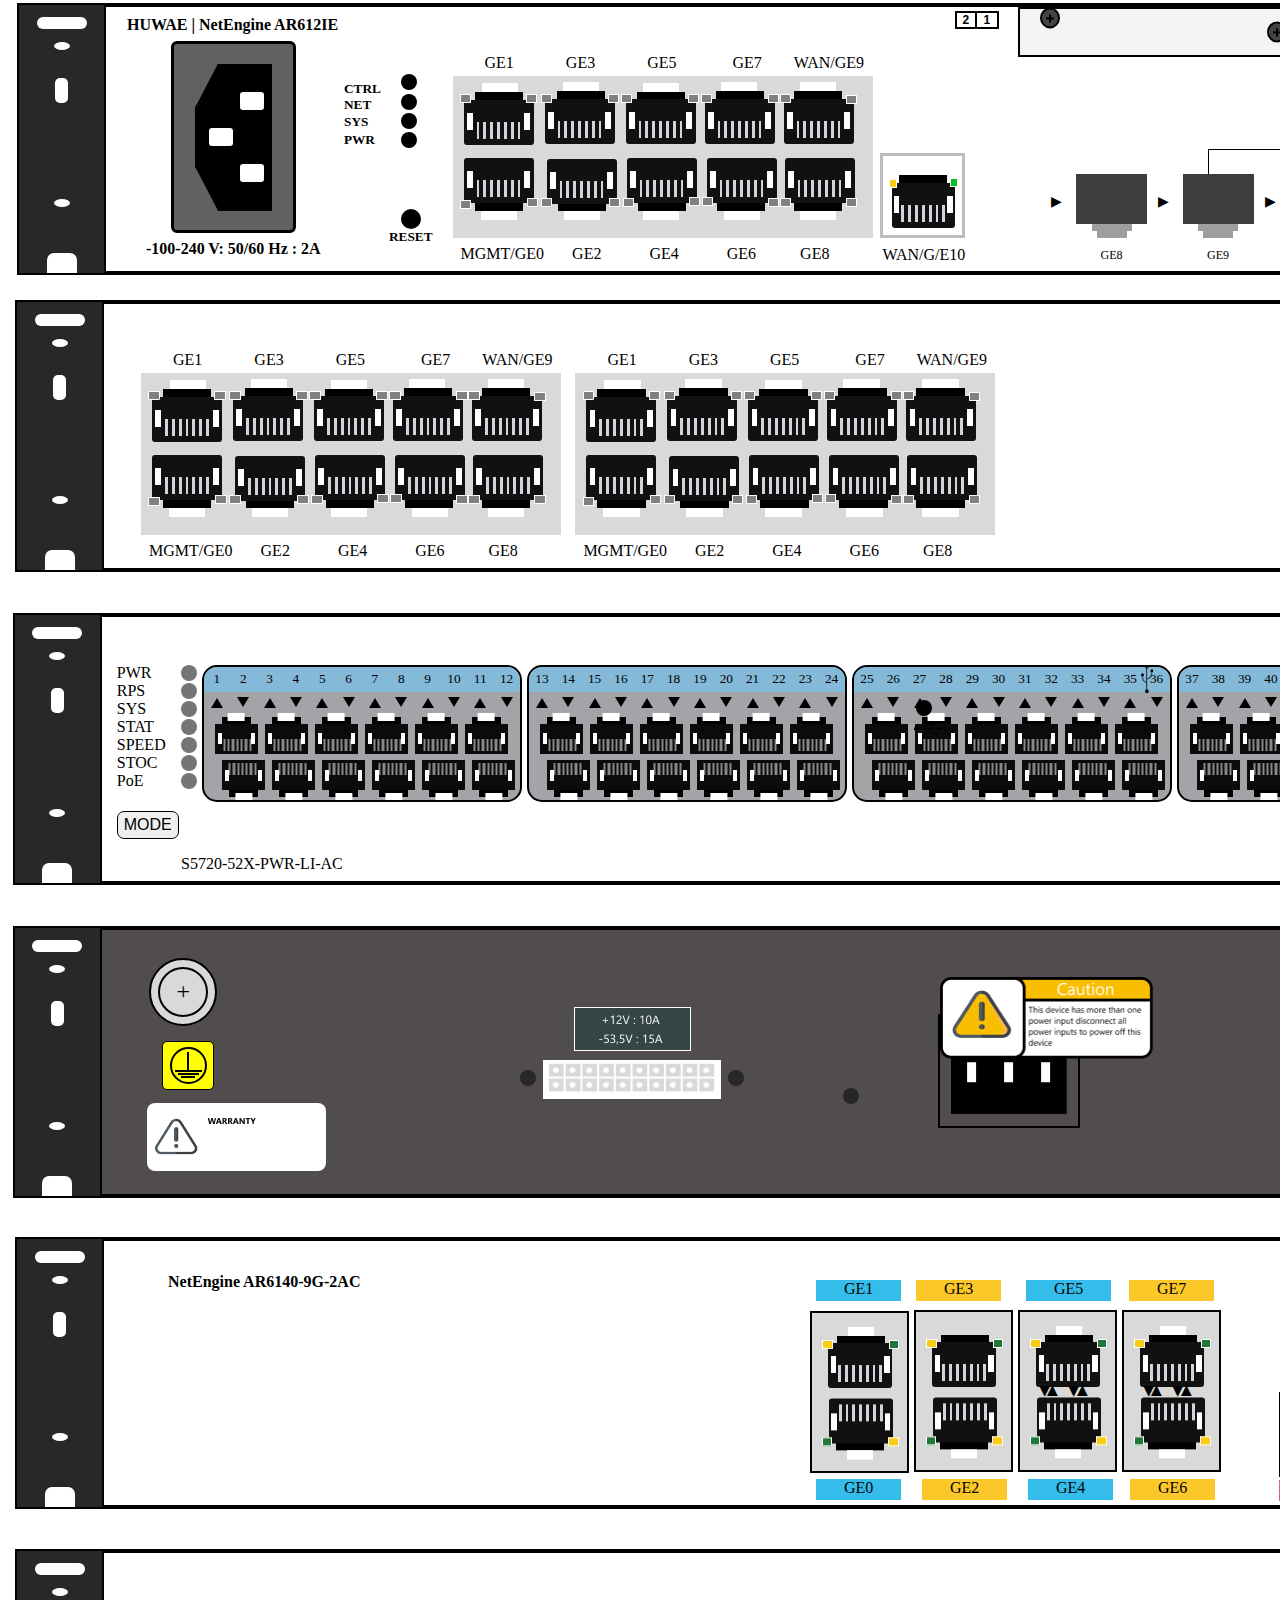
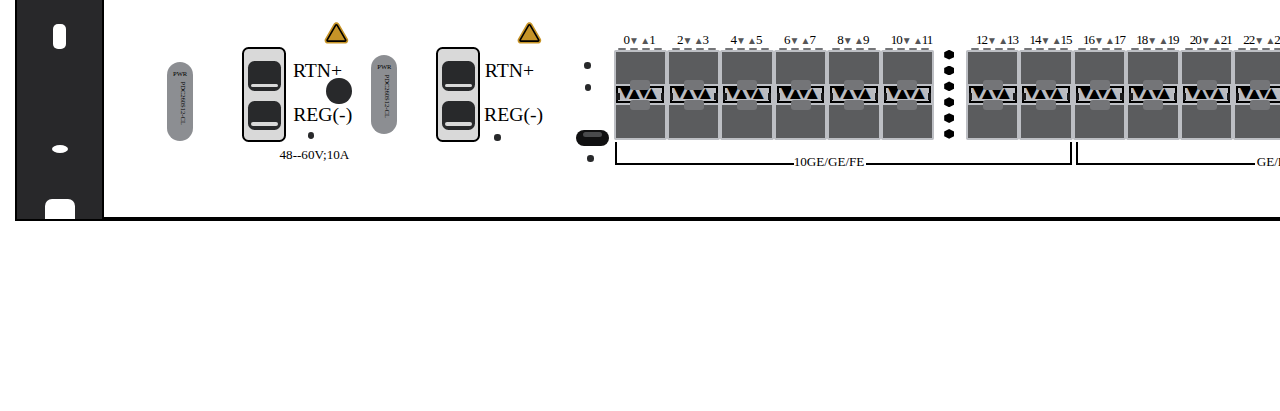
<file: AR6121E/index.html>
<!DOCTYPE html>
<html lang="en">

<head>
    <meta charset="UTF-8">
    <meta name="viewport" content="width=device-width, initial-scale=1.0">
    <title>Document</title>
    <link rel="stylesheet" href="index.css">
</head>

<body>

    <!-- -------------------------------assi1--------------------------------------------------- -->
    <div class="AE121-pro1">
        <div class="AE121-left-pro1">
            <div class="left-box-pro1">
                <div class="left-top-pro1">
                    <div class="left-inr-top-pro1"></div>
                    <span class="small-div-pro1"></span>
                    <div class="left-inr-bottom-pro1"></div>
                </div>
                <div class="left-bottom-pro1">
                    <span class="small-div-pro1"></span>
                    <div class="left-last-bottom-pro1"></div>
                </div>
            </div>
        </div>
        <div class="AR121-header-pro1">

            <div class="AR121-section1-pro1">
                <h5 class="AR121-heading121-pro1">HUWAE | NetEngine AR612IE</h5>
                <div class="AR121-section11-pro1">
                    <div class="AR121-innersec111-pro1">
                        <span class="AR121-subsec1-pro1"></span>
                        <span class="AR121-subsec2-pro1"></span>
                        <span class="AR121-subsec3-pro1"></span>
                    </div>
                </div>
                <h5 class="AR121-heading1211-pro1">-100-240 V: 50/60 Hz : 2A</h5>
            </div>

            <div class="AR121-section2-pro1">
                <h5 class="section2-text1">PWR</h5> <span class="AR121-section21"></span>
                <h5 class="section2-text2">SYS</h5> <span class="AR121-section22"></span>
                <h5 class="section2-text3">NET</h5> <span class="AR121-section23"></span>
                <h5 class="section2-text4">CTRL</h5> <span class="AR121-section24"></span>
                <h5 class="section2-text5">RESET</h5> <span class="AR121-section25"></span>
            </div>

            <div class="AE121-Main3-pro1">
                <div class="AR121-section3-pro1">
                    <div class="AE121-name1-pro1">&nbsp;&nbsp;&nbsp;&nbsp;&nbsp;&nbsp;&nbsp;&nbsp;GE1
                        &nbsp;&nbsp;&nbsp;&nbsp;&nbsp;&nbsp;&nbsp;&nbsp;&nbsp;&nbsp;&nbsp;&nbsp;GE3
                        &nbsp;&nbsp;&nbsp;&nbsp;&nbsp;&nbsp;&nbsp;&nbsp;&nbsp;&nbsp;&nbsp;&nbsp;GE5
                        &nbsp;&nbsp;&nbsp;&nbsp;&nbsp;&nbsp;&nbsp;&nbsp;&nbsp;&nbsp;&nbsp;&nbsp;
                        GE7&nbsp;&nbsp;&nbsp;&nbsp;&nbsp;&nbsp;&nbsp;&nbsp;WAN/GE9
                    </div>
                    <div class="AR121-sec3head-pro1">
                        <span class="ae-whitekbox11-pro1"></span>
                        <span class="ae-blackbox11-pro1"></span>
                        <span class="led-gray11-pro1"></span>
                        <span class="led-green11-pro1"></span>
                        <div class="ae-port11-pro1">
                            <div class="ae-pins11-pro1">
                                <span class="ae-side-pin11-pro1"></span>
                                <span></span><span></span><span></span>
                                <span></span><span></span><span></span><span></span>
                                <span class="ae-side-pin11-pro1"></span>
                            </div>
                        </div>


                        <span class="ae-whitekbox12-pro1"></span>
                        <span class="ae-blackbox12-pro1"></span>
                        <span class="led-gray12-pro1"></span>
                        <span class="led-green12-pro1"></span>
                        <div class="ae-port12-pro1">
                            <div class="ae-pins12-pro1">
                                <span class="ae-side-pin12-pro1"></span>
                                <span></span><span></span><span></span>
                                <span></span><span></span><span></span><span></span>
                                <span class="ae-side-pin12-pro1"></span>
                            </div>
                        </div>



                        <span class="ae-whitekbox13-pro1"></span>
                        <span class="ae-blackbox13-pro1"></span>
                        <span class="led-gray13-pro1"></span>
                        <span class="led-green13-pro1"></span>
                        <div class="ae-port13-pro1">
                            <div class="ae-pins13-pro1">
                                <span class="ae-side-pin13-pro1"></span>
                                <span></span><span></span><span></span>
                                <span></span><span></span><span></span><span></span>
                                <span class="ae-side-pin13-pro1"></span>
                            </div>
                        </div>



                        <span class="ae-whitekbox14-pro1"></span>
                        <span class="ae-blackbox14-pro1"></span>
                        <span class="led-gray14-pro1"></span>
                        <span class="led-green14-pro1"></span>
                        <div class="ae-port14-pro1">
                            <div class="ae-pins14-pro1">
                                <span class="ae-side-pin14-pro1"></span>
                                <span></span><span></span><span></span>
                                <span></span><span></span><span></span><span></span>
                                <span class="ae-side-pin14-pro1"></span>
                            </div>
                        </div>

                        <span class="ae-whitekbox15-pro1"></span>
                        <span class="ae-blackbox15-pro1"></span>
                        <span class="led-gray15-pro1"></span>
                        <span class="led-green15-pro1"></span>
                        <div class="ae-port15-pro1">
                            <div class="ae-pins15-pro1">
                                <span class="ae-side-pin15-pro1"></span>
                                <span></span><span></span><span></span>
                                <span></span><span></span><span></span><span></span>
                                <span class="ae-side-pin15-pro1"></span>
                            </div>
                        </div>


                        <span class="ae-whitekbox16-pro1"></span>
                        <span class="ae-blackbox16-pro1"></span>
                        <span class="led-gray16-pro1"></span>
                        <span class="led-green16-pro1"></span>
                        <div class="ae-port16-pro1">
                            <div class="ae-pins16-pro1">
                                <span class="ae-side-pin16-pro1"></span>
                                <span></span><span></span><span></span>
                                <span></span><span></span><span></span><span></span>
                                <span class="ae-side-pin16-pro1"></span>
                            </div>
                        </div>



                        <span class="ae-whitekbox17-pro1"></span>
                        <span class="ae-blackbox17-pro1"></span>
                        <span class="led-gray17-pro1"></span>
                        <span class="led-green17-pro1"></span>
                        <div class="ae-port17-pro1">
                            <div class="ae-pins17-pro1">
                                <span class="ae-side-pin17-pro1"></span>
                                <span></span><span></span><span></span>
                                <span></span><span></span><span></span><span></span>
                                <span class="ae-side-pin17-pro1"></span>
                            </div>
                        </div>



                        <span class="ae-whitekbox18-pro1"></span>
                        <span class="ae-blackbox18-pro1"></span>
                        <span class="led-gray18-pro1"></span>
                        <span class="led-green18-pro1"></span>
                        <div class="ae-port18-pro1">
                            <div class="ae-pins18-pro1">
                                <span class="ae-side-pin18-pro1"></span>
                                <span></span><span></span><span></span>
                                <span></span><span></span><span></span><span></span>
                                <span class="ae-side-pin18-pro1"></span>
                            </div>
                        </div>


                        <span class="ae-whitekbox19-pro1"></span>
                        <span class="ae-blackbox19-pro1"></span>
                        <span class="led-gray19-pro1"></span>
                        <span class="led-green19-pro1"></span>
                        <div class="ae-port19-pro1">
                            <div class="ae-pins19-pro1">
                                <span class="ae-side-pin19-pro1"></span>
                                <span></span><span></span><span></span>
                                <span></span><span></span><span></span><span></span>
                                <span class="ae-side-pin19-pro1"></span>
                            </div>
                        </div>


                        <span class="ae-whitekbox20-pro1"></span>
                        <span class="ae-blackbox20-pro1"></span>
                        <span class="led-gray20-pro1"></span>
                        <span class="led-green20-pro1"></span>
                        <div class="ae-port20-pro1">
                            <div class="ae-pins20-pro1">
                                <span class="ae-side-pin20-pro1"></span>
                                <span></span><span></span><span></span>
                                <span></span><span></span><span></span><span></span>
                                <span class="ae-side-pin20-pro1"></span>
                            </div>
                        </div>


                    </div>
                    <div class="AE121-name2-pro1">&nbsp;&nbsp;MGMT/GE0 &nbsp;&nbsp;&nbsp;&nbsp;&nbsp;
                        GE2&nbsp;&nbsp; &nbsp;&nbsp;&nbsp;&nbsp;&nbsp;&nbsp;&nbsp;&nbsp;
                        GE4 &nbsp;&nbsp;&nbsp;&nbsp;&nbsp;&nbsp;&nbsp;&nbsp;&nbsp;&nbsp;&nbsp;GE6&nbsp;&nbsp;
                        &nbsp;&nbsp;&nbsp;&nbsp;&nbsp;&nbsp;&nbsp;&nbsp;GE8</div>
                </div>
            </div>

            <div class="AR121-sec3foot-pro1">
                <div class="ethernet-box-pro1">
                    <span class="ae-blackbox-pro1"></span>
                    <span class="led-yellow-pro1"></span>
                    <span class="led-green-pro1"></span>
                    <div class="ae-port-pro1">
                        <div class="ae-pins-pro1">
                            <span class="ae-side-pin21-pro1"></span>
                            <span></span><span></span><span></span>
                            <span></span><span></span><span></span><span></span>
                            <span class="ae-side-pin22-pro1"></span>
                        </div>
                    </div>
                </div>
                <div class="AE121-name3-pro1">WAN/G/E10</div>
            </div>

            <div class="AE212-box121-pro1">
                <span class="Ae121-innerbox122-pro1">2</span>
                <span class="Ae121-innerbox123-pro1">1</span>
            </div>

            <div class="AE121-section4-pro1">
                <div class="side-box-pro1">
                    <div class="AE121-innerdiv1-pro1"> <span class="bolt1-pro1"></span></div>
                </div>
                <div class="mid-box-pro1">
                    <span class="divider-pro1"></span>
                    <span class="bolt2-pro1"></span>
                    <span class="bolt3-pro1"></span>
                </div>
                <div class="side-box-pro1">
                    <div class="AE121-innerdiv2-pro1"> <span class="bolt4-pro1"></span></div>
                </div>
            </div>

            <div class="AE121-section5-pro1">
                <div class="wan-line1-pro1">
                </div>
                <div class="wan-line-pro1">
                    <span>WAN</span>
                </div>
                <div class="wan-line2-pro1">
                </div>
                <div class="ports-pro1">
                    <div class="port-pro1">
                        <div class="screen-pro1"></div>
                        <div class="base1-pro1"></div>
                        <div class="base2-pro1"></div>
                        <p class="AE121-text11-pro1">GE8</p>
                    </div>
                    <span class="arrow-pro1">▶</span>
                    <div class="port-pro1">
                        <div class="screen-pro1"></div>
                        <div class="base1-pro1"></div>
                        <div class="base2-pro1"></div>
                        <p class="AE121-text11-pro1">GE9</p>
                    </div>
                    <span class="arrow-pro1">▶</span>
                    <div class="port-pro1">
                        <div class="screen-pro1"></div>
                        <div class="base1-pro1"></div>
                        <div class="base2-pro1"></div>
                        <p class="AE121-text11-pro1">GE10</p>
                    </div>
                    <span class="arrow-pro1">▶</span>
                    <div class="port-pro1">
                        <div class="screen-pro1"></div>
                        <div class="base1-pro1"></div>
                        <div class="base2-pro1"></div>
                        <p class="AE121-text11-pro1">10GE0</p>
                    </div>
                    <span class="arrow-pro1">▶</span>
                </div>
            </div>

            <div class="AE121-section6-pro1">
                <div class="AE121-icons-pro1">
                    <span class="icon-pro1 minus"></span>
                    <span class="icon-pro1 plus"></span>
                </div>
                <div class="AE121-section6heading-pro1">
                    <span class="title-pro1">NetEngine</span>
                    <span class="subtitle-pro1">AR6000 Series</span>
                </div>
            </div>

            <div class="AE121-section7-pro1">
                <div class="AE121-subsection71-pro1">
                    <div class="AE121-child71-pro1">
                        <span class="usb-block-pro1 top"></span>
                        <span class="usb-block-pro1 bottom"></span>
                        <span class="usb-strip-pro1"></span>
                    </div>


                    <div class="AE121-child72-pro1">
                        <span class="usb-block-pro1 top"></span>
                        <span class="usb-block-pro1 bottom"></span>
                        <span class="usb-strip-pro1"></span>
                    </div>

                </div>

                <img class="AE121-imagecon1-pro1" src="./images/img1.png">
                <img class="AE121-imagecon2-pro1" src="./images/img1.png">
                <div class="AE121-subsection72-pro1">

                    <div class="ethernet-box2-pro1">
                        <span class="ae-blackbox2-pro1"></span>
                        <span class="led-yellow2-pro1"></span>
                        <span class="led-green2-pro1"></span>

                        <div class="ae-port2-pro1">
                            <div class="ae-pins2-pro1">
                                <span class="ae-side-pin212-pro1"></span>
                                <span></span><span></span><span></span>
                                <span></span><span></span><span></span><span></span>
                                <span class="ae-side-pin222-pro1"></span>
                            </div>
                        </div>
                    </div>
                    <div class="AE121-ethertext-pro1">CONSOLE</div>
                </div>
            </div>
        </div>

        <div class="AE121-right-pro1">
            <div class="right-box-pro1">
                <div class="right-top-pro1">
                    <div class="right-inr-top-pro1"></div>
                    <div class="right-circle-pro1">
                        <div class="inr-circle-pro1"></div>
                    </div>
                </div>
                <div class="right-bottom-pro1">
                    <div class="right-last-bottom-pro1"></div>
                </div>
            </div>
        </div>
    </div>
    <!-- -------------------------------assi2--------------------------------------------------- -->
    <div class="AE121-pro2">
        <!-- ..............left-section..................... -->
        <div class="AE121-left-pro2">
            <div class="left-box-pro2">
                <div class="left-top-pro2">
                    <div class="left-inr-top-pro2"></div>
                    <span class="small-div-pro2"></span>
                    <div class="left-inr-bottom-pro2"></div>
                </div>
                <div class="left-bottom-pro2">
                    <span class="small-div-pro2"></span>
                    <div class="left-last-bottom-pro2"></div>
                </div>
            </div>
        </div>
        <!-- ..................mid-section.................................... -->
        <div class="AR121-header-pro2">


            <div class="AE121-Main3-pro2">
                <div class="AR121-section3-pro2">
                    <div class="AE121-name1-pro2">&nbsp;&nbsp;&nbsp;&nbsp;&nbsp;&nbsp;&nbsp;&nbsp;GE1
                        &nbsp;&nbsp;&nbsp;&nbsp;&nbsp;&nbsp;&nbsp;&nbsp;&nbsp;&nbsp;&nbsp;&nbsp;GE3
                        &nbsp;&nbsp;&nbsp;&nbsp;&nbsp;&nbsp;&nbsp;&nbsp;&nbsp;&nbsp;&nbsp;&nbsp;GE5
                        &nbsp;&nbsp;&nbsp;&nbsp;&nbsp;&nbsp;&nbsp;&nbsp;&nbsp;&nbsp;&nbsp;&nbsp;
                        GE7&nbsp;&nbsp;&nbsp;&nbsp;&nbsp;&nbsp;&nbsp;&nbsp;WAN/GE9
                    </div>
                    <div class="AR121-sec3head-pro2">
                        <span class="ae-whitekbox11-pro2"></span>
                        <span class="ae-blackbox11-pro2"></span>
                        <span class="led-gray11-pro2"></span>
                        <span class="led-green11-pro2"></span>
                        <div class="ae-port11-pro2">
                            <div class="ae-pins11-pro2">
                                <span class="ae-side-pin11-pro2"></span>
                                <span></span><span></span><span></span>
                                <span></span><span></span><span></span><span></span>
                                <span class="ae-side-pin11-pro2"></span>
                            </div>
                        </div>


                        <span class="ae-whitekbox12-pro2"></span>
                        <span class="ae-blackbox12-pro2"></span>
                        <span class="led-gray12-pro2"></span>
                        <span class="led-green12-pro2"></span>
                        <div class="ae-port12-pro2">
                            <div class="ae-pins12-pro2">
                                <span class="ae-side-pin12-pro2"></span>
                                <span></span><span></span><span></span>
                                <span></span><span></span><span></span><span></span>
                                <span class="ae-side-pin12-pro2"></span>
                            </div>
                        </div>



                        <span class="ae-whitekbox13-pro2"></span>
                        <span class="ae-blackbox13-pro2"></span>
                        <span class="led-gray13-pro2"></span>
                        <span class="led-green13-pro2"></span>
                        <div class="ae-port13-pro2">
                            <div class="ae-pins13-pro2">
                                <span class="ae-side-pin13-pro2"></span>
                                <span></span><span></span><span></span>
                                <span></span><span></span><span></span><span></span>
                                <span class="ae-side-pin13-pro2"></span>
                            </div>
                        </div>



                        <span class="ae-whitekbox14-pro2"></span>
                        <span class="ae-blackbox14-pro2"></span>
                        <span class="led-gray14-pro2"></span>
                        <span class="led-green14-pro2"></span>
                        <div class="ae-port14-pro2">
                            <div class="ae-pins14-pro2">
                                <span class="ae-side-pin14-pro2"></span>
                                <span></span><span></span><span></span>
                                <span></span><span></span><span></span><span></span>
                                <span class="ae-side-pin14-pro2"></span>
                            </div>
                        </div>

                        <span class="ae-whitekbox15-pro2"></span>
                        <span class="ae-blackbox15-pro2"></span>
                        <span class="led-gray15-pro2"></span>
                        <span class="led-green15-pro2"></span>
                        <div class="ae-port15-pro2">
                            <div class="ae-pins15-pro2">
                                <span class="ae-side-pin15-pro2"></span>
                                <span></span><span></span><span></span>
                                <span></span><span></span><span></span><span></span>
                                <span class="ae-side-pin15-pro2"></span>
                            </div>
                        </div>


                        <span class="ae-whitekbox16-pro2"></span>
                        <span class="ae-blackbox16-pro2"></span>
                        <span class="led-gray16-pro2"></span>
                        <span class="led-green16-pro2"></span>
                        <div class="ae-port16-pro2">
                            <div class="ae-pins16-pro2">
                                <span class="ae-side-pin16-pro2"></span>
                                <span></span><span></span><span></span>
                                <span></span><span></span><span></span><span></span>
                                <span class="ae-side-pin16-pro2"></span>
                            </div>
                        </div>



                        <span class="ae-whitekbox17-pro2"></span>
                        <span class="ae-blackbox17-pro2"></span>
                        <span class="led-gray17-pro2"></span>
                        <span class="led-green17-pro2"></span>
                        <div class="ae-port17-pro2">
                            <div class="ae-pins17-pro2">
                                <span class="ae-side-pin17-pro2"></span>
                                <span></span><span></span><span></span>
                                <span></span><span></span><span></span><span></span>
                                <span class="ae-side-pin17-pro2"></span>
                            </div>
                        </div>



                        <span class="ae-whitekbox18-pro2"></span>
                        <span class="ae-blackbox18-pro2"></span>
                        <span class="led-gray18-pro2"></span>
                        <span class="led-green18-pro2"></span>
                        <div class="ae-port18-pro2">
                            <div class="ae-pins18-pro2">
                                <span class="ae-side-pin18-pro2"></span>
                                <span></span><span></span><span></span>
                                <span></span><span></span><span></span><span></span>
                                <span class="ae-side-pin18-pro2"></span>
                            </div>
                        </div>


                        <span class="ae-whitekbox19-pro2"></span>
                        <span class="ae-blackbox19-pro2"></span>
                        <span class="led-gray19-pro2"></span>
                        <span class="led-green19-pro2"></span>
                        <div class="ae-port19-pro2">
                            <div class="ae-pins19-pro2">
                                <span class="ae-side-pin19-pro2"></span>
                                <span></span><span></span><span></span>
                                <span></span><span></span><span></span><span></span>
                                <span class="ae-side-pin19-pro2"></span>
                            </div>
                        </div>


                        <span class="ae-whitekbox20-pro2"></span>
                        <span class="ae-blackbox20-pro2"></span>
                        <span class="led-gray20-pro2"></span>
                        <span class="led-green20-pro2"></span>
                        <div class="ae-port20-pro2">
                            <div class="ae-pins20-pro2">
                                <span class="ae-side-pin20-pro2"></span>
                                <span></span><span></span><span></span>
                                <span></span><span></span><span></span><span></span>
                                <span class="ae-side-pin20-pro2"></span>
                            </div>
                        </div>


                    </div>
                    <div class="AE121-name2-pro2">&nbsp;&nbsp;MGMT/GE0 &nbsp;&nbsp;&nbsp;&nbsp;&nbsp;
                        GE2&nbsp;&nbsp; &nbsp;&nbsp;&nbsp;&nbsp;&nbsp;&nbsp;&nbsp;&nbsp;
                        GE4 &nbsp;&nbsp;&nbsp;&nbsp;&nbsp;&nbsp;&nbsp;&nbsp;&nbsp;&nbsp;&nbsp;GE6&nbsp;&nbsp;
                        &nbsp;&nbsp;&nbsp;&nbsp;&nbsp;&nbsp;&nbsp;&nbsp;GE8</div>
                </div>
            </div>


            <div class="AE121-Main3-pro2">
                <div class="AR121-section3-pro2">
                    <div class="AE121-name1-pro2">&nbsp;&nbsp;&nbsp;&nbsp;&nbsp;&nbsp;&nbsp;&nbsp;GE1
                        &nbsp;&nbsp;&nbsp;&nbsp;&nbsp;&nbsp;&nbsp;&nbsp;&nbsp;&nbsp;&nbsp;&nbsp;GE3
                        &nbsp;&nbsp;&nbsp;&nbsp;&nbsp;&nbsp;&nbsp;&nbsp;&nbsp;&nbsp;&nbsp;&nbsp;GE5
                        &nbsp;&nbsp;&nbsp;&nbsp;&nbsp;&nbsp;&nbsp;&nbsp;&nbsp;&nbsp;&nbsp;&nbsp;
                        GE7&nbsp;&nbsp;&nbsp;&nbsp;&nbsp;&nbsp;&nbsp;&nbsp;WAN/GE9
                    </div>
                    <div class="AR121-sec3head-pro2">
                        <span class="ae-whitekbox11-pro2"></span>
                        <span class="ae-blackbox11-pro2"></span>
                        <span class="led-gray11-pro2"></span>
                        <span class="led-green11-pro2"></span>
                        <div class="ae-port11-pro2">
                            <div class="ae-pins11-pro2">
                                <span class="ae-side-pin11-pro2"></span>
                                <span></span><span></span><span></span>
                                <span></span><span></span><span></span><span></span>
                                <span class="ae-side-pin11-pro2"></span>
                            </div>
                        </div>


                        <span class="ae-whitekbox12-pro2"></span>
                        <span class="ae-blackbox12-pro2"></span>
                        <span class="led-gray12-pro2"></span>
                        <span class="led-green12-pro2"></span>
                        <div class="ae-port12-pro2">
                            <div class="ae-pins12-pro2">
                                <span class="ae-side-pin12-pro2"></span>
                                <span></span><span></span><span></span>
                                <span></span><span></span><span></span><span></span>
                                <span class="ae-side-pin12-pro2"></span>
                            </div>
                        </div>



                        <span class="ae-whitekbox13-pro2"></span>
                        <span class="ae-blackbox13-pro2"></span>
                        <span class="led-gray13-pro2"></span>
                        <span class="led-green13-pro2"></span>
                        <div class="ae-port13-pro2">
                            <div class="ae-pins13-pro2">
                                <span class="ae-side-pin13-pro2"></span>
                                <span></span><span></span><span></span>
                                <span></span><span></span><span></span><span></span>
                                <span class="ae-side-pin13-pro2"></span>
                            </div>
                        </div>



                        <span class="ae-whitekbox14-pro2"></span>
                        <span class="ae-blackbox14-pro2"></span>
                        <span class="led-gray14-pro2"></span>
                        <span class="led-green14-pro2"></span>
                        <div class="ae-port14-pro2">
                            <div class="ae-pins14-pro2">
                                <span class="ae-side-pin14-pro2"></span>
                                <span></span><span></span><span></span>
                                <span></span><span></span><span></span><span></span>
                                <span class="ae-side-pin14-pro2"></span>
                            </div>
                        </div>

                        <span class="ae-whitekbox15-pro2"></span>
                        <span class="ae-blackbox15-pro2"></span>
                        <span class="led-gray15-pro2"></span>
                        <span class="led-green15-pro2"></span>
                        <div class="ae-port15-pro2">
                            <div class="ae-pins15-pro2">
                                <span class="ae-side-pin15-pro2"></span>
                                <span></span><span></span><span></span>
                                <span></span><span></span><span></span><span></span>
                                <span class="ae-side-pin15-pro2"></span>
                            </div>
                        </div>


                        <span class="ae-whitekbox16-pro2"></span>
                        <span class="ae-blackbox16-pro2"></span>
                        <span class="led-gray16-pro2"></span>
                        <span class="led-green16-pro2"></span>
                        <div class="ae-port16-pro2">
                            <div class="ae-pins16-pro2">
                                <span class="ae-side-pin16-pro2"></span>
                                <span></span><span></span><span></span>
                                <span></span><span></span><span></span><span></span>
                                <span class="ae-side-pin16-pro2"></span>
                            </div>
                        </div>



                        <span class="ae-whitekbox17-pro2"></span>
                        <span class="ae-blackbox17-pro2"></span>
                        <span class="led-gray17-pro2"></span>
                        <span class="led-green17-pro2"></span>
                        <div class="ae-port17-pro2">
                            <div class="ae-pins17-pro2">
                                <span class="ae-side-pin17-pro2"></span>
                                <span></span><span></span><span></span>
                                <span></span><span></span><span></span><span></span>
                                <span class="ae-side-pin17-pro2"></span>
                            </div>
                        </div>



                        <span class="ae-whitekbox18-pro2"></span>
                        <span class="ae-blackbox18-pro2"></span>
                        <span class="led-gray18-pro2"></span>
                        <span class="led-green18-pro2"></span>
                        <div class="ae-port18-pro2">
                            <div class="ae-pins18-pro2">
                                <span class="ae-side-pin18-pro2"></span>
                                <span></span><span></span><span></span>
                                <span></span><span></span><span></span><span></span>
                                <span class="ae-side-pin18-pro2"></span>
                            </div>
                        </div>


                        <span class="ae-whitekbox19-pro2"></span>
                        <span class="ae-blackbox19-pro2"></span>
                        <span class="led-gray19-pro2"></span>
                        <span class="led-green19-pro2"></span>
                        <div class="ae-port19-pro2">
                            <div class="ae-pins19-pro2">
                                <span class="ae-side-pin19-pro2"></span>
                                <span></span><span></span><span></span>
                                <span></span><span></span><span></span><span></span>
                                <span class="ae-side-pin19-pro2"></span>
                            </div>
                        </div>


                        <span class="ae-whitekbox20-pro2"></span>
                        <span class="ae-blackbox20-pro2"></span>
                        <span class="led-gray20-pro2"></span>
                        <span class="led-green20-pro2"></span>
                        <div class="ae-port20-pro2">
                            <div class="ae-pins20-pro2">
                                <span class="ae-side-pin20-pro2"></span>
                                <span></span><span></span><span></span>
                                <span></span><span></span><span></span><span></span>
                                <span class="ae-side-pin20-pro2"></span>
                            </div>
                        </div>


                    </div>
                    <div class="AE121-name2-pro2">&nbsp;&nbsp;MGMT/GE0 &nbsp;&nbsp;&nbsp;&nbsp;&nbsp;
                        GE2&nbsp;&nbsp; &nbsp;&nbsp;&nbsp;&nbsp;&nbsp;&nbsp;&nbsp;&nbsp;
                        GE4 &nbsp;&nbsp;&nbsp;&nbsp;&nbsp;&nbsp;&nbsp;&nbsp;&nbsp;&nbsp;&nbsp;GE6&nbsp;&nbsp;
                        &nbsp;&nbsp;&nbsp;&nbsp;&nbsp;&nbsp;&nbsp;&nbsp;GE8</div>
                </div>
            </div>

            <div class="S5328C-name1-pro2">Lorem</div>
            <div class="ethernet-boxs5-pro2">
                <span class="ae-blackboxs5-pro2"></span>
                <span class="led-yellows5-pro2"></span>
                <span class="led-greens5-pro2"></span>
                <div class="ae-ports5-pro2">
                    <div class="ae-pinss5-pro2">
                        <span class="ae-side-pins5-pro2"></span>
                        <span></span><span></span><span></span>
                        <span></span><span></span><span></span><span></span>
                        <span class="ae-side-pins5-pro2"></span>
                    </div>
                </div>
            </div>
            <div class="ethernet-box-pro2">
                <span class="ae-blackbox-pro2"></span>
                <span class="led-yellow-pro2"></span>
                <span class="led-green-pro2"></span>
                <div class="ae-port-pro2">
                    <div class="ae-pins-pro2">
                        <span class="ae-side-pin21-pro2"></span>
                        <span></span><span></span><span></span>
                        <span></span><span></span><span></span><span></span>
                        <span class="ae-side-pin22-pro2"></span>
                    </div>
                </div>
            </div>
            <div class="S5328C-name2-pro2">CONSOLE</div>


            <div class="S5328C-Main-pro2">
                <div class="S5328C-submenu-pro2">
                    <div class="C532-pro2">
                        <span class="S5328C-pro2"></span><span class="S5328C-pro2"></span><span
                            class="S5328C-pro2"></span><span class="S5328C-pro2"></span><span
                            class="S5328C"></span><span class="S5328C-pro2"></span><span
                            class="S5328C-pro2"></span><span class="S5328C-pro2"></span><span
                            class="S5328C-pro2"></span><span class="S5328C-pro2"></span><span
                            class="S5328C-pro2"></span><span class="S5328C-pro2"></span><span
                            class="S5328C"></span><span class="S5328C-pro2"></span><span
                            class="S5328C-pro2"></span><span class="S5328C-pro2"></span><span
                            class="S5328C-pro2"></span><span class="S5328C-pro2"></span><span
                            class="S5328C-pro2"></span><span class="S5328C-pro2"></span><span
                            class="S5328C-pro2"></span><span class="S5328C-pro2"></span><span
                            class="S5328C-pro2"></span><span class="S5328C-pro2"></span>
                    </div>
                    <div class="C5321-pro2"></div>
                    <div class="C5322-pro2"></div>
                </div>

                <div class="S5328C-submenu-pro2">
                    <div class="C532-pro2">
                        <span class="S5328C-pro2"></span><span class="S5328C-pro2"></span><span
                            class="S5328C-pro2"></span><span class="S5328C-pro2"></span><span
                            class="S5328C-pro2"></span><span class="S5328C-pro2"></span><span
                            class="S5328C-pro2"></span><span class="S5328C-pro2"></span><span
                            class="S5328C-pro2"></span><span class="S5328C-pro2"></span><span
                            class="S5328C-pro2"></span><span class="S5328C-pro2"></span><span
                            class="S5328C-pro2"></span><span class="S5328C-pro2"></span><span
                            class="S5328C-pro2"></span><span class="S5328C-pro2"></span><span
                            class="S5328C-pro2"></span><span class="S5328C-pro2"></span><span
                            class="S5328C-pro2"></span><span class="S5328C-pro2"></span><span
                            class="S5328C-pro2"></span><span class="S5328C-pro2"></span><span
                            class="S5328C-pro2"></span><span class="S5328C-pro2"></span>
                    </div>
                    <div class="C5321-pro2"></div>
                    <div class="C5322-pro2"></div>
                </div>

                <div class="S5328C-submenu-pro2">
                    <div class="C532-pro2">
                        <span class="S5328C-pro2"></span><span class="S5328C-pro2"></span><span
                            class="S5328C-pro2"></span><span class="S5328C-pro2"></span><span
                            class="S5328C-pro2"></span><span class="S5328C-pro2"></span><span
                            class="S5328C-pro2"></span><span class="S5328C-pro2"></span><span
                            class="S5328C-pro2"></span><span class="S5328C-pro2"></span><span
                            class="S5328C-pro2"></span><span class="S5328C-pro2"></span><span
                            class="S5328C-pro2"></span><span class="S5328C-pro2"></span><span
                            class="S5328C-pro2"></span><span class="S5328C-pro2"></span><span
                            class="S5328C-pro2"></span><span class="S5328C-pro2"></span><span
                            class="S5328C-pro2"></span><span class="S5328C-pro2"></span><span
                            class="S5328C-pro2"></span><span class="S5328C-pro2"></span><span
                            class="S5328C-pro2"></span><span class="S5328C-pro2"></span>
                    </div>
                    <div class="C5321-pro2"></div>
                    <div class="C5322-pro2"></div>
                </div>

                <div class="S5328C-submenu-pro2">
                    <div class="C532-pro2">
                        <span class="S5328C-pro2"></span><span class="S5328C-pro2"></span><span
                            class="S5328C-pro2"></span><span class="S5328C-pro2"></span><span
                            class="S5328C-pro2"></span><span class="S5328C-pro2"></span><span
                            class="S5328C-pro2"></span><span class="S5328C-pro2"></span><span
                            class="S5328C-pro2"></span><span class="S5328C-pro2"></span><span
                            class="S5328C-pro2"></span><span class="S5328C-pro2"></span><span
                            class="S5328C-pro2"></span><span class="S5328C-pro2"></span><span
                            class="S5328C-pro2"></span><span class="S5328C-pro2"></span><span
                            class="S5328C-pro2"></span><span class="S5328C-pro2"></span><span
                            class="S5328C-pro2"></span><span class="S5328C-pro2"></span><span
                            class="S5328C-pro2"></span><span class="S5328C-pro2"></span><span
                            class="S5328C-pro2"></span><span class="S5328C-pro2"></span>
                    </div>
                    <div class="C5321-pro2"></div>
                    <div class="C5322-pro2"></div>
                </div>
            </div>

        </div>
        <!-- ....................................right-section......................................................... -->
        <div class="AE121-right-pro2">
            <div class="right-box-pro2">
                <div class="right-top-pro2">
                    <div class="right-inr-top-pro2"></div>
                    <div class="right-circle-pro2">
                        <div class="inr-circle-pro2"></div>
                    </div>
                </div>
                <div class="right-bottom-pro2">
                    <div class="right-last-bottom-pro2"></div>
                </div>
            </div>
        </div>
    </div>
    <!-- -------------------------------assi4--------------------------------------------------- -->
    <div class="box-pro4">
        <div class="left-box-pro4">
            <div class="left-top-pro4">
                <div class="left-inr-top-pro4"></div>
                <span class="small-div-pro4"></span>
                <div class="left-inr-bottom-pro4"></div>
            </div>
            <div class="left-bottom-pro4">
                <span class="small-div-pro4"></span>
                <div class="left-last-bottom-pro4"></div>
            </div>
        </div>

        <div class="main-box-pro4">
            <div class="main-left-pro4">
                <div class="main-left-lists-pro4">
                    <ul>
                        <li>
                            <h5>PWR</h5>
                            <span class="span-circle-pro4"></span>
                        </li>
                        <li>
                            <h5>RPS</h5>
                            <span class="span-circle-pro4"></span>
                        </li>
                        <li>
                            <h5>SYS</h5>
                            <span class="span-circle-pro4"></span>
                        </li>
                        <li>
                            <h5>STAT</h5>
                            <span class="span-circle-pro4"></span>
                        </li>
                        <li>
                            <h5>SPEED</h5>
                            <span class="span-circle-pro4"></span>
                        </li>
                        <li>
                            <h5>STOC</h5>
                            <span class="span-circle-pro4"></span>
                        </li>
                        <li>
                            <h5>PoE</h5>
                            <span class="span-circle-pro4"></span>
                        </li>
                    </ul>
                </div>
                <div class="btn-pro4">
                    <button>MODE</button>
                </div>
            </div>
            <span class="divpro-text2-pro4">S5720-52X-PWR-LI-AC</span>


            <div class="main-right-pro4">

                <div class="chip-pro4-container-pro4">
                    <!-- HEADER -->
                    <div class="header-pro4-pro4">
                        <div class="blue-header-pro4">
                            <div class="port-pro4-grid-pro4">
                                <div class="port-pro4">1</div>
                                <div class="port-pro4">2</div>
                                <div class="port-pro4">3</div>
                                <div class="port-pro4">4</div>
                                <div class="port-pro4">5</div>
                                <div class="port-pro4">6</div>
                                <div class="port-pro4">7</div>
                                <div class="port-pro4">8</div>
                                <div class="port-pro4">9</div>
                                <div class="port-pro4">10</div>
                                <div class="port-pro4">11</div>
                                <div class="port-pro4">12</div>
                            </div>
                        </div>

                        <div class="grey-header-pro4">
                            <div class="arrow-grid-pro4">
                                <span class="arrow-box-pro4"></span>
                                <span class="arrow-box-pro4"></span>
                                <span class="arrow-box-pro4"></span>
                                <span class="arrow-box-pro4"></span>
                                <span class="arrow-box-pro4"></span>
                                <span class="arrow-box-pro4"></span>
                                <span class="arrow-box-pro4"></span>
                                <span class="arrow-box-pro4"></span>
                                <span class="arrow-box-pro4"></span>
                                <span class="arrow-box-pro4"></span>
                                <span class="arrow-box-pro4"></span>
                                <span class="arrow-box-pro4"></span>
                            </div>
                        </div>
                    </div>

                    <!-- BODY -->
                    <div class="body-pro4">
                        <div class="chip-pro4-parent-pro4">
                            <!-- 12 chip-pro4s -->
                            <div class="chip-pro4-wrapper-pro4">
                                <div class="chip-pro4">
                                    <div class="blackdiv-pro4"></div>
                                    <div class="inr-chip-pro4-left inr-chip-pro4"></div>
                                    <div class="inr-chip-pro4-mid">
                                        <span class="line-pro4"></span><span class="line-pro4"></span><span
                                            class="line-pro4"></span>
                                        <span class="line-pro4"></span><span class="line-pro4"></span><span
                                            class="line-pro4"></span>
                                        <span class="line-pro4"></span>
                                    </div>
                                    <div class="inr-chip-pro4-right inr-chip-pro4"></div>
                                </div>
                            </div>
                            <div class="chip-pro4-wrapper-pro4">
                                <div class="chip-pro4">
                                    <div class="blackdiv-pro4"></div>
                                    <div class="inr-chip-pro4-left inr-chip-pro4"></div>
                                    <div class="inr-chip-pro4-mid">
                                        <span class="line-pro4"></span><span class="line-pro4"></span><span
                                            class="line-pro4"></span>
                                        <span class="line-pro4"></span><span class="line-pro4"></span><span
                                            class="line-pro4"></span>
                                        <span class="line-pro4"></span>
                                    </div>
                                    <div class="inr-chip-pro4-right inr-chip-pro4"></div>
                                </div>
                            </div>
                            <div class="chip-pro4-wrapper-pro4">
                                <div class="chip-pro4">
                                    <div class="blackdiv-pro4"></div>
                                    <div class="inr-chip-pro4-left inr-chip-pro4"></div>
                                    <div class="inr-chip-pro4-mid">
                                        <span class="line-pro4"></span><span class="line-pro4"></span><span
                                            class="line-pro4"></span>
                                        <span class="line-pro4"></span><span class="line-pro4"></span><span
                                            class="line-pro4"></span>
                                        <span class="line-pro4"></span>
                                    </div>
                                    <div class="inr-chip-pro4-right inr-chip-pro4"></div>
                                </div>
                            </div>
                            <div class="chip-pro4-wrapper-pro4">
                                <div class="chip-pro4">
                                    <div class="blackdiv-pro4"></div>
                                    <div class="inr-chip-pro4-left inr-chip-pro4"></div>
                                    <div class="inr-chip-pro4-mid">
                                        <span class="line-pro4"></span><span class="line-pro4"></span><span
                                            class="line-pro4"></span>
                                        <span class="line-pro4"></span><span class="line-pro4"></span><span
                                            class="line-pro4"></span>
                                        <span class="line-pro4"></span>
                                    </div>
                                    <div class="inr-chip-pro4-right inr-chip-pro4"></div>
                                </div>
                            </div>
                            <div class="chip-pro4-wrapper-pro4">
                                <div class="chip-pro4">
                                    <div class="blackdiv-pro4"></div>
                                    <div class="inr-chip-pro4-left inr-chip-pro4"></div>
                                    <div class="inr-chip-pro4-mid">
                                        <span class="line-pro4"></span><span class="line-pro4"></span><span
                                            class="line-pro4"></span>
                                        <span class="line-pro4"></span><span class="line-pro4"></span><span
                                            class="line-pro4"></span>
                                        <span class="line-pro4"></span>
                                    </div>
                                    <div class="inr-chip-pro4-right inr-chip-pro4"></div>
                                </div>
                            </div>
                            <div class="chip-pro4-wrapper-pro4">
                                <div class="chip-pro4">
                                    <div class="blackdiv-pro4"></div>
                                    <div class="inr-chip-pro4-left inr-chip-pro4"></div>
                                    <div class="inr-chip-pro4-mid">
                                        <span class="line-pro4"></span><span class="line-pro4"></span><span
                                            class="line-pro4"></span>
                                        <span class="line-pro4"></span><span class="line-pro4"></span><span
                                            class="line-pro4"></span>
                                        <span class="line-pro4"></span>
                                    </div>
                                    <div class="inr-chip-pro4-right inr-chip-pro4"></div>
                                </div>
                            </div>

                            <div class="chip-pro4-wrapper-pro4">
                                <div class="chip-pro4">
                                    <div class="blackdiv-pro4"></div>
                                    <div class="inr-chip-pro4-left inr-chip-pro4"></div>
                                    <div class="inr-chip-pro4-mid">
                                        <span class="line-pro4"></span><span class="line-pro4"></span><span
                                            class="line-pro4"></span>
                                        <span class="line-pro4"></span><span class="line-pro4"></span><span
                                            class="line-pro4"></span>
                                        <span class="line-pro4"></span>
                                    </div>
                                    <div class="inr-chip-pro4-right inr-chip-pro4"></div>
                                </div>
                            </div>
                            <div class="chip-pro4-wrapper-pro4">
                                <div class="chip-pro4">
                                    <div class="blackdiv-pro4"></div>
                                    <div class="inr-chip-pro4-left inr-chip-pro4"></div>
                                    <div class="inr-chip-pro4-mid">
                                        <span class="line-pro4"></span><span class="line-pro4"></span><span
                                            class="line-pro4"></span>
                                        <span class="line-pro4"></span><span class="line-pro4"></span><span
                                            class="line-pro4"></span>
                                        <span class="line-pro4"></span>
                                    </div>
                                    <div class="inr-chip-pro4-right inr-chip-pro4"></div>
                                </div>
                            </div>
                            <div class="chip-pro4-wrapper-pro4">
                                <div class="chip-pro4">
                                    <div class="blackdiv-pro4"></div>
                                    <div class="inr-chip-pro4-left inr-chip-pro4"></div>
                                    <div class="inr-chip-pro4-mid">
                                        <span class="line-pro4"></span><span class="line-pro4"></span><span
                                            class="line-pro4"></span>
                                        <span class="line-pro4"></span><span class="line-pro4"></span><span
                                            class="line-pro4"></span>
                                        <span class="line-pro4"></span>
                                    </div>
                                    <div class="inr-chip-pro4-right inr-chip-pro4"></div>
                                </div>
                            </div>
                            <div class="chip-pro4-wrapper-pro4">
                                <div class="chip-pro4">
                                    <div class="blackdiv-pro4"></div>
                                    <div class="inr-chip-pro4-left inr-chip-pro4"></div>
                                    <div class="inr-chip-pro4-mid">
                                        <span class="line-pro4"></span><span class="line-pro4"></span><span
                                            class="line-pro4"></span>
                                        <span class="line-pro4"></span><span class="line-pro4"></span><span
                                            class="line-pro4"></span>
                                        <span class="line-pro4"></span>
                                    </div>
                                    <div class="inr-chip-pro4-right inr-chip-pro4"></div>
                                </div>
                            </div>
                            <div class="chip-pro4-wrapper-pro4">
                                <div class="chip-pro4">
                                    <div class="blackdiv-pro4"></div>
                                    <div class="inr-chip-pro4-left inr-chip-pro4"></div>
                                    <div class="inr-chip-pro4-mid">
                                        <span class="line-pro4"></span><span class="line-pro4"></span><span
                                            class="line-pro4"></span>
                                        <span class="line-pro4"></span><span class="line-pro4"></span><span
                                            class="line-pro4"></span>
                                        <span class="line-pro4"></span>
                                    </div>
                                    <div class="inr-chip-pro4-right inr-chip-pro4"></div>
                                </div>
                            </div>
                            <div class="chip-pro4-wrapper-pro4">
                                <div class="chip-pro4">
                                    <div class="blackdiv-pro4"></div>
                                    <div class="inr-chip-pro4-left inr-chip-pro4"></div>
                                    <div class="inr-chip-pro4-mid">
                                        <span class="line-pro4"></span><span class="line-pro4"></span><span
                                            class="line-pro4"></span>
                                        <span class="line-pro4"></span><span class="line-pro4"></span><span
                                            class="line-pro4"></span>
                                        <span class="line-pro4"></span>
                                    </div>
                                    <div class="inr-chip-pro4-right inr-chip-pro4"></div>
                                </div>
                            </div>
                        </div>
                    </div>
                </div>
                <div class="chip-pro4-container-pro4">
                    <!-- HEADER -->
                    <div class="header-pro4">
                        <div class="blue-header-pro4">
                            <div class="port-pro4-grid-pro4">
                                <div class="port-pro4">13</div>
                                <div class="port-pro4">14</div>
                                <div class="port-pro4">15</div>
                                <div class="port-pro4">16</div>
                                <div class="port-pro4">17</div>
                                <div class="port-pro4">18</div>
                                <div class="port-pro4">19</div>
                                <div class="port-pro4">20</div>
                                <div class="port-pro4">21</div>
                                <div class="port-pro4">22</div>
                                <div class="port-pro4">23</div>
                                <div class="port-pro4">24</div>
                            </div>
                        </div>

                        <div class="grey-header-pro4">
                            <div class="arrow-grid-pro4">
                                <span class="arrow-box-pro4"></span>
                                <span class="arrow-box-pro4"></span>
                                <span class="arrow-box-pro4"></span>
                                <span class="arrow-box-pro4"></span>
                                <span class="arrow-box-pro4"></span>
                                <span class="arrow-box-pro4"></span>
                                <span class="arrow-box-pro4"></span>
                                <span class="arrow-box-pro4"></span>
                                <span class="arrow-box-pro4"></span>
                                <span class="arrow-box-pro4"></span>
                                <span class="arrow-box-pro4"></span>
                                <span class="arrow-box-pro4"></span>
                            </div>
                        </div>
                    </div>

                    <!-- BODY -->
                    <div class="body-pro4">
                        <div class="chip-pro4-parent-pro4">
                            <!-- 12 chip-pro4s -->
                            <div class="chip-pro4-wrapper-pro4">
                                <div class="chip-pro4">
                                    <div class="blackdiv-pro4"></div>
                                    <div class="inr-chip-pro4-left inr-chip-pro4"></div>
                                    <div class="inr-chip-pro4-mid">
                                        <span class="line-pro4"></span><span class="line-pro4"></span><span
                                            class="line-pro4"></span>
                                        <span class="line-pro4"></span><span class="line-pro4"></span><span
                                            class="line-pro4"></span>
                                        <span class="line-pro4"></span>
                                    </div>
                                    <div class="inr-chip-pro4-right inr-chip-pro4"></div>
                                </div>
                            </div>
                            <div class="chip-pro4-wrapper-pro4">
                                <div class="chip-pro4">
                                    <div class="blackdiv-pro4"></div>
                                    <div class="inr-chip-pro4-left inr-chip-pro4"></div>
                                    <div class="inr-chip-pro4-mid">
                                        <span class="line-pro4"></span><span class="line-pro4"></span><span
                                            class="line-pro4"></span>
                                        <span class="line-pro4"></span><span class="line-pro4"></span><span
                                            class="line-pro4"></span>
                                        <span class="line-pro4"></span>
                                    </div>
                                    <div class="inr-chip-pro4-right inr-chip-pro4"></div>
                                </div>
                            </div>
                            <div class="chip-pro4-wrapper-pro4">
                                <div class="chip-pro4">
                                    <div class="blackdiv-pro4"></div>
                                    <div class="inr-chip-pro4-left inr-chip-pro4"></div>
                                    <div class="inr-chip-pro4-mid">
                                        <span class="line-pro4"></span><span class="line-pro4"></span><span
                                            class="line-pro4"></span>
                                        <span class="line-pro4"></span><span class="line-pro4"></span><span
                                            class="line-pro4"></span>
                                        <span class="line-pro4"></span>
                                    </div>
                                    <div class="inr-chip-pro4-right inr-chip-pro4"></div>
                                </div>
                            </div>
                            <div class="chip-pro4-wrapper-pro4">
                                <div class="chip-pro4">
                                    <div class="blackdiv-pro4"></div>
                                    <div class="inr-chip-pro4-left inr-chip-pro4"></div>
                                    <div class="inr-chip-pro4-mid">
                                        <span class="line-pro4"></span><span class="line-pro4"></span><span
                                            class="line-pro4"></span>
                                        <span class="line-pro4"></span><span class="line-pro4"></span><span
                                            class="line-pro4"></span>
                                        <span class="line-pro4"></span>
                                    </div>
                                    <div class="inr-chip-pro4-right inr-chip-pro4"></div>
                                </div>
                            </div>
                            <div class="chip-pro4-wrapper-pro4">
                                <div class="chip-pro4">
                                    <div class="blackdiv-pro4"></div>
                                    <div class="inr-chip-pro4-left inr-chip-pro4"></div>
                                    <div class="inr-chip-pro4-mid">
                                        <span class="line-pro4"></span><span class="line-pro4"></span><span
                                            class="line-pro4"></span>
                                        <span class="line-pro4"></span><span class="line-pro4"></span><span
                                            class="line-pro4"></span>
                                        <span class="line-pro4"></span>
                                    </div>
                                    <div class="inr-chip-pro4-right inr-chip-pro4"></div>
                                </div>
                            </div>
                            <div class="chip-pro4-wrapper-pro4">
                                <div class="chip-pro4">
                                    <div class="blackdiv-pro4"></div>
                                    <div class="inr-chip-pro4-left inr-chip-pro4"></div>
                                    <div class="inr-chip-pro4-mid">
                                        <span class="line-pro4"></span><span class="line-pro4"></span><span
                                            class="line-pro4"></span>
                                        <span class="line-pro4"></span><span class="line-pro4"></span><span
                                            class="line-pro4"></span>
                                        <span class="line-pro4"></span>
                                    </div>
                                    <div class="inr-chip-pro4-right inr-chip-pro4"></div>
                                </div>
                            </div>

                            <div class="chip-pro4-wrapper-pro4">
                                <div class="chip-pro4">
                                    <div class="blackdiv-pro4"></div>
                                    <div class="inr-chip-pro4-left inr-chip-pro4"></div>
                                    <div class="inr-chip-pro4-mid">
                                        <span class="line-pro4"></span><span class="line-pro4"></span><span
                                            class="line-pro4"></span>
                                        <span class="line-pro4"></span><span class="line-pro4"></span><span
                                            class="line-pro4"></span>
                                        <span class="line-pro4"></span>
                                    </div>
                                    <div class="inr-chip-pro4-right inr-chip-pro4"></div>
                                </div>
                            </div>
                            <div class="chip-pro4-wrapper-pro4">
                                <div class="chip-pro4">
                                    <div class="blackdiv-pro4"></div>
                                    <div class="inr-chip-pro4-left inr-chip-pro4"></div>
                                    <div class="inr-chip-pro4-mid">
                                        <span class="line-pro4"></span><span class="line-pro4"></span><span
                                            class="line-pro4"></span>
                                        <span class="line-pro4"></span><span class="line-pro4"></span><span
                                            class="line-pro4"></span>
                                        <span class="line-pro4"></span>
                                    </div>
                                    <div class="inr-chip-pro4-right inr-chip-pro4"></div>
                                </div>
                            </div>
                            <div class="chip-pro4-wrapper-pro4">
                                <div class="chip-pro4">
                                    <div class="blackdiv-pro4"></div>
                                    <div class="inr-chip-pro4-left inr-chip-pro4"></div>
                                    <div class="inr-chip-pro4-mid">
                                        <span class="line-pro4"></span><span class="line-pro4"></span><span
                                            class="line-pro4"></span>
                                        <span class="line-pro4"></span><span class="line-pro4"></span><span
                                            class="line-pro4"></span>
                                        <span class="line-pro4"></span>
                                    </div>
                                    <div class="inr-chip-pro4-right inr-chip-pro4"></div>
                                </div>
                            </div>
                            <div class="chip-pro4-wrapper-pro4">
                                <div class="chip-pro4">
                                    <div class="blackdiv-pro4"></div>
                                    <div class="inr-chip-pro4-left inr-chip-pro4"></div>
                                    <div class="inr-chip-pro4-mid">
                                        <span class="line-pro4"></span><span class="line-pro4"></span><span
                                            class="line-pro4"></span>
                                        <span class="line-pro4"></span><span class="line-pro4"></span><span
                                            class="line-pro4"></span>
                                        <span class="line-pro4"></span>
                                    </div>
                                    <div class="inr-chip-pro4-right inr-chip-pro4"></div>
                                </div>
                            </div>
                            <div class="chip-pro4-wrapper-pro4">
                                <div class="chip-pro4">
                                    <div class="blackdiv-pro4"></div>
                                    <div class="inr-chip-pro4-left inr-chip-pro4"></div>
                                    <div class="inr-chip-pro4-mid">
                                        <span class="line-pro4"></span><span class="line-pro4"></span><span
                                            class="line-pro4"></span>
                                        <span class="line-pro4"></span><span class="line-pro4"></span><span
                                            class="line-pro4"></span>
                                        <span class="line-pro4"></span>
                                    </div>
                                    <div class="inr-chip-pro4-right inr-chip-pro4"></div>
                                </div>
                            </div>
                            <div class="chip-pro4-wrapper-pro4">
                                <div class="chip-pro4">
                                    <div class="blackdiv-pro4"></div>
                                    <div class="inr-chip-pro4-left inr-chip-pro4"></div>
                                    <div class="inr-chip-pro4-mid">
                                        <span class="line-pro4"></span><span class="line-pro4"></span><span
                                            class="line-pro4"></span>
                                        <span class="line-pro4"></span><span class="line-pro4"></span><span
                                            class="line-pro4"></span>
                                        <span class="line-pro4"></span>
                                    </div>
                                    <div class="inr-chip-pro4-right inr-chip-pro4"></div>
                                </div>
                            </div>
                        </div>
                    </div>
                </div>
                <div class="chip-pro4-container-pro4">
                    <!-- HEADER -->
                    <div class="header-pro4">
                        <div class="blue-header-pro4">
                            <div class="port-pro4-grid-pro4">
                                <div class="port-pro4">25</div>
                                <div class="port-pro4">26</div>
                                <div class="port-pro4">27</div>
                                <div class="port-pro4">28</div>
                                <div class="port-pro4">29</div>
                                <div class="port-pro4">30</div>
                                <div class="port-pro4">31</div>
                                <div class="port-pro4">32</div>
                                <div class="port-pro4">33</div>
                                <div class="port-pro4">34</div>
                                <div class="port-pro4">35</div>
                                <div class="port-pro4">36</div>
                            </div>
                        </div>

                        <div class="grey-header-pro4">
                            <div class="arrow-grid-pro4">
                                <span class="arrow-box-pro4"></span>
                                <span class="arrow-box-pro4"></span>
                                <span class="arrow-box-pro4"></span>
                                <span class="arrow-box-pro4"></span>
                                <span class="arrow-box-pro4"></span>
                                <span class="arrow-box-pro4"></span>
                                <span class="arrow-box-pro4"></span>
                                <span class="arrow-box-pro4"></span>
                                <span class="arrow-box-pro4"></span>
                                <span class="arrow-box-pro4"></span>
                                <span class="arrow-box-pro4"></span>
                                <span class="arrow-box-pro4"></span>
                            </div>
                        </div>
                    </div>

                    <!-- BODY -->
                    <div class="body-pro4">
                        <div class="chip-pro4-parent-pro4">
                            <!-- 12 chip-pro4s -->
                            <div class="chip-pro4-wrapper-pro4">
                                <div class="chip-pro4">
                                    <div class="blackdiv-pro4"></div>
                                    <div class="inr-chip-pro4-left inr-chip-pro4"></div>
                                    <div class="inr-chip-pro4-mid">
                                        <span class="line-pro4"></span><span class="line-pro4"></span><span
                                            class="line-pro4"></span>
                                        <span class="line-pro4"></span><span class="line-pro4"></span><span
                                            class="line-pro4"></span>
                                        <span class="line-pro4"></span>
                                    </div>
                                    <div class="inr-chip-pro4-right inr-chip-pro4"></div>
                                </div>
                            </div>
                            <div class="chip-pro4-wrapper-pro4">
                                <div class="chip-pro4">
                                    <div class="blackdiv-pro4"></div>
                                    <div class="inr-chip-pro4-left inr-chip-pro4"></div>
                                    <div class="inr-chip-pro4-mid">
                                        <span class="line-pro4"></span><span class="line-pro4"></span><span
                                            class="line-pro4"></span>
                                        <span class="line-pro4"></span><span class="line-pro4"></span><span
                                            class="line-pro4"></span>
                                        <span class="line-pro4"></span>
                                    </div>
                                    <div class="inr-chip-pro4-right inr-chip-pro4"></div>
                                </div>
                            </div>
                            <div class="chip-pro4-wrapper-pro4">
                                <div class="chip-pro4">
                                    <div class="blackdiv-pro4"></div>
                                    <div class="inr-chip-pro4-left inr-chip-pro4"></div>
                                    <div class="inr-chip-pro4-mid">
                                        <span class="line-pro4"></span><span class="line-pro4"></span><span
                                            class="line-pro4"></span>
                                        <span class="line-pro4"></span><span class="line-pro4"></span><span
                                            class="line-pro4"></span>
                                        <span class="line-pro4"></span>
                                    </div>
                                    <div class="inr-chip-pro4-right inr-chip-pro4"></div>
                                </div>
                            </div>
                            <div class="chip-pro4-wrapper-pro4">
                                <div class="chip-pro4">
                                    <div class="blackdiv-pro4"></div>
                                    <div class="inr-chip-pro4-left inr-chip-pro4"></div>
                                    <div class="inr-chip-pro4-mid">
                                        <span class="line-pro4"></span><span class="line-pro4"></span><span
                                            class="line-pro4"></span>
                                        <span class="line-pro4"></span><span class="line-pro4"></span><span
                                            class="line-pro4"></span>
                                        <span class="line-pro4"></span>
                                    </div>
                                    <div class="inr-chip-pro4-right inr-chip-pro4"></div>
                                </div>
                            </div>
                            <div class="chip-pro4-wrapper-pro4">
                                <div class="chip-pro4">
                                    <div class="blackdiv-pro4"></div>
                                    <div class="inr-chip-pro4-left inr-chip-pro4"></div>
                                    <div class="inr-chip-pro4-mid">
                                        <span class="line-pro4"></span><span class="line-pro4"></span><span
                                            class="line-pro4"></span>
                                        <span class="line-pro4"></span><span class="line-pro4"></span><span
                                            class="line-pro4"></span>
                                        <span class="line-pro4"></span>
                                    </div>
                                    <div class="inr-chip-pro4-right inr-chip-pro4"></div>
                                </div>
                            </div>
                            <div class="chip-pro4-wrapper-pro4">
                                <div class="chip-pro4">
                                    <div class="blackdiv-pro4"></div>
                                    <div class="inr-chip-pro4-left inr-chip-pro4"></div>
                                    <div class="inr-chip-pro4-mid">
                                        <span class="line-pro4"></span><span class="line-pro4"></span><span
                                            class="line-pro4"></span>
                                        <span class="line-pro4"></span><span class="line-pro4"></span><span
                                            class="line-pro4"></span>
                                        <span class="line-pro4"></span>
                                    </div>
                                    <div class="inr-chip-pro4-right inr-chip-pro4"></div>
                                </div>
                            </div>

                            <div class="chip-pro4-wrapper-pro4">
                                <div class="chip-pro4">
                                    <div class="blackdiv-pro4"></div>
                                    <div class="inr-chip-pro4-left inr-chip-pro4"></div>
                                    <div class="inr-chip-pro4-mid">
                                        <span class="line-pro4"></span><span class="line-pro4"></span><span
                                            class="line-pro4"></span>
                                        <span class="line-pro4"></span><span class="line-pro4"></span><span
                                            class="line-pro4"></span>
                                        <span class="line-pro4"></span>
                                    </div>
                                    <div class="inr-chip-pro4-right inr-chip-pro4"></div>
                                </div>
                            </div>
                            <div class="chip-pro4-wrapper-pro4">
                                <div class="chip-pro4">
                                    <div class="blackdiv-pro4"></div>
                                    <div class="inr-chip-pro4-left inr-chip-pro4"></div>
                                    <div class="inr-chip-pro4-mid">
                                        <span class="line-pro4"></span><span class="line-pro4"></span><span
                                            class="line-pro4"></span>
                                        <span class="line-pro4"></span><span class="line-pro4"></span><span
                                            class="line-pro4"></span>
                                        <span class="line-pro4"></span>
                                    </div>
                                    <div class="inr-chip-pro4-right inr-chip-pro4"></div>
                                </div>
                            </div>
                            <div class="chip-pro4-wrapper-pro4">
                                <div class="chip-pro4">
                                    <div class="blackdiv-pro4"></div>
                                    <div class="inr-chip-pro4-left inr-chip-pro4"></div>
                                    <div class="inr-chip-pro4-mid">
                                        <span class="line-pro4"></span><span class="line-pro4"></span><span
                                            class="line-pro4"></span>
                                        <span class="line-pro4"></span><span class="line-pro4"></span><span
                                            class="line-pro4"></span>
                                        <span class="line-pro4"></span>
                                    </div>
                                    <div class="inr-chip-pro4-right inr-chip-pro4"></div>
                                </div>
                            </div>
                            <div class="chip-pro4-wrapper-pro4">
                                <div class="chip-pro4">
                                    <div class="blackdiv-pro4"></div>
                                    <div class="inr-chip-pro4-left inr-chip-pro4"></div>
                                    <div class="inr-chip-pro4-mid">
                                        <span class="line-pro4"></span><span class="line-pro4"></span><span
                                            class="line-pro4"></span>
                                        <span class="line-pro4"></span><span class="line-pro4"></span><span
                                            class="line-pro4"></span>
                                        <span class="line-pro4"></span>
                                    </div>
                                    <div class="inr-chip-pro4-right inr-chip-pro4"></div>
                                </div>
                            </div>
                            <div class="chip-pro4-wrapper-pro4">
                                <div class="chip-pro4">
                                    <div class="blackdiv-pro4"></div>
                                    <div class="inr-chip-pro4-left inr-chip-pro4"></div>
                                    <div class="inr-chip-pro4-mid">
                                        <span class="line-pro4"></span><span class="line-pro4"></span><span
                                            class="line-pro4"></span>
                                        <span class="line-pro4"></span><span class="line-pro4"></span><span
                                            class="line-pro4"></span>
                                        <span class="line-pro4"></span>
                                    </div>
                                    <div class="inr-chip-pro4-right inr-chip-pro4"></div>
                                </div>
                            </div>
                            <div class="chip-pro4-wrapper-pro4">
                                <div class="chip-pro4">
                                    <div class="blackdiv-pro4"></div>
                                    <div class="inr-chip-pro4-left inr-chip-pro4"></div>
                                    <div class="inr-chip-pro4-mid">
                                        <span class="line-pro4"></span><span class="line-pro4"></span><span
                                            class="line-pro4"></span>
                                        <span class="line-pro4"></span><span class="line-pro4"></span><span
                                            class="line-pro4"></span>
                                        <span class="line-pro4"></span>
                                    </div>
                                    <div class="inr-chip-pro4-right inr-chip-pro4"></div>
                                </div>
                            </div>
                        </div>
                    </div>
                </div>
                <div class="chip-pro4-container-pro4">
                    <!-- HEADER -->
                    <div class="header-pro4">
                        <div class="blue-header-pro4">
                            <div class="port-pro4-grid-pro4">
                                <div class="port-pro4">37</div>
                                <div class="port-pro4">38</div>
                                <div class="port-pro4">39</div>
                                <div class="port-pro4">40</div>
                                <div class="port-pro4">41</div>
                                <div class="port-pro4">42</div>
                                <div class="port-pro4">43</div>
                                <div class="port-pro4">44</div>
                                <div class="port-pro4">45</div>
                                <div class="port-pro4">46</div>
                                <div class="port-pro4">47</div>
                                <div class="port-pro4">48</div>
                            </div>
                        </div>

                        <div class="grey-header-pro4">
                            <div class="arrow-grid-pro4">
                                <span class="arrow-box-pro4"></span>
                                <span class="arrow-box-pro4"></span>
                                <span class="arrow-box-pro4"></span>
                                <span class="arrow-box-pro4"></span>
                                <span class="arrow-box-pro4"></span>
                                <span class="arrow-box-pro4"></span>
                                <span class="arrow-box-pro4"></span>
                                <span class="arrow-box-pro4"></span>
                                <span class="arrow-box-pro4"></span>
                                <span class="arrow-box-pro4"></span>
                                <span class="arrow-box-pro4"></span>
                                <span class="arrow-box-pro4"></span>
                            </div>
                        </div>
                    </div>

                    <!-- BODY -->
                    <div class="body-pro4">
                        <div class="chip-pro4-parent-pro4">
                            <!-- 12 chip-pro4s -->
                            <div class="chip-pro4-wrapper-pro4">
                                <div class="chip-pro4">
                                    <div class="blackdiv-pro4"></div>
                                    <div class="inr-chip-pro4-left inr-chip-pro4"></div>
                                    <div class="inr-chip-pro4-mid">
                                        <span class="line-pro4"></span><span class="line-pro4"></span><span
                                            class="line-pro4"></span>
                                        <span class="line-pro4"></span><span class="line-pro4"></span><span
                                            class="line-pro4"></span>
                                        <span class="line-pro4"></span>
                                    </div>
                                    <div class="inr-chip-pro4-right inr-chip-pro4"></div>
                                </div>
                            </div>
                            <div class="chip-pro4-wrapper-pro4">
                                <div class="chip-pro4">
                                    <div class="blackdiv-pro4"></div>
                                    <div class="inr-chip-pro4-left inr-chip-pro4"></div>
                                    <div class="inr-chip-pro4-mid">
                                        <span class="line-pro4"></span><span class="line-pro4"></span><span
                                            class="line-pro4"></span>
                                        <span class="line-pro4"></span><span class="line-pro4"></span><span
                                            class="line-pro4"></span>
                                        <span class="line-pro4"></span>
                                    </div>
                                    <div class="inr-chip-pro4-right inr-chip-pro4"></div>
                                </div>
                            </div>
                            <div class="chip-pro4-wrapper-pro4">
                                <div class="chip-pro4">
                                    <div class="blackdiv-pro4"></div>
                                    <div class="inr-chip-pro4-left inr-chip-pro4"></div>
                                    <div class="inr-chip-pro4-mid">
                                        <span class="line-pro4"></span><span class="line-pro4"></span><span
                                            class="line-pro4"></span>
                                        <span class="line-pro4"></span><span class="line-pro4"></span><span
                                            class="line-pro4"></span>
                                        <span class="line-pro4"></span>
                                    </div>
                                    <div class="inr-chip-pro4-right inr-chip-pro4"></div>
                                </div>
                            </div>
                            <div class="chip-pro4-wrapper-pro4">
                                <div class="chip-pro4">
                                    <div class="blackdiv-pro4"></div>
                                    <div class="inr-chip-pro4-left inr-chip-pro4"></div>
                                    <div class="inr-chip-pro4-mid">
                                        <span class="line-pro4"></span><span class="line-pro4"></span><span
                                            class="line-pro4"></span>
                                        <span class="line-pro4"></span><span class="line-pro4"></span><span
                                            class="line-pro4"></span>
                                        <span class="line-pro4"></span>
                                    </div>
                                    <div class="inr-chip-pro4-right inr-chip-pro4"></div>
                                </div>
                            </div>
                            <div class="chip-pro4-wrapper-pro4">
                                <div class="chip-pro4">
                                    <div class="blackdiv-pro4"></div>
                                    <div class="inr-chip-pro4-left inr-chip-pro4"></div>
                                    <div class="inr-chip-pro4-mid">
                                        <span class="line-pro4"></span><span class="line-pro4"></span><span
                                            class="line-pro4"></span>
                                        <span class="line-pro4"></span><span class="line-pro4"></span><span
                                            class="line-pro4"></span>
                                        <span class="line-pro4"></span>
                                    </div>
                                    <div class="inr-chip-pro4-right inr-chip-pro4"></div>
                                </div>
                            </div>
                            <div class="chip-pro4-wrapper-pro4">
                                <div class="chip-pro4">
                                    <div class="blackdiv-pro4"></div>
                                    <div class="inr-chip-pro4-left inr-chip-pro4"></div>
                                    <div class="inr-chip-pro4-mid">
                                        <span class="line-pro4"></span><span class="line-pro4"></span><span
                                            class="line-pro4"></span>
                                        <span class="line-pro4"></span><span class="line-pro4"></span><span
                                            class="line-pro4"></span>
                                        <span class="line-pro4"></span>
                                    </div>
                                    <div class="inr-chip-pro4-right inr-chip-pro4"></div>
                                </div>
                            </div>

                            <div class="chip-pro4-wrapper-pro4">
                                <div class="chip-pro4">
                                    <div class="blackdiv-pro4"></div>
                                    <div class="inr-chip-pro4-left inr-chip-pro4"></div>
                                    <div class="inr-chip-pro4-mid">
                                        <span class="line-pro4"></span><span class="line-pro4"></span><span
                                            class="line-pro4"></span>
                                        <span class="line-pro4"></span><span class="line-pro4"></span><span
                                            class="line-pro4"></span>
                                        <span class="line-pro4"></span>
                                    </div>
                                    <div class="inr-chip-pro4-right inr-chip-pro4"></div>
                                </div>
                            </div>
                            <div class="chip-pro4-wrapper-pro4">
                                <div class="chip-pro4">
                                    <div class="blackdiv-pro4"></div>
                                    <div class="inr-chip-pro4-left inr-chip-pro4"></div>
                                    <div class="inr-chip-pro4-mid">
                                        <span class="line-pro4"></span><span class="line-pro4"></span><span
                                            class="line-pro4"></span>
                                        <span class="line-pro4"></span><span class="line-pro4"></span><span
                                            class="line-pro4"></span>
                                        <span class="line-pro4"></span>
                                    </div>
                                    <div class="inr-chip-pro4-right inr-chip-pro4"></div>
                                </div>
                            </div>
                            <div class="chip-pro4-wrapper-pro4">
                                <div class="chip-pro4">
                                    <div class="blackdiv-pro4"></div>
                                    <div class="inr-chip-pro4-left inr-chip-pro4"></div>
                                    <div class="inr-chip-pro4-mid">
                                        <span class="line-pro4"></span><span class="line-pro4"></span><span
                                            class="line-pro4"></span>
                                        <span class="line-pro4"></span><span class="line-pro4"></span><span
                                            class="line-pro4"></span>
                                        <span class="line-pro4"></span>
                                    </div>
                                    <div class="inr-chip-pro4-right inr-chip-pro4"></div>
                                </div>
                            </div>
                            <div class="chip-pro4-wrapper-pro4">
                                <div class="chip-pro4">
                                    <div class="blackdiv-pro4"></div>
                                    <div class="inr-chip-pro4-left inr-chip-pro4"></div>
                                    <div class="inr-chip-pro4-mid">
                                        <span class="line-pro4"></span><span class="line-pro4"></span><span
                                            class="line-pro4"></span>
                                        <span class="line-pro4"></span><span class="line-pro4"></span><span
                                            class="line-pro4"></span>
                                        <span class="line-pro4"></span>
                                    </div>
                                    <div class="inr-chip-pro4-right inr-chip-pro4"></div>
                                </div>
                            </div>
                            <div class="chip-pro4-wrapper-pro4">
                                <div class="chip-pro4">
                                    <div class="blackdiv-pro4"></div>
                                    <div class="inr-chip-pro4-left inr-chip-pro4"></div>
                                    <div class="inr-chip-pro4-mid">
                                        <span class="line-pro4"></span><span class="line-pro4"></span><span
                                            class="line-pro4"></span>
                                        <span class="line-pro4"></span><span class="line-pro4"></span><span
                                            class="line-pro4"></span>
                                        <span class="line-pro4"></span>
                                    </div>
                                    <div class="inr-chip-pro4-right inr-chip-pro4"></div>
                                </div>
                            </div>
                            <div class="chip-pro4-wrapper-pro4">
                                <div class="chip-pro4">
                                    <div class="blackdiv-pro4"></div>
                                    <div class="inr-chip-pro4-left inr-chip-pro4"></div>
                                    <div class="inr-chip-pro4-mid">
                                        <span class="line-pro4"></span><span class="line-pro4"></span><span
                                            class="line-pro4"></span>
                                        <span class="line-pro4"></span><span class="line-pro4"></span><span
                                            class="line-pro4"></span>
                                        <span class="line-pro4"></span>
                                    </div>
                                    <div class="inr-chip-pro4-right inr-chip-pro4"></div>
                                </div>
                            </div>
                        </div>
                    </div>
                </div>

            </div>

            <div class="pro4-outerdiv">
                <div class="AE121-child71-pro4">
                    <span class="usb-block-pro4 top"></span>
                    <span class="usb-block-pro4 bottom"></span>
                    <span class="usb-strip-pro4"></span>
                </div>
            </div>



            <div class="circle121-pro4">
            </div>
            <img class="imagecon1-pro4" src="./images/img1.png" alt="">

            <div class="ethernet-box-pro4">
                <span class="ether-text-pro4">CONSOLE</span>
                <span class="ae-whitekbox16-pro4"></span>
                <span class="ae-graybox16-pro4"></span>
                <span class="ae-blackbox16-pro4"></span>
                <div class="ae-port-pro416-pro4">
                    <div class="ae-pins16-pro4">
                        <span class="ae-side-pin16-pro4"></span>
                        <span></span><span></span><span></span>
                        <span></span><span></span><span></span><span></span>
                        <span class="ae-side-pin16-pro4"></span>
                    </div>
                </div>
            </div>

            <div class="S5328C-pro4-Main-pro4">
                <div class="S5328C-pro4-submenu-pro4">
                    <div class="C532-pro4">
                        <span class="S5328C-pro4"></span><span class="S5328C-pro4"></span>
                        <span class="S5328C-pro4"></span><span class="S5328C-pro4"></span>
                        <span class="S5328C-pro4"></span><span class="S5328C-pro4"></span>
                        <span class="S5328C-pro4"></span><span class="S5328C-pro4"></span>
                        <span class="S5328C-pro4"></span><span class="S5328C-pro4"></span>
                        <span class="S5328C-pro4"></span><span class="S5328C-pro4"></span>
                        <span class="S5328C-pro4"></span><span class="S5328C-pro4"></span>
                        <span class="S5328C-pro4"></span><span class="S5328C-pro4"></span>
                        <span class="S5328C-pro4"></span><span class="S5328C-pro4"></span>
                        <span class="S5328C-pro4"></span><span class="S5328C-pro4"></span>
                        <span class="S5328C-pro4"></span><span class="S5328C-pro4"></span>
                        <span class="S5328C-pro4"></span><span class="S5328C-pro4"></span>
                    </div>
                    <div class="C532-pro41"></div>
                    <div class="C532-pro42"></div>
                </div>

                <div class="S5328C-pro4-submenu-pro4">
                    <div class="C532-pro4">
                        <span class="S5328C-pro4"></span><span class="S5328C-pro4">
                        </span><span class="S5328C-pro4"></span><span class="S5328C-pro4"></span>
                        <span class="S5328C-pro4"></span><span class="S5328C-pro4"></span>
                        <span class="S5328C-pro4"></span><span class="S5328C-pro4"></span>
                        <span class="S5328C-pro4"></span><span class="S5328C-pro4"></span>
                        <span class="S5328C-pro4"></span><span class="S5328C-pro4"></span>
                        <span class="S5328C-pro4"></span><span class="S5328C-pro4"></span>
                        <span class="S5328C-pro4"></span><span class="S5328C-pro4"></span>
                        <span class="S5328C-pro4"></span><span class="S5328C-pro4"></span>
                        <span class="S5328C-pro4"></span><span class="S5328C-pro4"></span>
                        <span class="S5328C-pro4"></span><span class="S5328C-pro4"></span>
                        <span class="S5328C-pro4"></span><span class="S5328C-pro4"></span>
                    </div>
                    <div class="C532-pro41"></div>
                    <div class="C532-pro42"></div>
                </div>

                <div class="S5328C-pro4-submenu-pro4">
                    <div class="C532-pro4">
                        <span class="S5328C-pro4"></span><span class="S5328C-pro4"></span>
                        <span class="S5328C-pro4"></span><span class="S5328C-pro4"></span>
                        <span class="S5328C-pro4"></span><span class="S5328C-pro4"></span>
                        <span class="S5328C-pro4"></span><span class="S5328C-pro4"></span>
                        <span class="S5328C-pro4"></span><span class="S5328C-pro4"></span>
                        <span class="S5328C-pro4"></span><span class="S5328C-pro4"></span>
                        <span class="S5328C-pro4"></span><span class="S5328C-pro4"></span>
                        <span class="S5328C-pro4"></span><span class="S5328C-pro4"></span>
                        <span class="S5328C-pro4"></span><span class="S5328C-pro4"></span>
                        <span class="S5328C-pro4"></span><span class="S5328C-pro4"></span>
                        <span class="S5328C-pro4"></span><span class="S5328C-pro4"></span>
                        <span class="S5328C-pro4"></span><span class="S5328C-pro4"></span>
                    </div>
                    <div class="C532-pro41"></div>
                    <div class="C532-pro42"></div>
                </div>

                <div class="S5328C-pro4-submenu-pro4">
                    <div class="C532-pro4">
                        <span class="S5328C-pro4"></span><span class="S5328C-pro4"></span>
                        <span class="S5328C-pro4"></span><span class="S5328C-pro4"></span>
                        <span class="S5328C-pro4"></span><span class="S5328C-pro4"></span>
                        <span class="S5328C-pro4"></span><span class="S5328C-pro4"></span>
                        <span class="S5328C-pro4"></span><span class="S5328C-pro4"></span>
                        <span class="S5328C-pro4"></span><span class="S5328C-pro4"></span>
                        <span class="S5328C-pro4"></span><span class="S5328C-pro4"></span>
                        <span class="S5328C-pro4"></span><span class="S5328C-pro4"></span>
                        <span class="S5328C-pro4"></span><span class="S5328C-pro4"></span>
                        <span class="S5328C-pro4"></span><span class="S5328C-pro4"></span>
                        <span class="S5328C-pro4"></span><span class="S5328C-pro4"></span>
                        <span class="S5328C-pro4"></span><span class="S5328C-pro4"></span>
                    </div>
                    <div class="C532-pro41"></div>
                    <div class="C532-pro42"></div>
                </div>
                <span class="pro4-divyellow">
                    <span>1</span>
                    <span>2</span>
                    <span class="speed-pro4">10GE/1G</span>
                    <span>3</span>
                    <span>4</span>
                </span>

            </div>



        </div>

        <div class="right-box-pro4">
            <div class="right-top-pro4">
                <div class="right-inr-top-pro4"></div>
                <div class="right-circle-pro4">
                    <div class="inr-circle-pro4"></div>
                </div>
            </div>
            <div class="right-bottom-pro4">
                <div class="right-last-bottom-pro4"></div>
            </div>
        </div>
    </div>
    <img class="imagecon2-pro4" src="./images/img1.png" alt="">
    <div class="box-pro4 box2-pro4">
        <div class="left-box-pro4">
            <div class="left-top-pro4">
                <div class="left-inr-top-pro4"></div>
                <span class="small-div-pro4"></span>
                <div class="left-inr-bottom-pro4"></div>
            </div>
            <div class="left-bottom-pro4">
                <span class="small-div-pro4"></span>
                <div class="left-last-bottom-pro4"></div>
            </div>
        </div>

        <div class="main-box-pro4 main-box2-pro4">
            <div class="main-box2-pro4-in1">
                <div class="in1-top-pro4">
                    <div class="circl1-pro4">
                        <div class="inr-circl1-pro4">
                            <h3>+</h3>
                        </div>
                    </div>
                    <div class="circl2-pro4">
                        <div class="table-rec2-icon-pro4">
                            <span class="rec-first-line-pro4-pro4"></span>
                            <span class="rec-second-line-pro4-pro4"></span>
                            <span class="rec-third-line-pro4-pro4"></span>
                        </div>
                    </div>
                </div>
                <div class="image-pro4"><img class="image-war-pro4" src="./images/Frame 18715.jpg" alt=""></div>
            </div>
            <div class="cir1-pro4"></div>
            <div class="image-pro41"><img class="image-war-pro41" src="./images/Group 18909.jpg" alt=""></div>
            <div class="cir2-pro4"></div>
            <div class="image-pro42"><img class="image-war-pro42" src="./images/Group 18638.png" alt=""></div>
            <div class="image-pro43"><img class="image-war-pro43" src="./images/Group 18922.jpg" alt=""></div>
            <div class="main-box2-pro4-in2"></div>
            <div class="main-box2-pro4-in3"></div>
            <img class="leftcir-pro4" src="./images/img2.png" alt="">
            <div class="rightbox-pro4">

                <div class="cir3-pro4"></div>

                <div class="AR121-innersec111-pro4">
                    <span class="AR121-subsec1-pro4"></span>
                    <span class="AR121-subsec2-pro4"></span>
                    <span class="AR121-subsec3-pro4"></span>
                </div>

            </div>
            <div class="text-pro4">-100-240V/5060Hz:7A</div>

        </div>

        <div class="right-box-pro4">
            <div class="right-top-pro4">
                <div class="right-inr-top-pro4"></div>
                <div class="right-circle-pro4">
                    <div class="inr-circle-pro4"></div>
                </div>
            </div>
            <div class="right-bottom-pro4">
                <div class="right-last-bottom-pro4"></div>
            </div>
        </div>
    </div>
    <!-- -------------------------------assi3--------------------------------------------------- -->
    <div class="AE121-pro3">
        <div class="AE121-left-pro3">
            <div class="left-box-pro3">
                <div class="left-top-pro3">
                    <div class="left-inr-top-pro3"></div>
                    <span class="small-div-pro3"></span>
                    <div class="left-inr-bottom-pro3"></div>
                </div>
                <div class="left-bottom-pro3">
                    <span class="small-div-pro3"></span>
                    <div class="left-last-bottom-pro3"></div>
                </div>
            </div>
        </div>
        <div class="AR121-header-pro3">

            <div class="AR6140-section1-pro3">
                <div class="AR6140-text-pro3">NetEngine AR6140-9G-2AC</div>
            </div>

            <div class="AR6140-section2-pro3">
                <div class="Ar6140-subsection1-pro3">
                    <span class="ar6140-chile1-pro3">GE1</span>
                    <div class="ar6140-child2-pro3">
                        <div class="AR6140-child11-pro3">
                            <div class="ethernet-box-pro3">
                                <span class="ae-whitekbox19-pro3"></span>
                                <span class="ae-blackbox-pro3"></span>
                                <span class="led-yellow-pro3"></span>
                                <span class="led-green-pro3"></span>
                                <div class="ae-port-pro3">
                                    <div class="ae-pins-pro3">
                                        <span class="ae-side-pin21-pro3"></span>
                                        <span></span><span></span><span></span>
                                        <span></span><span></span><span></span><span></span>
                                        <span class="ae-side-pin22-pro3"></span>
                                    </div>
                                </div>
                            </div>
                        </div>
                        <div class="AR6140-child12-pro3">
                            <div class="ethernet-box-pro3">
                                <span class="ae-whitekbox19-pro3"></span>
                                <span class="ae-whitekbox19-pro3"></span>
                                <span class="ae-blackbox-pro3"></span>
                                <span class="led-yellow-pro3"></span>
                                <span class="led-green-pro3"></span>
                                <div class="ae-port-pro3">
                                    <div class="ae-pins-pro3">
                                        <span class="ae-side-pin21-pro3"></span>
                                        <span></span><span></span><span></span>
                                        <span></span><span></span><span></span><span></span>
                                        <span class="ae-side-pin22-pro3"></span>
                                    </div>
                                </div>
                            </div>
                        </div>
                    </div>
                    <span class="ar6140-chile3-pro3">GE0</span>
                </div>
                <div class="Ar6140-subsection2-pro3">
                    <span class="ar6140-chile11-pro3">GE3</span>
                    <div class="ar6140-child12-pro3">
                        <div class="ar6140-child2-pro3">
                            <div class="AR6140-child11-pro3">
                                <div class="ethernet-box-pro3">
                                    <span class="ae-whitekbox19"></span>
                                    <span class="ae-blackbox-pro3"></span>
                                    <span class="led-yellow-pro3"></span>
                                    <span class="led-green-pro3"></span>
                                    <div class="ae-port-pro3">
                                        <div class="ae-pins-pro3">
                                            <span class="ae-side-pin21-pro3"></span>
                                            <span></span><span></span><span></span>
                                            <span></span><span></span><span></span><span></span>
                                            <span class="ae-side-pin22-pro3"></span>
                                        </div>
                                    </div>
                                </div>
                            </div>
                            <div class="AR6140-child12-pro3">
                                <div class="ethernet-box-pro3">
                                    <span class="ae-whitekbox19-pro3"></span>
                                    <span class="ae-blackbox-pro3"></span>
                                    <span class="led-yellow-pro3"></span>
                                    <span class="led-green-pro3"></span>
                                    <div class="ae-port-pro3">
                                        <div class="ae-pins-pro3">
                                            <span class="ae-side-pin21-pro3"></span>
                                            <span></span><span></span><span></span>
                                            <span></span><span></span><span></span><span></span>
                                            <span class="ae-side-pin22-pro3"></span>
                                        </div>
                                    </div>
                                </div>
                            </div>
                        </div>
                    </div>
                    <span class="ar6140-chile13-pro3">GE2</span>
                </div>
                <div class="Ar6140-subsection3-pro3">
                    <span class="ar6140-chile21-pro3">GE5</span>
                    <div class="ar6140-child22-pro3">
                        <div class="ar6140-child2-pro3">
                            <div class="AR6140-child11-pro3">
                                <div class="ethernet-box-pro3">
                                    <span class="ae-whitekbox19-pro3"></span>
                                    <span class="ae-blackbox-pro3"></span>
                                    <span class="led-yellow-pro3"></span>
                                    <span class="led-green-pro3"></span>
                                    <div class="ae-port-pro3">
                                        <div class="ae-pins-pro3">
                                            <span class="ae-side-pin21-pro3"></span>
                                            <span></span><span></span><span></span>
                                            <span></span><span></span><span></span><span></span>
                                            <span class="ae-side-pin22-pro3"></span>
                                        </div>
                                    </div>
                                </div>
                                <div class="AR6140-arrow3A-pro3"> <span class="arrow3A-pro3">▶</span></div>
                                <div class="AR6140-arrow3B-pro3"> <span class="arrow3B-pro3">▶</span></div>
                                <div class="AR6140-arrow3C-pro3"> <span class="arrow3C-pro3">▶</span></div>
                                <div class="AR6140-arrow3D-pro3"> <span class="arrow3D-pro3">▶</span></div>
                            </div>
                            <div class="AR6140-child12-pro3">
                                <div class="ethernet-box-pro3">
                                    <span class="ae-whitekbox19-pro3"></span>
                                    <span class="ae-blackbox-pro3"></span>
                                    <span class="led-yellow-pro3"></span>
                                    <span class="led-green-pro3"></span>
                                    <div class="ae-port-pro3">
                                        <div class="ae-pins-pro3">
                                            <span class="ae-side-pin21-pro3"></span>
                                            <span></span><span></span><span></span>
                                            <span></span><span></span><span></span><span></span>
                                            <span class="ae-side-pin22-pro3"></span>
                                        </div>
                                    </div>
                                </div>
                            </div>
                        </div>
                    </div>
                    <span class="ar6140-chile23-pro3">GE4</span>
                </div>
                <div class="Ar6140-subsection4-pro3">
                    <span class="ar6140-chile31-pro3">GE7</span>
                    <div class="ar6140-child32-pro3">
                        <div class="ar6140-child2-pro3">
                            <div class="AR6140-child11-pro3">
                                <div class="ethernet-box-pro3">
                                    <span class="ae-whitekbox19-pro3"></span>
                                    <span class="ae-blackbox-pro3"></span>
                                    <span class="led-yellow-pro3"></span>
                                    <span class="led-green-pro3"></span>
                                    <div class="ae-port-pro3">
                                        <div class="ae-pins-pro3">
                                            <span class="ae-side-pin21-pro3"></span>
                                            <span></span><span></span><span></span>
                                            <span></span><span></span><span></span><span></span>
                                            <span class="ae-side-pin22-pro3"></span>
                                        </div>
                                    </div>
                                </div>
                                <div class="AR6140-arrow3A-pro3"> <span class="arrow3A-pro3">▶</span></div>
                                <div class="AR6140-arrow3B-pro3"> <span class="arrow3B-pro3">▶</span></div>
                                <div class="AR6140-arrow3C-pro3"> <span class="arrow3C-pro3">▶</span></div>
                                <div class="AR6140-arrow3D-pro3"> <span class="arrow3D-pro3">▶</span></div>
                            </div>
                            <div class="AR6140-child12-pro3">
                                <div class="ethernet-box-pro3">
                                    <span class="ae-whitekbox19-pro3"></span>
                                    <span class="ae-blackbox-pro3"></span>
                                    <span class="led-yellow-pro3"></span>
                                    <span class="led-green-pro3"></span>
                                    <div class="ae-port-pro3">
                                        <div class="ae-pins-pro3">
                                            <span class="ae-side-pin21-pro3"></span>
                                            <span></span><span></span><span></span>
                                            <span></span><span></span><span></span><span></span>
                                            <span class="ae-side-pin22-pro3"></span>
                                        </div>
                                    </div>
                                </div>
                            </div>
                        </div>
                    </div>
                    <span class="ar6140-chile33-pro3">GE6</span>
                </div>
            </div>

            <div class="AR6140-section3-pro3">
                <div class="AR6140-subsection31-pro3">
                    <div class="AR6140-section3child11-pro3">
                        <div class="ethernet-box00-pro3">
                            <span class="ae-whitekbox00-pro3"></span>
                            <span class="ae-blackbox00-pro3"></span>
                            <span class="led-yellow00-pro3"></span>
                            <span class="led-green00-pro3"></span>
                            <div class="ae-port00-pro3">
                                <div class="ae-pins00-pro3">
                                    <span class="ae-side-pin00-pro3"></span>
                                    <span></span><span></span><span></span>
                                    <span></span><span></span><span></span><span></span>
                                    <span class="ae-side-pin00-pro3"></span>
                                </div>
                            </div>
                        </div>

                        <div class="AR6140-section3child12-pro3">
                            <span class="AR6140-span11-pro3">MGMT</span>
                            <span class="AR6140-span12-pro3">GE8</span>
                        </div>
                    </div>
                </div>
                <div class="AR6140-subsection32-pro3">
                    <div class="AR6140-subsection32child1-pro3">
                        <div class="ethernet-box33-pro3">
                            <span class="ae-whitekbox33-pro3"></span>
                            <span class="ae-blackbox33-pro3"></span>
                            <span class="led-yellow33-pro3"></span>
                            <span class="led-green33-pro3"></span>
                            <div class="ae-port33-pro3">
                                <div class="ae-pins33-pro3">
                                    <span class="ae-side-pin33-pro3"></span>
                                    <span></span><span></span><span></span>
                                    <span></span><span></span><span></span><span></span>
                                    <span class="ae-side-pin33-pro3"></span>
                                </div>
                            </div>
                        </div>

                        <div class="AR6140-subsection32child2-pro3">CONSOLE</div>
                    </div>
                </div>
            </div>

            <div class="AR6140-section4-pro3">
                <div class="AR6140-subsection4-pro3">
                    <div class="Ar6140-child41-pro3"></div>
                    <div class="Ar6140-child42-pro3"></div>
                    <div class="Ar6140-child43-pro3"></div>
                    <div class="Ar6140-child44-pro3"></div>
                    <div class="Ar6140-child45-pro3"></div>
                    <div class="Ar6140-child46-pro3"></div>
                    <div class="Ar6140-child47-pro3"></div>
                    <div class="Ar6140-child48-pro3"></div>
                </div>
            </div>
            <div class="AR6140-arrow-pro3"> <span class="arrow-pro3">▶</span></div>
            <div class="AR6140-text56-pro3">ACT</div>
        </div>
        <div class="AE121-right-pro3">
            <div class="right-box-pro3">
                <div class="right-top-pro3">
                    <div class="right-inr-top-pro3"></div>
                    <div class="right-circle-pro3">
                        <div class="inr-circle-pro3"></div>
                    </div>
                </div>
                <div class="right-bottom-pro3">
                    <div class="right-last-bottom-pro3"></div>
                </div>
            </div>
        </div>
    </div>
    <!-- -------------------------------assi5--------------------------------------------------- -->
    <div class="AE121-pro5">
        <!-- ..............left-section..................... -->
        <div class="AE121-left-pro5">
            <div class="left-box-pro5">
                <div class="left-top-pro5">
                    <div class="left-inr-top-pro5"></div>
                    <span class="small-div-pro5"></span>
                    <div class="left-inr-bottom-pro5"></div>
                </div>
                <div class="left-bottom-pro5">
                    <span class="small-div-pro5"></span>
                    <div class="left-last-bottom-pro5"></div>
                </div>
            </div>
        </div>
        <!-- ..................mid-section-pro5.................................... -->
        <div class="AR121-header-pro5">
            <div class="assi5-pro5">
                <span class="text1-pro5">PWR</span>
                <span class="text2-pro5">PDC260S12-CL</span>
            </div>
            <div class="section1-pro5">
                <div class="section11-pro5">
                    <span class="innersection1-pro5"></span>
                </div>
                <div class="section12-pro5">
                    <span class="innersection2-pro5"></span>
                </div>
            </div>
            <div class="sec1-cir1-pro5"></div>
            <div class="sec1-cir2-pro5"></div>
            <span class="content1-pro5">48--60V;10A</span>
            <span class="content2-pro5">RTN+</span>
            <span class="content3-pro5">REG(-)</span>

            <div class="assi5-1-pro5">
                <span class="text1-pro5">PWR</span>
                <span class="text2-pro5">PDC260S12-CL</span>
            </div>
            <div class="section2-pro5">
                <div class="section21-pro5">
                    <span class="innersection21-pro5"></span>
                </div>
                <div class="section22-pro5">
                    <span class="innersection22-pro5"></span>
                </div>
            </div>
            <div class="img1-pro5"><img src="./images/img1.svg" alt=""></div>
            <div class="img2-pro5"><img src="./images/img1.svg" alt=""></div>
            <div class="sec1-cir21-pro5"></div>
            <span class="content22-pro5">RTN+</span>
            <span class="content23-pro5">REG(-)</span>
            <div class="subsection2-pro5">
                <div class="sec1-cir3-pro5"></div>
                <div class="sec1-cir4-pro5"></div>
                <div class="sec1-cir5-pro5"></div>
                <div class="section3-pro5">
                    <span class="innsec3-pro5"></span>
                </div>
            </div>
            <div class="section4-pro5">
                <div class="grey_chip-pro5_section-pro5">
                    <div class="grey_chip-pro5">
                        <div class="numbers-pro5">
                            <span>0<label>▼</label></span>
                            <span><label>▲</label>1</span>
                        </div>
                        <div class="dots-pro5">
                            <span></span><span></span><span></span><span></span>
                        </div>
                        <div class="first-box-pro5">
                            <div class="arrow-box-pro5">
                                <div class="arrow-box-pro5-inner-pro5">
                                    <div class="poly_four-pro5">
                                        <div class="AR6140-arrow3A-pro5"> <span class="arrow3A-pro5">▶</span></div>
                                        <div class="AR6140-arrow3B-pro5"> <span class="arrow3B-pro5">▶</span></div>
                                        <div class="AR6140-arrow3C-pro5"> <span class="arrow3C-pro5">▶</span></div>
                                        <div class="AR6140-arrow3D-pro5"> <span class="arrow3D-pro5">▶</span></div>
                                    </div>

                                </div>
                            </div>
                            <div class="mid-section-pro5">
                                <div class="mid-pill top-pill"></div>
                                <div class="mid-pill bottom-pill"></div>
                            </div>
                        </div>
                    </div>
                    <div class="grey_chip-pro5">
                        <div class="numbers-pro5">
                            <span>2<label>▼</label></span>
                            <span><label>▲</label>3</span>
                        </div>
                        <div class="dots-pro5">
                            <span></span><span></span><span></span><span></span>
                        </div>
                        <div class="first-box-pro5">
                            <div class="arrow-box-pro5">
                                <div class="arrow-box-pro5-inner-pro5">
                                    <div class="poly_four-pro5">
                                        <div class="AR6140-arrow3A-pro5"> <span class="arrow3A-pro5">▶</span></div>
                                        <div class="AR6140-arrow3B-pro5"> <span class="arrow3B-pro5">▶</span></div>
                                        <div class="AR6140-arrow3C-pro5"> <span class="arrow3C-pro5">▶</span></div>
                                        <div class="AR6140-arrow3D-pro5"> <span class="arrow3D-pro5">▶</span></div>
                                    </div>

                                </div>
                            </div>
                            <div class="mid-section-pro5">
                                <div class="mid-pill top-pill"></div>



                                <div class="mid-pill bottom-pill"></div>
                            </div>
                        </div>

                    </div>

                    <div class="grey_chip-pro5">
                        <div class="numbers-pro5">
                            <span>4<label>▼</label></span>
                            <span><label>▲</label>5</span>
                        </div>
                        <div class="dots-pro5">
                            <span></span><span></span><span></span><span></span>
                        </div>

                        <div class="first-box-pro5">
                            <div class="arrow-box-pro5">
                                <div class="arrow-box-pro5-inner-pro5">
                                    <div class="poly_four-pro5">
                                        <div class="AR6140-arrow3A-pro5"> <span class="arrow3A-pro5">▶</span></div>
                                        <div class="AR6140-arrow3B-pro5"> <span class="arrow3B-pro5">▶</span></div>
                                        <div class="AR6140-arrow3C-pro5"> <span class="arrow3C-pro5">▶</span></div>
                                        <div class="AR6140-arrow3D-pro5"> <span class="arrow3D-pro5">▶</span></div>
                                    </div>

                                </div>
                            </div>
                            <div class="mid-section-pro5">
                                <div class="mid-pill top-pill"></div>



                                <div class="mid-pill bottom-pill"></div>
                            </div>
                        </div>

                    </div>

                    <div class="grey_chip-pro5">
                        <div class="numbers-pro5">
                            <span>6<label>▼</label></span>
                            <span><label>▲</label>7</span>
                        </div>
                        <div class="dots-pro5">
                            <span></span><span></span><span></span><span></span>
                        </div>

                        <div class="first-box-pro5">
                            <div class="arrow-box-pro5">
                                <div class="arrow-box-pro5-inner-pro5">
                                    <div class="poly_four-pro5">
                                        <div class="AR6140-arrow3A-pro5"> <span class="arrow3A-pro5">▶</span></div>
                                        <div class="AR6140-arrow3B-pro5"> <span class="arrow3B-pro5">▶</span></div>
                                        <div class="AR6140-arrow3C-pro5"> <span class="arrow3C-pro5">▶</span></div>
                                        <div class="AR6140-arrow3D-pro5"> <span class="arrow3D-pro5">▶</span></div>
                                    </div>

                                </div>
                            </div>
                            <div class="mid-section-pro5">
                                <div class="mid-pill top-pill"></div>



                                <div class="mid-pill bottom-pill"></div>
                            </div>
                        </div>

                    </div>

                    <div class="grey_chip-pro5">
                        <div class="numbers-pro5">
                            <span>8<label>▼</label></span>
                            <span><label>▲</label>9</span>
                        </div>
                        <div class="dots-pro5">
                            <span></span><span></span><span></span><span></span>
                        </div>

                        <div class="first-box-pro5">
                            <div class="arrow-box-pro5">
                                <div class="arrow-box-pro5-inner-pro5">
                                    <div class="poly_four-pro5">
                                        <div class="AR6140-arrow3A-pro5"> <span class="arrow3A-pro5">▶</span></div>
                                        <div class="AR6140-arrow3B-pro5"> <span class="arrow3B-pro5">▶</span></div>
                                        <div class="AR6140-arrow3C-pro5"> <span class="arrow3C-pro5">▶</span></div>
                                        <div class="AR6140-arrow3D-pro5"> <span class="arrow3D-pro5">▶</span></div>
                                    </div>

                                </div>
                            </div>
                            <div class="mid-section-pro5">
                                <div class="mid-pill top-pill"></div>



                                <div class="mid-pill bottom-pill"></div>
                            </div>
                        </div>

                    </div>

                    <div class="grey_chip-pro5">
                        <div class="numbers-pro5">
                            <span>10<label>▼</label></span>
                            <span><label>▲</label>11</span>
                        </div>
                        <div class="dots-pro5">
                            <span></span><span></span><span></span><span></span>
                        </div>

                        <div class="first-box-pro5">
                            <div class="arrow-box-pro5">
                                <div class="arrow-box-pro5-inner-pro5">
                                    <div class="poly_four-pro5">
                                        <div class="AR6140-arrow3A-pro5"> <span class="arrow3A-pro5">▶</span></div>
                                        <div class="AR6140-arrow3B-pro5"> <span class="arrow3B-pro5">▶</span></div>
                                        <div class="AR6140-arrow3C-pro5"> <span class="arrow3C-pro5">▶</span></div>
                                        <div class="AR6140-arrow3D-pro5"> <span class="arrow3D-pro5">▶</span></div>
                                    </div>

                                </div>
                            </div>
                            <div class="mid-section-pro5">
                                <div class="mid-pill top-pill"></div>



                                <div class="mid-pill bottom-pill"></div>
                            </div>
                        </div>

                    </div>
                </div>
                <div class="grey_chip-pro5_shape-pro5">
                    <div class="hexagon-pro5"></div>
                    <div class="hexagon-pro5"></div>
                    <div class="hexagon-pro5"></div>
                    <div class="hexagon-pro5"></div>
                    <div class="hexagon-pro5"></div>
                    <div class="hexagon-pro5"></div>
                </div>
                <div class="grey_chip-pro5_section-pro5">
                    <div class="grey_chip-pro5">
                        <div class="numbers-pro5">
                            <span>12<label>▼</label></span>
                            <span><label>▲</label>13</span>
                        </div>
                        <div class="dots-pro5">
                            <span></span><span></span><span></span><span></span>
                        </div>

                        <div class="first-box-pro5">
                            <div class="arrow-box-pro5">
                                <div class="arrow-box-pro5-inner-pro5">
                                    <div class="poly_four-pro5">
                                        <div class="AR6140-arrow3A-pro5"> <span class="arrow3A-pro5">▶</span></div>
                                        <div class="AR6140-arrow3B-pro5"> <span class="arrow3B-pro5">▶</span></div>
                                        <div class="AR6140-arrow3C-pro5"> <span class="arrow3C-pro5">▶</span></div>
                                        <div class="AR6140-arrow3D-pro5"> <span class="arrow3D-pro5">▶</span></div>
                                    </div>

                                </div>
                            </div>
                            <div class="mid-section-pro5">
                                <div class="mid-pill top-pill"></div>



                                <div class="mid-pill bottom-pill"></div>
                            </div>
                        </div>

                    </div>

                    <div class="grey_chip-pro5">
                        <div class="numbers-pro5">
                            <span>14<label>▼</label></span>
                            <span><label>▲</label>15</span>
                        </div>
                        <div class="dots-pro5">
                            <span></span><span></span><span></span><span></span>
                        </div>

                        <div class="first-box-pro5">
                            <div class="arrow-box-pro5">
                                <div class="arrow-box-pro5-inner-pro5">
                                    <div class="poly_four-pro5">
                                        <div class="AR6140-arrow3A-pro5"> <span class="arrow3A-pro5">▶</span></div>
                                        <div class="AR6140-arrow3B-pro5"> <span class="arrow3B-pro5">▶</span></div>
                                        <div class="AR6140-arrow3C-pro5"> <span class="arrow3C-pro5">▶</span></div>
                                        <div class="AR6140-arrow3D-pro5"> <span class="arrow3D-pro5">▶</span></div>
                                    </div>

                                </div>
                            </div>
                            <div class="mid-section-pro5">
                                <div class="mid-pill top-pill"></div>



                                <div class="mid-pill bottom-pill"></div>
                            </div>
                        </div>

                    </div>

                    <div class="grey_chip-pro5">
                        <div class="numbers-pro5">
                            <span>16<label>▼</label></span>
                            <span><label>▲</label>17</span>
                        </div>
                        <div class="dots-pro5">
                            <span></span><span></span><span></span><span></span>
                        </div>

                        <div class="first-box-pro5">
                            <div class="arrow-box-pro5">
                                <div class="arrow-box-pro5-inner-pro5">
                                    <div class="poly_four-pro5">
                                        <div class="AR6140-arrow3A-pro5"> <span class="arrow3A-pro5">▶</span></div>
                                        <div class="AR6140-arrow3B-pro5"> <span class="arrow3B-pro5">▶</span></div>
                                        <div class="AR6140-arrow3C-pro5"> <span class="arrow3C-pro5">▶</span></div>
                                        <div class="AR6140-arrow3D-pro5"> <span class="arrow3D-pro5">▶</span></div>
                                    </div>

                                </div>
                            </div>
                            <div class="mid-section-pro5">
                                <div class="mid-pill top-pill"></div>



                                <div class="mid-pill bottom-pill"></div>
                            </div>
                        </div>

                    </div>

                    <div class="grey_chip-pro5">
                        <div class="numbers-pro5">
                            <span>18<label>▼</label></span>
                            <span><label>▲</label>19</span>
                        </div>
                        <div class="dots-pro5">
                            <span></span><span></span><span></span><span></span>
                        </div>

                        <div class="first-box-pro5">
                            <div class="arrow-box-pro5">
                                <div class="arrow-box-pro5-inner-pro5">
                                    <div class="poly_four-pro5">
                                        <div class="AR6140-arrow3A-pro5"> <span class="arrow3A-pro5">▶</span></div>
                                        <div class="AR6140-arrow3B-pro5"> <span class="arrow3B-pro5">▶</span></div>
                                        <div class="AR6140-arrow3C-pro5"> <span class="arrow3C-pro5">▶</span></div>
                                        <div class="AR6140-arrow3D-pro5"> <span class="arrow3D-pro5">▶</span></div>
                                    </div>

                                </div>
                            </div>
                            <div class="mid-section-pro5">
                                <div class="mid-pill top-pill"></div>



                                <div class="mid-pill bottom-pill"></div>
                            </div>
                        </div>

                    </div>

                    <div class="grey_chip-pro5">
                        <div class="numbers-pro5">
                            <span>20<label>▼</label></span>
                            <span><label>▲</label>21</span>
                        </div>
                        <div class="dots-pro5">
                            <span></span><span></span><span></span><span></span>
                        </div>

                        <div class="first-box-pro5">
                            <div class="arrow-box-pro5">
                                <div class="arrow-box-pro5-inner-pro5">
                                    <div class="poly_four-pro5">
                                        <div class="AR6140-arrow3A-pro5"> <span class="arrow3A-pro5">▶</span></div>
                                        <div class="AR6140-arrow3B-pro5"> <span class="arrow3B-pro5">▶</span></div>
                                        <div class="AR6140-arrow3C-pro5"> <span class="arrow3C-pro5">▶</span></div>
                                        <div class="AR6140-arrow3D-pro5"> <span class="arrow3D-pro5">▶</span></div>
                                    </div>

                                </div>
                            </div>
                            <div class="mid-section-pro5">
                                <div class="mid-pill top-pill"></div>



                                <div class="mid-pill bottom-pill"></div>
                            </div>
                        </div>

                    </div>

                    <div class="grey_chip-pro5">
                        <div class="numbers-pro5">
                            <span>22<label>▼</label></span>
                            <span><label>▲</label>23</span>
                        </div>
                        <div class="dots-pro5">
                            <span></span><span></span><span></span><span></span>
                        </div>

                        <div class="first-box-pro5">
                            <div class="arrow-box-pro5">
                                <div class="arrow-box-pro5-inner-pro5">
                                    <div class="poly_four-pro5">
                                        <div class="AR6140-arrow3A-pro5"> <span class="arrow3A-pro5">▶</span></div>
                                        <div class="AR6140-arrow3B-pro5"> <span class="arrow3B-pro5">▶</span></div>
                                        <div class="AR6140-arrow3C-pro5"> <span class="arrow3C-pro5">▶</span></div>
                                        <div class="AR6140-arrow3D-pro5"> <span class="arrow3D-pro5">▶</span></div>
                                    </div>

                                </div>
                            </div>
                            <div class="mid-section-pro5">
                                <div class="mid-pill top-pill"></div>



                                <div class="mid-pill bottom-pill"></div>
                            </div>
                        </div>

                    </div>
                </div>

            </div>


            <div class="lines-pro5">
                <div class="line1-pro5"></div>
                <div class="line2-pro5"></div>
                <div class="text3-pro5">10GE/GE/FE</div>
            </div>

            <div class="lines2-pro5">
                <div class="line4-pro5"></div>
                <div class="line5-pro5"></div>
                <div class="text6-pro5">GE/FE</div>
            </div>

            <div class="upperdiv-section5-pro5">
                <div class="numbers-pro51-section5-pro5">
                    <span>24<label>▼</label></span>
                    <span><label>▲</label>25</span>
                </div>
                <div class="numbers-pro52-section5-pro5">
                    <span>26<label>▼</label></span>
                    <span><label>▲</label>27</span>
                </div>
            </div>

            <div class="section5-pro5">
                <div class="subsection5-pro5">
                    <div class="innersection11-pro5"></div>
                    <div class="innersection12-pro5"></div>
                    <div class="innersection13-pro5"></div>
                    <div class="innersection14-pro5"></div>
                </div>
                <div class="subsection5-pro5">
                    <div class="innersection11-pro5"></div>
                    <div class="innersection12-pro5"></div>
                    <div class="innersection13-pro5"></div>
                    <div class="innersection14-pro5"></div>
                </div>
                <div class="subsection5-pro5">
                    <div class="innersection11-pro5"></div>
                    <div class="innersection-22-pro5"></div>
                    <div class="innersection23-pro5"></div>
                    <div class="innersection24-pro5"></div>
                </div>
                <div class="subsection5-pro5">
                    <div class="innersection11-pro5"></div>
                    <div class="innersection-22-pro5"></div>
                    <div class="innersection23-pro5"></div>
                    <div class="innersection24-pro5"></div>
                </div>
            </div>


            <div class="section6-pro5">
                <span class="subsection61-pro5">HUAWEI</span>
                <span class="subsection62-pro5">NetEngine 8000 M1C</span>
            </div>



            <div class="section7-pro5">
                <div class="subsection7-pro5">
                    <div class="innersection71-pro5"></div>
                    <div class="innersection72-pro5"></div>
                    <div class="innersection73-pro5"></div>
                    <div class="innersection74-pro5"></div>
                    <div class="innersection75-pro5"></div>
                </div>
                <div class="subsection7-pro5">
                    <div class="innersection71-pro5"></div>
                    <div class="innersection76-pro5"></div>
                    <div class="innersection77-pro5"></div>
                    <div class="innersection78-pro5"></div>
                    <div class="innersection79-pro5"></div>
                </div>
            </div>

            <div class="section8-pro5">
                <div class="subsection8-pro5">
                    <div class="innersection81-pro5"></div>
                    <div class="innersection82-pro5"></div>
                    <div class="innersection83-pro5"></div>
                    <div class="innersection84-pro5"></div>
                    <div class="innersection85-pro5"></div>
                </div>
            </div>



        </div>
        <!-- ....................................right-section......................................................... -->
        <div class="AE121-right-pro5">
            <div class="right-box-pro5">
                <div class="right-top-pro5">
                    <div class="right-inr-top-pro5"></div>
                    <div class="right-circle-pro5">
                        <div class="inr-circle-pro5"></div>
                    </div>
                </div>
                <div class="right-bottom-pro5">
                    <div class="right-last-bottom-pro5"></div>
                </div>
            </div>
        </div>
    </div>

</body>

</html>
</file>
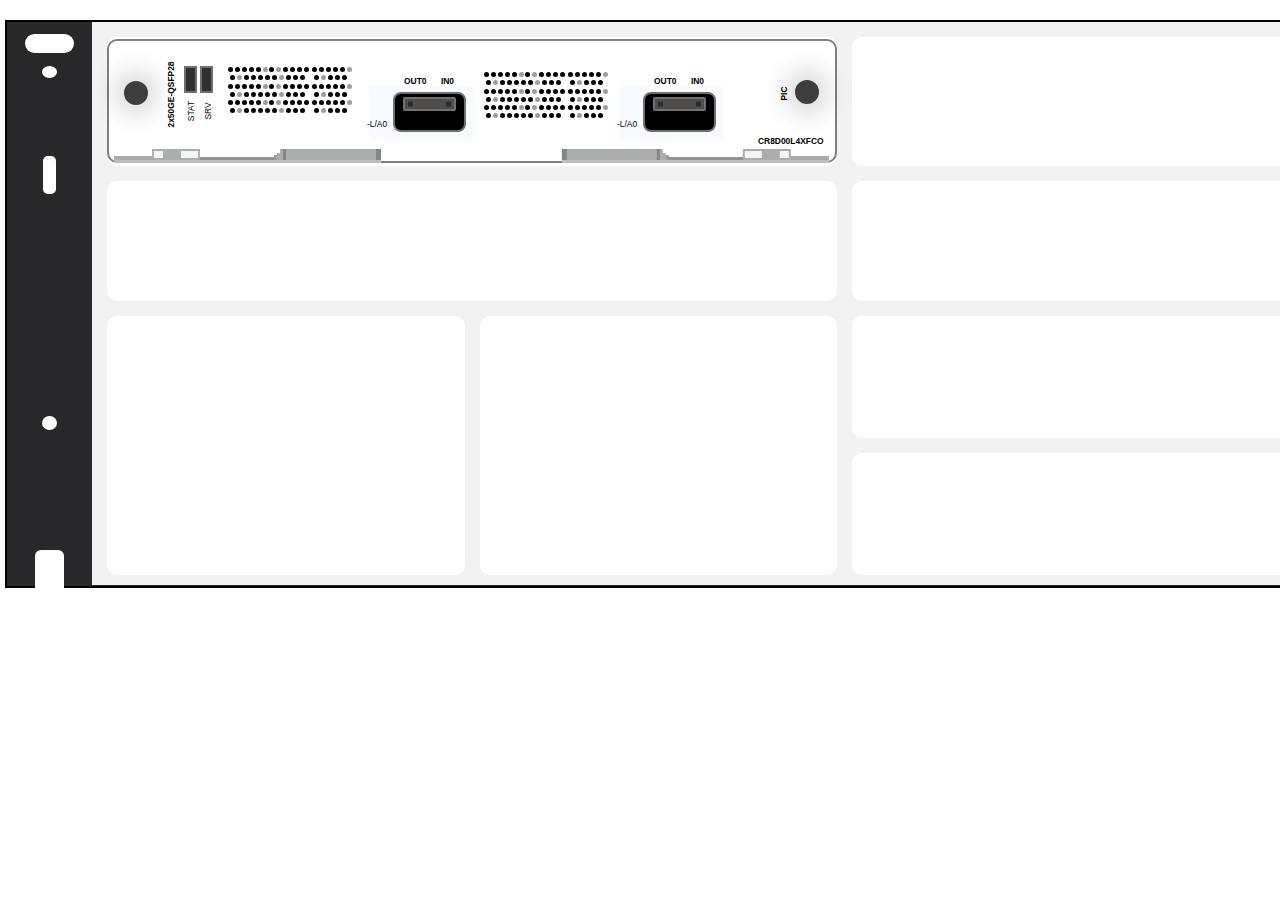
<file: AR6140-9G-2AC/index.html>
<!DOCTYPE html>
<html lang="en">

<head>
    <meta charset="UTF-8">
    <meta name="viewport" content="width=device-width, initial-scale=1.0">
    <title>Document</title>
    <link rel="stylesheet" href="index.css">
</head>

<body>

    <!-- -------------------------------Main-section--------------------------------------------------- -->
    <div class="AE121-pro5">
        <!-- ..............left-section..................... -->
        <div class="AE121-left-pro5">
            <div class="left-box-pro5">
                <div class="left-top-pro5">
                    <div class="left-inr-top-pro5"></div>
                    <span class="small-div-pro5"></span>
                    <div class="left-inr-bottom-pro5"></div>
                </div>
                <div class="left-bottom-pro5">
                    <span class="small1-div-pro5"></span>
                    <div class="left-last-bottom-pro5"></div>
                </div>
            </div>
        </div>
        <!-- ..................mid-section-pro5.................................... -->

             <div class="main-div-pro6">
          <table class="device_NE8000M6_AC_table">
   
      <tr  class="device_NE8000M6_AC_h-large first_td_large"       >
        <td colspan="2" class="device_NE8000M6_AC_h-large first_td_large"> 
<div class="device_NE8000M6_AC_h-large-first_td_large-main-pro6">
            <div class="section1-pro6"></div>
             <div class="section8-pro6"></div>
             <div class="section2-pro6"><span class="subsection2-pro6">2x50GE-QSFP28</span></div>
             <div class="section9-pro6"><span class="subsection2-pro6">PIC</span></div>
             <div class="section10-pro6"><span class="subsection2-pro6">CR8D00L4XFCO</span></div>
<div class="section3-pro6">
  <div class="subsection31-pro6"></div>
  <div class="subsection32-pro6"></div>
  <p class="subsection33-pro6">STAT</p>
    <p class="subsection34-pro6">SRV</p>
</div>

<div class="dot-box-section4-pro6">
<div class="dot-box-section4-pro61">
  <span class="dot"></span>
  <span class="dot"></span>
   <span class="dot"></span>
  <span class="dot"></span>
  <span class="dot"></span>
  <span class="dot gray"></span>
</div>
<div class="dot-box-section4-pro62">
  <span class="dot"></span>
   <span class="dot gray"></span>
  <span class="dot"></span>
   <span class="dot"></span>
  <span class="dot"></span>
    <span class="dot"></span>
</div>
<div class="dot-box-section4-pro63">
  <span class="dot"></span>
  <span class="dot"></span>
   <span class="dot"></span>
  <span class="dot"></span>
    <span class="dot"></span>
      <span class="dot gray"></span>
</div>
<div class="dot-box-section4-pro62">
  <span class="dot"></span>
     <span class="dot gray"></span>
  <span class="dot"></span>
   <span class="dot"></span>
  <span class="dot"></span>
    <span class="dot"></span>
</div>
<div class="dot-box-section4-pro65">
  <span class="dot"></span>
     <span class="dot gray"></span>
  <span class="dot"></span>
   <span class="dot"></span>
  <span class="dot"></span>
</div>
<div class="dot-box-section4-pro66">
  <span class="dot"></span>
     <span class="dot gray"></span>
  <span class="dot"></span>
   <span class="dot"></span>
  <span class="dot"></span>
</div>
<div class="dot-box-section4-pro61">
  <span class="dot"></span>
  <span class="dot"></span>
   <span class="dot"></span>
  <span class="dot"></span>
  <span class="dot"></span>
  <span class="dot gray"></span>
</div>
<div class="dot-box-section4-pro62">
  <span class="dot"></span>
   <span class="dot gray"></span>
  <span class="dot"></span>
   <span class="dot"></span>
  <span class="dot"></span>
    <span class="dot"></span>
</div>
<div class="dot-box-section4-pro63">
  <span class="dot"></span>
  <span class="dot"></span>
   <span class="dot"></span>
  <span class="dot"></span>
    <span class="dot"></span>
      <span class="dot gray"></span>
</div>
<div class="dot-box-section4-pro62">
  <span class="dot"></span>
     <span class="dot gray"></span>
  <span class="dot"></span>
   <span class="dot"></span>
  <span class="dot"></span>
    <span class="dot"></span>
</div>
<div class="dot-box-section4-pro65">
  <span class="dot"></span>
     <span class="dot gray"></span>
  <span class="dot"></span>
   <span class="dot"></span>
  <span class="dot"></span>
</div>
<div class="dot-box-section4-pro66">
  <span class="dot"></span>
     <span class="dot gray"></span>
  <span class="dot"></span>
   <span class="dot"></span>
  <span class="dot"></span>
</div>
<div class="dot-box-section4-pro61">
  <span class="dot"></span>
  <span class="dot"></span>
   <span class="dot"></span>
  <span class="dot"></span>
  <span class="dot"></span>
  <span class="dot gray"></span>
</div>
<div class="dot-box-section4-pro62">
  <span class="dot"></span>
   <span class="dot gray"></span>
  <span class="dot"></span>
   <span class="dot"></span>
  <span class="dot"></span>
    <span class="dot"></span>
</div>
<div class="dot-box-section4-pro63">
  <span class="dot"></span>
  <span class="dot"></span>
   <span class="dot"></span>
  <span class="dot"></span>
    <span class="dot"></span>
      <span class="dot gray"></span>
</div>
<div class="dot-box-section4-pro62">
  <span class="dot"></span>
     <span class="dot gray"></span>
  <span class="dot"></span>
   <span class="dot"></span>
  <span class="dot"></span>
    <span class="dot"></span>
</div>
<div class="dot-box-section4-pro65">
  <span class="dot"></span>
     <span class="dot gray"></span>
  <span class="dot"></span>
   <span class="dot"></span>
  <span class="dot"></span>
</div>
<div class="dot-box-section4-pro66">
  <span class="dot"></span>
     <span class="dot gray"></span>
  <span class="dot"></span>
   <span class="dot"></span>
  <span class="dot"></span>
</div>
</div>

<div class="device-wrapper-section5-pro6">
  <div class="top-label-section5-pro6">
    <span>OUT0</span>
    <span>IN0</span>
  </div>

  <div class="device-body-section5-pro6">
    <div class="slot-section5-pro6">
      <span class="dot-section5-pro6 left-section5-pro6"></span>
      <span class="dot-section5-pro6 right-section5-pro6"></span>
    </div>
  </div>

  <div class="bottom-text-section5-pro6">-L/A0</div>
</div>

<div class="dot-box-section6-pro6">
<div class="dot-box-section6-pro61">
  <span class="dot6"></span>
  <span class="dot6"></span>
   <span class="dot6"></span>
  <span class="dot6"></span>
  <span class="dot6"></span>
  <span class="dot6 gray6"></span>
</div>
<div class="dot-box-section6-pro62">
  <span class="dot6"></span>
   <span class="dot6 gray6"></span>
  <span class="dot6"></span>
   <span class="dot6"></span>
  <span class="dot6"></span>
    <span class="dot6"></span>
</div>
<div class="dot-box-section6-pro63">
  <span class="dot6"></span>
  <span class="dot6"></span>
   <span class="dot6"></span>
  <span class="dot6"></span>
    <span class="dot6"></span>
      <span class="dot6 gray6"></span>
</div>
<div class="dot-box-section6-pro62">
  <span class="dot6"></span>
     <span class="dot6 gray6"></span>
  <span class="dot6"></span>
   <span class="dot6"></span>
  <span class="dot6"></span>
    <span class="dot6"></span>
</div>
<div class="dot-box-section6-pro65">
  <span class="dot6"></span>
     <span class="dot6 gray6"></span>
  <span class="dot6"></span>
   <span class="dot6"></span>
  <span class="dot6"></span>
</div>
<div class="dot-box-section6-pro66">
  <span class="dot6"></span>
     <span class="dot6 gray6"></span>
  <span class="dot6"></span>
   <span class="dot6"></span>
  <span class="dot6"></span>
</div>
<div class="dot-box-section6-pro61">
  <span class="dot6"></span>
  <span class="dot6"></span>
   <span class="dot6"></span>
  <span class="dot6"></span>
  <span class="dot6"></span>
  <span class="dot6 gray6"></span>
</div>
<div class="dot-box-section6-pro62">
  <span class="dot6"></span>
   <span class="dot6 gray6"></span>
  <span class="dot6"></span>
   <span class="dot6"></span>
  <span class="dot6"></span>
    <span class="dot6"></span>
</div>
<div class="dot-box-section6-pro63">
  <span class="dot6"></span>
  <span class="dot6"></span>
   <span class="dot6"></span>
  <span class="dot6"></span>
    <span class="dot6"></span>
      <span class="dot6 gray6"></span>
</div>
<div class="dot-box-section6-pro62">
  <span class="dot6"></span>
     <span class="dot6 gray6"></span>
  <span class="dot6"></span>
   <span class="dot6"></span>
  <span class="dot6"></span>
    <span class="dot6"></span>
</div>
<div class="dot-box-section6-pro65">
  <span class="dot6"></span>
     <span class="dot6 gray6"></span>
  <span class="dot6"></span>
   <span class="dot6"></span>
  <span class="dot6"></span>
</div>
<div class="dot-box-section6-pro66">
  <span class="dot6"></span>
     <span class="dot6 gray6"></span>
  <span class="dot6"></span>
   <span class="dot6"></span>
  <span class="dot6"></span>
</div>
<div class="dot-box-section6-pro61">
  <span class="dot6"></span>
  <span class="dot6"></span>
   <span class="dot6"></span>
  <span class="dot6"></span>
  <span class="dot6"></span>
  <span class="dot6 gray6"></span>
</div>
<div class="dot-box-section6-pro62">
  <span class="dot6"></span>
   <span class="dot6 gray6"></span>
  <span class="dot6"></span>
   <span class="dot6"></span>
  <span class="dot6"></span>
    <span class="dot6"></span>
</div>
<div class="dot-box-section6-pro63">
  <span class="dot6"></span>
  <span class="dot6"></span>
   <span class="dot6"></span>
  <span class="dot6"></span>
    <span class="dot6"></span>
      <span class="dot6 gray6"></span>
</div>
<div class="dot-box-section6-pro62">
  <span class="dot6"></span>
     <span class="dot6 gray6"></span>
  <span class="dot6"></span>
   <span class="dot6"></span>
  <span class="dot6"></span>
    <span class="dot6"></span>
</div>
<div class="dot-box-section6-pro65">
  <span class="dot6"></span>
     <span class="dot6 gray6"></span>
  <span class="dot6"></span>
   <span class="dot6"></span>
  <span class="dot6"></span>
</div>
<div class="dot-box-section6-pro66">
  <span class="dot6"></span>
     <span class="dot6 gray6"></span>
  <span class="dot6"></span>
   <span class="dot6"></span>
  <span class="dot6"></span>
</div>
</div>

<div class="device-wrapper-section7-pro6">
  <div class="top-label-section7-pro6">
    <span>OUT0</span>
    <span>IN0</span>
  </div>

  <div class="device-body-section7-pro6">
    <div class="slot-section7-pro6">
      <span class="dot-section7-pro6 left-section7-pro6"></span>
      <span class="dot-section7-pro6 right-section7-pro6"></span>
    </div>
  </div>

  <div class="bottom-text-section7-pro6">-L/A0</div>


</div>

   <div class="rap_tableAc">
                  <div class="half_rap"></div>
                  <div class="left_road_handel">
                    <div class="left_road_inner">
                      <div class="six_table_rec">
                        <span class="one_gry"></span>
                        <span></span>
                        <span></span>
                        <span class="two_gry"></span>
                        <span></span>
                        <span class="three_gry"></span>
                      </div>
                      <div class="simple_rec"></div>
                    </div>
                  </div>
                  <div class="right_road_handel">
                    <span class="right_road_one"></span>
                    <span class="right_road_two"></span>
                    <span class="right_road_three"></span>
                    <span class="right_road_four"></span>
                    <span class="right_road_five"></span>
                    <span class="right_road_six"></span>
                  </div>
                  <div class="dark_gry"></div>
                  <div class="light_gry"></div>
    </div>
       <div class="rap_tableAc2">
                  <div class="half_rap2"></div>
                  <div class="left_road_handel2">
                    <div class="left_road_inner2">
                      <div class="six_table_rec2">
                        <span class="one_gry2"></span>
                        <span></span>
                        <span></span>
                        <span class="two_gry2"></span>
                        <span></span>
                        <span class="three_gry2"></span>
                      </div>
                      <div class="simple_rec2"></div>
                    </div>
                  </div>
                  <div class="right_road_handel2">
                    <span class="right_road_one2"></span>
                    <span class="right_road_two2"></span>
                    <span class="right_road_three2"></span>
                    <span class="right_road_four2"></span>
                    <span class="right_road_five2"></span>
                    <span class="right_road_six2"></span>
                  </div>
                  <div class="dark_gry2"></div>
                  <div class="light_gry2"></div>
    </div>
</div>

        </td>
        <td colspan="2" class="device_NE8000M6_AC_h-large"></td>
        <td rowspan="4" class="device_NE8000M6_AC_h-full"></td>
        <td rowspan="4" class="device_NE8000M6_AC_h-first-last"></td>
      </tr>
 
     
      <tr>
        <td colspan="2" class="device_NE8000M6_AC_h-large"></td>
        <td colspan="2" class="device_NE8000M6_AC_h-large"></td>
      </tr>
 
   
      <tr>
        <td rowspan="2" class="device_NE8000M6_AC_h-twocol"></td>
        <td rowspan="2" class="device_NE8000M6_AC_h-twocol"></td>
        <td colspan="2" class="device_NE8000M6_AC_h-large"></td>
      </tr>
 
   
      <tr>
        <td colspan="2" class="device_NE8000M6_AC_h-large"></td>
      </tr>
    </table>
      </div>

  
        <!-- ....................................right-section......................................................... -->
        <div class="AE121-right-pro5">
            <div class="right-box-pro5">
                <div class="right-top-pro5">
                    <div class="right-inr-top-pro5"></div>
                    <div class="right-circle-pro5">
                        <div class="inr-circle-pro5"></div>
                    </div>
                </div>
                <div class="right-bottom-pro5">
                    <div class="right-last-bottom-pro5"></div>
                </div>
            </div>
        </div>
    </div>
    <!-- '''''''''''''''''''''''''''''''''''''''''''finish''''''''''''''''''''''''''''''''''''''''''''''''' -->

</body>

</html>
</file>
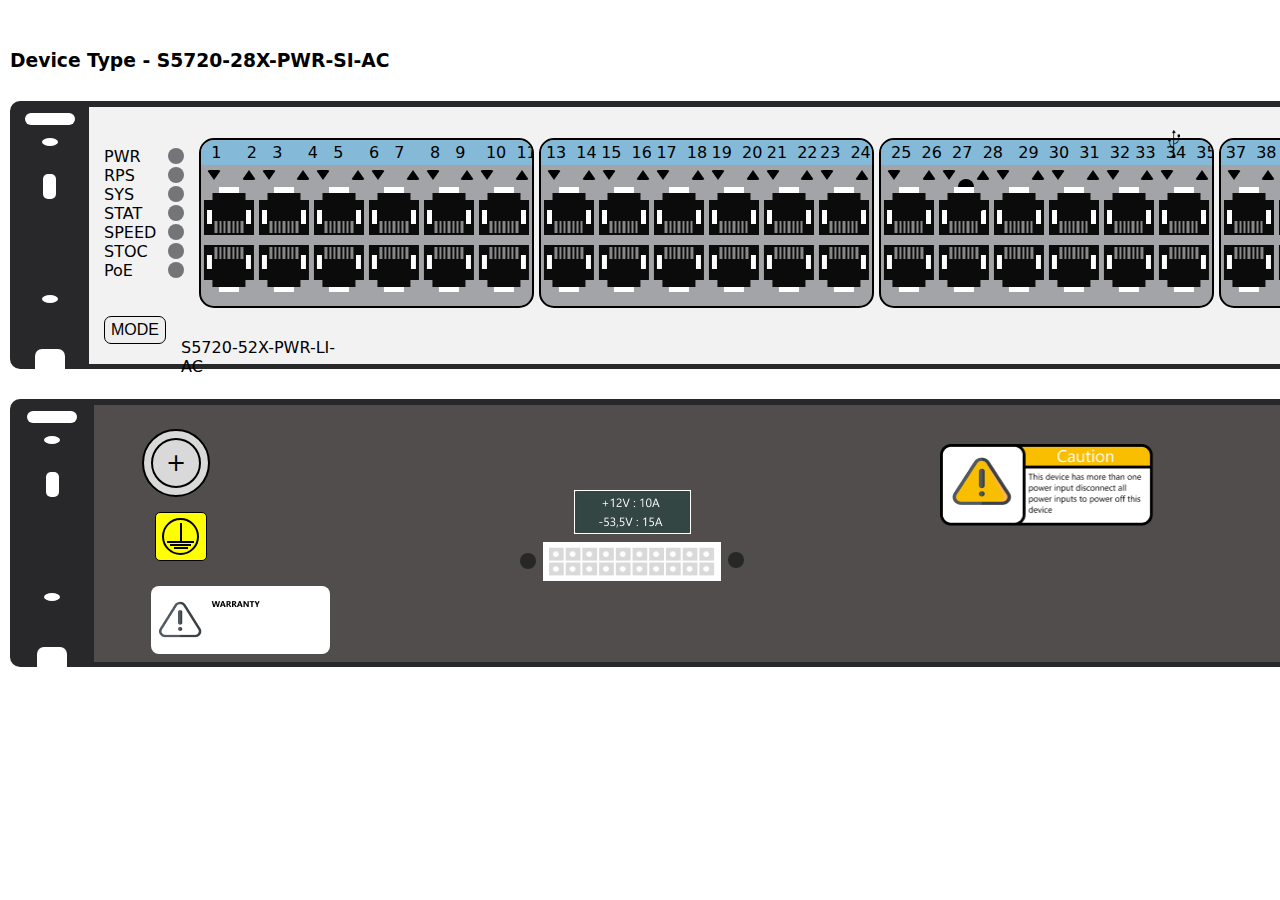
<file: Project4/index.html>
<!DOCTYPE html>
<html lang="en">
  <head>
    <meta charset="UTF-8" />
    <meta name="viewport" content="width=device-width, initial-scale=1.0" />
    <title>Document</title>
    <link rel="stylesheet" href="index.css" />
  </head>
  <body>
    <h3>Device Type - S5720-28X-PWR-SI-AC</h3>
    <div class="box">
      <div class="left-box">
        <div class="left-top">
          <div class="left-inr-top"></div>
          <span class="small-div"></span>
          <div class="left-inr-bottom"></div>
        </div>
        <div class="left-bottom">
          <span class="small-div"></span>
          <div class="left-last-bottom"></div>
        </div>
      </div>
 
      <div class="main-box">
        <div class="main-left">
          <div class="main-left-lists">
            <ul>
              <li>
                <h5>PWR</h5>
                <span class="span-circle"></span>
              </li>
              <li>
                <h5>RPS</h5>
                <span class="span-circle"></span>
              </li>
              <li>
                <h5>SYS</h5>
                <span class="span-circle"></span>
              </li>
              <li>
                <h5>STAT</h5>
                <span class="span-circle"></span>
              </li>
              <li>
                <h5>SPEED</h5>
                <span class="span-circle"></span>
              </li>
              <li>
                <h5>STOC</h5>
                <span class="span-circle"></span>
              </li>
              <li>
                <h5>PoE</h5>
                <span class="span-circle"></span>
              </li>
            </ul>
          </div>
          <div class="btn">
            <button>MODE</button>
          </div>
        </div>
        <span class="divpro-text2">S5720-52X-PWR-LI-AC</span>
        <div class="main-right">
          <div class="chip-container">
            <div class="header">
              <div class="blue-header">
                <span class="count-1">&nbsp;&nbsp;1&nbsp;&nbsp;&nbsp;&nbsp;&nbsp;2&nbsp;&nbsp;&nbsp;3&nbsp;&nbsp;&nbsp;&nbsp;&nbsp;4&nbsp;&nbsp;&nbsp;5&nbsp;&nbsp;&nbsp;&nbsp;&nbsp;6&nbsp;&nbsp;&nbsp;7&nbsp;&nbsp;&nbsp;&nbsp;&nbsp;8&nbsp;&nbsp;&nbsp;9&nbsp;&nbsp;&nbsp;&nbsp;10&nbsp;&nbsp;11&nbsp;&nbsp;12&nbsp;</span>
              </div>
              <div class="grey-header">
                <span class="arrows">
                  <div class="arrow-up arrow"></div>
                  <div class="arrow-down arrow"></div>
                </span>
                <span class="arrows">
                  <div class="arrow-up arrow"></div>
                  <div class="arrow-down arrow"></div>
                </span>
                <span class="arrows">
                  <div class="arrow-up arrow"></div>
                  <div class="arrow-down arrow"></div>
                </span>
                <span class="arrows">
                  <div class="arrow-up arrow"></div>
                  <div class="arrow-down arrow"></div>
                </span>
                <span class="arrows">
                  <div class="arrow-up arrow"></div>
                  <div class="arrow-down arrow"></div>
                </span>
                <span class="arrows">
                  <div class="arrow-up arrow"></div>
                  <div class="arrow-down arrow"></div>
                </span>
              </div>
            </div>
 
            <div class="body">
              <div class="chip-parent">
                <div class="chip-wrapper">
                  <div class="chip">
                    <div class="inr-chip-left inr-chip"></div>
                    <div class="inr-chip-mid">
                      <span class="line"></span>
                      <span class="line"></span>
                      <span class="line"></span>
                      <span class="line"></span>
                      <span class="line"></span>
                      <span class="line"></span>
                      <span class="line"></span>
                    </div>
                    <div class="inr-chip-right inr-chip"></div>
                  </div>
                </div>
                <div class="chip-wrapper">
                  <div class="chip">
                    <div class="inr-chip-left inr-chip"></div>
                    <div class="inr-chip-mid">
                      <span class="line"></span>
                      <span class="line"></span>
                      <span class="line"></span>
                      <span class="line"></span>
                      <span class="line"></span>
                      <span class="line"></span>
                      <span class="line"></span>
                    </div>
                    <div class="inr-chip-right inr-chip"></div>
                  </div>
                </div>
                <div class="chip-wrapper">
                  <div class="chip">
                    <div class="inr-chip-left inr-chip"></div>
                    <div class="inr-chip-mid">
                      <span class="line"></span>
                      <span class="line"></span>
                      <span class="line"></span>
                      <span class="line"></span>
                      <span class="line"></span>
                      <span class="line"></span>
                      <span class="line"></span>
                    </div>
                    <div class="inr-chip-right inr-chip"></div>
                  </div>
                </div>
                <div class="chip-wrapper">
                  <div class="chip">
                    <div class="inr-chip-left inr-chip"></div>
                    <div class="inr-chip-mid">
                      <span class="line"></span>
                      <span class="line"></span>
                      <span class="line"></span>
                      <span class="line"></span>
                      <span class="line"></span>
                      <span class="line"></span>
                      <span class="line"></span>
                    </div>
                    <div class="inr-chip-right inr-chip"></div>
                  </div>
                </div>
                <div class="chip-wrapper">
                  <div class="chip">
                    <div class="inr-chip-left inr-chip"></div>
                    <div class="inr-chip-mid">
                      <span class="line"></span>
                      <span class="line"></span>
                      <span class="line"></span>
                      <span class="line"></span>
                      <span class="line"></span>
                      <span class="line"></span>
                      <span class="line"></span>
                    </div>
                    <div class="inr-chip-right inr-chip"></div>
                  </div>
                </div>
                <div class="chip-wrapper">
                  <div class="chip">
                    <div class="inr-chip-left inr-chip"></div>
                    <div class="inr-chip-mid">
                      <span class="line"></span>
                      <span class="line"></span>
                      <span class="line"></span>
                      <span class="line"></span>
                      <span class="line"></span>
                      <span class="line"></span>
                      <span class="line"></span>
                    </div>
                    <div class="inr-chip-right inr-chip"></div>
                  </div>
                </div>
              </div>
              <div class="chip-parent">
                <div class="chip-wrapper">
                  <div class="chip">
                    <div class="inr-chip-left inr-chip"></div>
                    <div class="inr-chip-mid">
                      <span class="line"></span>
                      <span class="line"></span>
                      <span class="line"></span>
                      <span class="line"></span>
                      <span class="line"></span>
                      <span class="line"></span>
                      <span class="line"></span>
                    </div>
                    <div class="inr-chip-right inr-chip"></div>
                  </div>
                </div>
                <div class="chip-wrapper">
                  <div class="chip">
                    <div class="inr-chip-left inr-chip"></div>
                    <div class="inr-chip-mid">
                      <span class="line"></span>
                      <span class="line"></span>
                      <span class="line"></span>
                      <span class="line"></span>
                      <span class="line"></span>
                      <span class="line"></span>
                      <span class="line"></span>
                    </div>
                    <div class="inr-chip-right inr-chip"></div>
                  </div>
                </div>
                <div class="chip-wrapper">
                  <div class="chip">
                    <div class="inr-chip-left inr-chip"></div>
                    <div class="inr-chip-mid">
                      <span class="line"></span>
                      <span class="line"></span>
                      <span class="line"></span>
                      <span class="line"></span>
                      <span class="line"></span>
                      <span class="line"></span>
                      <span class="line"></span>
                    </div>
                    <div class="inr-chip-right inr-chip"></div>
                  </div>
                </div>
                <div class="chip-wrapper">
                  <div class="chip">
                    <div class="inr-chip-left inr-chip"></div>
                    <div class="inr-chip-mid">
                      <span class="line"></span>
                      <span class="line"></span>
                      <span class="line"></span>
                      <span class="line"></span>
                      <span class="line"></span>
                      <span class="line"></span>
                      <span class="line"></span>
                    </div>
                    <div class="inr-chip-right inr-chip"></div>
                  </div>
                </div>
                <div class="chip-wrapper">
                  <div class="chip">
                    <div class="inr-chip-left inr-chip"></div>
                    <div class="inr-chip-mid">
                      <span class="line"></span>
                      <span class="line"></span>
                      <span class="line"></span>
                      <span class="line"></span>
                      <span class="line"></span>
                      <span class="line"></span>
                      <span class="line"></span>
                    </div>
                    <div class="inr-chip-right inr-chip"></div>
                  </div>
                </div>
                <div class="chip-wrapper">
                  <div class="chip">
                    <div class="inr-chip-left inr-chip"></div>
                    <div class="inr-chip-mid">
                      <span class="line"></span>
                      <span class="line"></span>
                      <span class="line"></span>
                      <span class="line"></span>
                      <span class="line"></span>
                      <span class="line"></span>
                      <span class="line"></span>
                    </div>
                    <div class="inr-chip-right inr-chip"></div>
                  </div>
                </div>
              </div>
            </div>
          </div>
          <div class="chip-container">
            <div class="header">
              <div class="blue-header">
                <span class="nums">
                  <p>13</p>
                  <p>14</p>
                </span>
                <span class="nums">
                  <p>15</p>
                  <p>16</p>
                </span>
                <span class="nums">
                  <p>17</p>
                  <p>18</p>
                </span>
                <span class="nums">
                  <p>19</p>
                  <p>20</p>
                </span>
                <span class="nums">
                  <p>21</p>
                  <p>22</p>
                </span>
                <span class="nums">
                  <p>23</p>
                  <p>24</p>
                </span>
              </div>
              <div class="grey-header">
                <span class="arrows">
                  <div class="arrow-up arrow"></div>
                  <div class="arrow-down arrow"></div>
                </span>
                <span class="arrows">
                  <div class="arrow-up arrow"></div>
                  <div class="arrow-down arrow"></div>
                </span>
                <span class="arrows">
                  <div class="arrow-up arrow"></div>
                  <div class="arrow-down arrow"></div>
                </span>
                <span class="arrows">
                  <div class="arrow-up arrow"></div>
                  <div class="arrow-down arrow"></div>
                </span>
                <span class="arrows">
                  <div class="arrow-up arrow"></div>
                  <div class="arrow-down arrow"></div>
                </span>
                <span class="arrows">
                  <div class="arrow-up arrow"></div>
                  <div class="arrow-down arrow"></div>
                </span>
              </div>
            </div>
 
            <div class="body">
              <div class="chip-parent">
                <div class="chip-wrapper">
                  <div class="chip">
                    <div class="inr-chip-left inr-chip"></div>
                    <div class="inr-chip-mid">
                      <span class="line"></span>
                      <span class="line"></span>
                      <span class="line"></span>
                      <span class="line"></span>
                      <span class="line"></span>
                      <span class="line"></span>
                      <span class="line"></span>
                    </div>
                    <div class="inr-chip-right inr-chip"></div>
                  </div>
                </div>
                <div class="chip-wrapper">
                  <div class="chip">
                    <div class="inr-chip-left inr-chip"></div>
                    <div class="inr-chip-mid">
                      <span class="line"></span>
                      <span class="line"></span>
                      <span class="line"></span>
                      <span class="line"></span>
                      <span class="line"></span>
                      <span class="line"></span>
                      <span class="line"></span>
                    </div>
                    <div class="inr-chip-right inr-chip"></div>
                  </div>
                </div>
                <div class="chip-wrapper">
                  <div class="chip">
                    <div class="inr-chip-left inr-chip"></div>
                    <div class="inr-chip-mid">
                      <span class="line"></span>
                      <span class="line"></span>
                      <span class="line"></span>
                      <span class="line"></span>
                      <span class="line"></span>
                      <span class="line"></span>
                      <span class="line"></span>
                    </div>
                    <div class="inr-chip-right inr-chip"></div>
                  </div>
                </div>
                <div class="chip-wrapper">
                  <div class="chip">
                    <div class="inr-chip-left inr-chip"></div>
                    <div class="inr-chip-mid">
                      <span class="line"></span>
                      <span class="line"></span>
                      <span class="line"></span>
                      <span class="line"></span>
                      <span class="line"></span>
                      <span class="line"></span>
                      <span class="line"></span>
                    </div>
                    <div class="inr-chip-right inr-chip"></div>
                  </div>
                </div>
                <div class="chip-wrapper">
                  <div class="chip">
                    <div class="inr-chip-left inr-chip"></div>
                    <div class="inr-chip-mid">
                      <span class="line"></span>
                      <span class="line"></span>
                      <span class="line"></span>
                      <span class="line"></span>
                      <span class="line"></span>
                      <span class="line"></span>
                      <span class="line"></span>
                    </div>
                    <div class="inr-chip-right inr-chip"></div>
                  </div>
                </div>
                <div class="chip-wrapper">
                  <div class="chip">
                    <div class="inr-chip-left inr-chip"></div>
                    <div class="inr-chip-mid">
                      <span class="line"></span>
                      <span class="line"></span>
                      <span class="line"></span>
                      <span class="line"></span>
                      <span class="line"></span>
                      <span class="line"></span>
                      <span class="line"></span>
                    </div>
                    <div class="inr-chip-right inr-chip"></div>
                  </div>
                </div>
              </div>
              <div class="chip-parent">
                <div class="chip-wrapper">
                  <div class="chip">
                    <div class="inr-chip-left inr-chip"></div>
                    <div class="inr-chip-mid">
                      <span class="line"></span>
                      <span class="line"></span>
                      <span class="line"></span>
                      <span class="line"></span>
                      <span class="line"></span>
                      <span class="line"></span>
                      <span class="line"></span>
                    </div>
                    <div class="inr-chip-right inr-chip"></div>
                  </div>
                </div>
                <div class="chip-wrapper">
                  <div class="chip">
                    <div class="inr-chip-left inr-chip"></div>
                    <div class="inr-chip-mid">
                      <span class="line"></span>
                      <span class="line"></span>
                      <span class="line"></span>
                      <span class="line"></span>
                      <span class="line"></span>
                      <span class="line"></span>
                      <span class="line"></span>
                    </div>
                    <div class="inr-chip-right inr-chip"></div>
                  </div>
                </div>
                <div class="chip-wrapper">
                  <div class="chip">
                    <div class="inr-chip-left inr-chip"></div>
                    <div class="inr-chip-mid">
                      <span class="line"></span>
                      <span class="line"></span>
                      <span class="line"></span>
                      <span class="line"></span>
                      <span class="line"></span>
                      <span class="line"></span>
                      <span class="line"></span>
                    </div>
                    <div class="inr-chip-right inr-chip"></div>
                  </div>
                </div>
                <div class="chip-wrapper">
                  <div class="chip">
                    <div class="inr-chip-left inr-chip"></div>
                    <div class="inr-chip-mid">
                      <span class="line"></span>
                      <span class="line"></span>
                      <span class="line"></span>
                      <span class="line"></span>
                      <span class="line"></span>
                      <span class="line"></span>
                      <span class="line"></span>
                    </div>
                    <div class="inr-chip-right inr-chip"></div>
                  </div>
                </div>
                <div class="chip-wrapper">
                  <div class="chip">
                    <div class="inr-chip-left inr-chip"></div>
                    <div class="inr-chip-mid">
                      <span class="line"></span>
                      <span class="line"></span>
                      <span class="line"></span>
                      <span class="line"></span>
                      <span class="line"></span>
                      <span class="line"></span>
                      <span class="line"></span>
                    </div>
                    <div class="inr-chip-right inr-chip"></div>
                  </div>
                </div>
                <div class="chip-wrapper">
                  <div class="chip">
                    <div class="inr-chip-left inr-chip"></div>
                    <div class="inr-chip-mid">
                      <span class="line"></span>
                      <span class="line"></span>
                      <span class="line"></span>
                      <span class="line"></span>
                      <span class="line"></span>
                      <span class="line"></span>
                      <span class="line"></span>
                    </div>
                    <div class="inr-chip-right inr-chip"></div>
                  </div>
                </div>
              </div>
            </div>
          </div>
 
           <div class="chip-container">
            <div class="header">
              <div class="blue-header">
             <span class="count-1">&nbsp;&nbsp;25&nbsp;&nbsp;26&nbsp;&nbsp;27&nbsp;&nbsp;28&nbsp;&nbsp;&nbsp;29&nbsp;&nbsp;30&nbsp;&nbsp;31&nbsp;&nbsp;32&nbsp;33&nbsp;&nbsp;34&nbsp;&nbsp;35&nbsp;&nbsp;36&nbsp;</span>
              </div>
              <div class="grey-header">
                <span class="arrows">
                  <div class="arrow-up arrow"></div>
                  <div class="arrow-down arrow"></div>
                </span>
                <span class="arrows">
                  <div class="arrow-up arrow"></div>
                  <div class="arrow-down arrow"></div>
                </span>
                <span class="arrows">
                  <div class="arrow-up arrow"></div>
                  <div class="arrow-down arrow"></div>
                </span>
                <span class="arrows">
                  <div class="arrow-up arrow"></div>
                  <div class="arrow-down arrow"></div>
                </span>
                <span class="arrows">
                  <div class="arrow-up arrow"></div>
                  <div class="arrow-down arrow"></div>
                </span>
                <span class="arrows">
                  <div class="arrow-up arrow"></div>
                  <div class="arrow-down arrow"></div>
                </span>
              </div>
            </div>
 
            <div class="body">
              <div class="chip-parent">
                <div class="chip-wrapper">
                  <div class="chip">
                    <div class="inr-chip-left inr-chip"></div>
                    <div class="inr-chip-mid">
                      <span class="line"></span>
                      <span class="line"></span>
                      <span class="line"></span>
                      <span class="line"></span>
                      <span class="line"></span>
                      <span class="line"></span>
                      <span class="line"></span>
                    </div>
                    <div class="inr-chip-right inr-chip"></div>
                  </div>
                </div>
                <div class="chip-wrapper">
                  <div class="chip">
                    <div class="inr-chip-left inr-chip"></div>
                    <div class="inr-chip-mid">
                      <span class="line"></span>
                      <span class="line"></span>
                      <span class="line"></span>
                      <span class="line"></span>
                      <span class="line"></span>
                      <span class="line"></span>
                      <span class="line"></span>
                    </div>
                    <div class="inr-chip-right inr-chip"></div>
                  </div>
                </div>
                <div class="chip-wrapper">
                  <div class="chip">
                    <div class="inr-chip-left inr-chip"></div>
                    <div class="inr-chip-mid">
                      <span class="line"></span>
                      <span class="line"></span>
                      <span class="line"></span>
                      <span class="line"></span>
                      <span class="line"></span>
                      <span class="line"></span>
                      <span class="line"></span>
                    </div>
                    <div class="inr-chip-right inr-chip"></div>
                  </div>
                </div>
                <div class="chip-wrapper">
                  <div class="chip">
                    <div class="inr-chip-left inr-chip"></div>
                    <div class="inr-chip-mid">
                      <span class="line"></span>
                      <span class="line"></span>
                      <span class="line"></span>
                      <span class="line"></span>
                      <span class="line"></span>
                      <span class="line"></span>
                      <span class="line"></span>
                    </div>
                    <div class="inr-chip-right inr-chip"></div>
                  </div>
                </div>
                <div class="chip-wrapper">
                  <div class="chip">
                    <div class="inr-chip-left inr-chip"></div>
                    <div class="inr-chip-mid">
                      <span class="line"></span>
                      <span class="line"></span>
                      <span class="line"></span>
                      <span class="line"></span>
                      <span class="line"></span>
                      <span class="line"></span>
                      <span class="line"></span>
                    </div>
                    <div class="inr-chip-right inr-chip"></div>
                  </div>
                </div>
                <div class="chip-wrapper">
                  <div class="chip">
                    <div class="inr-chip-left inr-chip"></div>
                    <div class="inr-chip-mid">
                      <span class="line"></span>
                      <span class="line"></span>
                      <span class="line"></span>
                      <span class="line"></span>
                      <span class="line"></span>
                      <span class="line"></span>
                      <span class="line"></span>
                    </div>
                    <div class="inr-chip-right inr-chip"></div>
                  </div>
                </div>
              </div>
              <div class="chip-parent">
                <div class="chip-wrapper">
                  <div class="chip">
                    <div class="inr-chip-left inr-chip"></div>
                    <div class="inr-chip-mid">
                      <span class="line"></span>
                      <span class="line"></span>
                      <span class="line"></span>
                      <span class="line"></span>
                      <span class="line"></span>
                      <span class="line"></span>
                      <span class="line"></span>
                    </div>
                    <div class="inr-chip-right inr-chip"></div>
                  </div>
                </div>
                <div class="chip-wrapper">
                  <div class="chip">
                    <div class="inr-chip-left inr-chip"></div>
                    <div class="inr-chip-mid">
                      <span class="line"></span>
                      <span class="line"></span>
                      <span class="line"></span>
                      <span class="line"></span>
                      <span class="line"></span>
                      <span class="line"></span>
                      <span class="line"></span>
                    </div>
                    <div class="inr-chip-right inr-chip"></div>
                  </div>
                </div>
                <div class="chip-wrapper">
                  <div class="chip">
                    <div class="inr-chip-left inr-chip"></div>
                    <div class="inr-chip-mid">
                      <span class="line"></span>
                      <span class="line"></span>
                      <span class="line"></span>
                      <span class="line"></span>
                      <span class="line"></span>
                      <span class="line"></span>
                      <span class="line"></span>
                    </div>
                    <div class="inr-chip-right inr-chip"></div>
                  </div>
                </div>
                <div class="chip-wrapper">
                  <div class="chip">
                    <div class="inr-chip-left inr-chip"></div>
                    <div class="inr-chip-mid">
                      <span class="line"></span>
                      <span class="line"></span>
                      <span class="line"></span>
                      <span class="line"></span>
                      <span class="line"></span>
                      <span class="line"></span>
                      <span class="line"></span>
                    </div>
                    <div class="inr-chip-right inr-chip"></div>
                  </div>
                </div>
                <div class="chip-wrapper">
                  <div class="chip">
                    <div class="inr-chip-left inr-chip"></div>
                    <div class="inr-chip-mid">
                      <span class="line"></span>
                      <span class="line"></span>
                      <span class="line"></span>
                      <span class="line"></span>
                      <span class="line"></span>
                      <span class="line"></span>
                      <span class="line"></span>
                    </div>
                    <div class="inr-chip-right inr-chip"></div>
                  </div>
                </div>
                <div class="chip-wrapper">
                  <div class="chip">
                    <div class="inr-chip-left inr-chip"></div>
                    <div class="inr-chip-mid">
                      <span class="line"></span>
                      <span class="line"></span>
                      <span class="line"></span>
                      <span class="line"></span>
                      <span class="line"></span>
                      <span class="line"></span>
                      <span class="line"></span>
                    </div>
                    <div class="inr-chip-right inr-chip"></div>
                  </div>
                </div>
              </div>
            </div>
          </div>
             <div class="chip-container">
            <div class="header">
              <div class="blue-header">
                <span class="nums">
                  <p>37</p>
                  <p>38</p>
                </span>
                <span class="nums">
                  <p>39</p>
                  <p>40</p>
                </span>
                <span class="nums">
                  <p>41</p>
                  <p>42</p>
                </span>
                <span class="nums">
                  <p>43</p>
                  <p>44</p>
                </span>
                <span class="nums">
                  <p>45</p>
                  <p>46</p>
                </span>
                <span class="nums">
                  <p>47</p>
                  <p>48</p>
                </span>
              </div>
              <div class="grey-header">
                <span class="arrows">
                  <div class="arrow-up arrow"></div>
                  <div class="arrow-down arrow"></div>
                </span>
                <span class="arrows">
                  <div class="arrow-up arrow"></div>
                  <div class="arrow-down arrow"></div>
                </span>
                <span class="arrows">
                  <div class="arrow-up arrow"></div>
                  <div class="arrow-down arrow"></div>
                </span>
                <span class="arrows">
                  <div class="arrow-up arrow"></div>
                  <div class="arrow-down arrow"></div>
                </span>
                <span class="arrows">
                  <div class="arrow-up arrow"></div>
                  <div class="arrow-down arrow"></div>
                </span>
                <span class="arrows">
                  <div class="arrow-up arrow"></div>
                  <div class="arrow-down arrow"></div>
                </span>
              </div>
            </div>
 
            <div class="body">
              <div class="chip-parent">
                <div class="chip-wrapper">
                  <div class="chip">
                    <div class="inr-chip-left inr-chip"></div>
                    <div class="inr-chip-mid">
                      <span class="line"></span>
                      <span class="line"></span>
                      <span class="line"></span>
                      <span class="line"></span>
                      <span class="line"></span>
                      <span class="line"></span>
                      <span class="line"></span>
                    </div>
                    <div class="inr-chip-right inr-chip"></div>
                  </div>
                </div>
                <div class="chip-wrapper">
                  <div class="chip">
                    <div class="inr-chip-left inr-chip"></div>
                    <div class="inr-chip-mid">
                      <span class="line"></span>
                      <span class="line"></span>
                      <span class="line"></span>
                      <span class="line"></span>
                      <span class="line"></span>
                      <span class="line"></span>
                      <span class="line"></span>
                    </div>
                    <div class="inr-chip-right inr-chip"></div>
                  </div>
                </div>
                <div class="chip-wrapper">
                  <div class="chip">
                    <div class="inr-chip-left inr-chip"></div>
                    <div class="inr-chip-mid">
                      <span class="line"></span>
                      <span class="line"></span>
                      <span class="line"></span>
                      <span class="line"></span>
                      <span class="line"></span>
                      <span class="line"></span>
                      <span class="line"></span>
                    </div>
                    <div class="inr-chip-right inr-chip"></div>
                  </div>
                </div>
                <div class="chip-wrapper">
                  <div class="chip">
                    <div class="inr-chip-left inr-chip"></div>
                    <div class="inr-chip-mid">
                      <span class="line"></span>
                      <span class="line"></span>
                      <span class="line"></span>
                      <span class="line"></span>
                      <span class="line"></span>
                      <span class="line"></span>
                      <span class="line"></span>
                    </div>
                    <div class="inr-chip-right inr-chip"></div>
                  </div>
                </div>
                <div class="chip-wrapper">
                  <div class="chip">
                    <div class="inr-chip-left inr-chip"></div>
                    <div class="inr-chip-mid">
                      <span class="line"></span>
                      <span class="line"></span>
                      <span class="line"></span>
                      <span class="line"></span>
                      <span class="line"></span>
                      <span class="line"></span>
                      <span class="line"></span>
                    </div>
                    <div class="inr-chip-right inr-chip"></div>
                  </div>
                </div>
                <div class="chip-wrapper">
                  <div class="chip">
                    <div class="inr-chip-left inr-chip"></div>
                    <div class="inr-chip-mid">
                      <span class="line"></span>
                      <span class="line"></span>
                      <span class="line"></span>
                      <span class="line"></span>
                      <span class="line"></span>
                      <span class="line"></span>
                      <span class="line"></span>
                    </div>
                    <div class="inr-chip-right inr-chip"></div>
                  </div>
                </div>
              </div>
              <div class="chip-parent">
                <div class="chip-wrapper">
                  <div class="chip">
                    <div class="inr-chip-left inr-chip"></div>
                    <div class="inr-chip-mid">
                      <span class="line"></span>
                      <span class="line"></span>
                      <span class="line"></span>
                      <span class="line"></span>
                      <span class="line"></span>
                      <span class="line"></span>
                      <span class="line"></span>
                    </div>
                    <div class="inr-chip-right inr-chip"></div>
                  </div>
                </div>
                <div class="chip-wrapper">
                  <div class="chip">
                    <div class="inr-chip-left inr-chip"></div>
                    <div class="inr-chip-mid">
                      <span class="line"></span>
                      <span class="line"></span>
                      <span class="line"></span>
                      <span class="line"></span>
                      <span class="line"></span>
                      <span class="line"></span>
                      <span class="line"></span>
                    </div>
                    <div class="inr-chip-right inr-chip"></div>
                  </div>
                </div>
                <div class="chip-wrapper">
                  <div class="chip">
                    <div class="inr-chip-left inr-chip"></div>
                    <div class="inr-chip-mid">
                      <span class="line"></span>
                      <span class="line"></span>
                      <span class="line"></span>
                      <span class="line"></span>
                      <span class="line"></span>
                      <span class="line"></span>
                      <span class="line"></span>
                    </div>
                    <div class="inr-chip-right inr-chip"></div>
                  </div>
                </div>
                <div class="chip-wrapper">
                  <div class="chip">
                    <div class="inr-chip-left inr-chip"></div>
                    <div class="inr-chip-mid">
                      <span class="line"></span>
                      <span class="line"></span>
                      <span class="line"></span>
                      <span class="line"></span>
                      <span class="line"></span>
                      <span class="line"></span>
                      <span class="line"></span>
                    </div>
                    <div class="inr-chip-right inr-chip"></div>
                  </div>
                </div>
                <div class="chip-wrapper">
                  <div class="chip">
                    <div class="inr-chip-left inr-chip"></div>
                    <div class="inr-chip-mid">
                      <span class="line"></span>
                      <span class="line"></span>
                      <span class="line"></span>
                      <span class="line"></span>
                      <span class="line"></span>
                      <span class="line"></span>
                      <span class="line"></span>
                    </div>
                    <div class="inr-chip-right inr-chip"></div>
                  </div>
                </div>
                <div class="chip-wrapper">
                  <div class="chip">
                    <div class="inr-chip-left inr-chip"></div>
                    <div class="inr-chip-mid">
                      <span class="line"></span>
                      <span class="line"></span>
                      <span class="line"></span>
                      <span class="line"></span>
                      <span class="line"></span>
                      <span class="line"></span>
                      <span class="line"></span>
                    </div>
                    <div class="inr-chip-right inr-chip"></div>
                  </div>
                </div>
              </div>
            </div>
          </div>
 
         <div class="pro4-outerdiv">
              <div class="AE121-child71">
                <span class="usb-block top"></span>
                <span class="usb-block bottom"></span>
                <span class="usb-strip"></span>
            </div>
         </div>
         
         <div class="circle121">
         </div>
       <img  class="imagecon1"  src="./images/img1.png" alt="">

   <div class="ethernet-box">
    <span class="ether-text">CONSOLE</span>
  <span class="ae-whitekbox16"></span>
  <span class="ae-graybox16"></span>
                <span class="ae-blackbox16"></span>
             <div class="ae-port16">
                    <div class="ae-pins16">
                        <span class="ae-side-pin16"></span>
                        <span></span><span></span><span></span>
                        <span></span><span></span><span></span><span></span>
                        <span class="ae-side-pin16"></span>
                    </div>
                </div>
            </div>
        
           <div class="S5328C-Main">
             <div class="S5328C-submenu">
                   <div class="C532">
                    <span class="S5328C"></span><span class="S5328C"></span><span class="S5328C"></span><span class="S5328C"></span><span class="S5328C"></span><span class="S5328C"></span><span class="S5328C"></span><span class="S5328C"></span><span class="S5328C"></span><span class="S5328C"></span><span class="S5328C"></span><span class="S5328C"></span><span class="S5328C"></span><span class="S5328C"></span><span class="S5328C"></span><span class="S5328C"></span><span class="S5328C"></span><span class="S5328C"></span><span class="S5328C"></span><span class="S5328C"></span><span class="S5328C"></span><span class="S5328C"></span><span class="S5328C"></span><span class="S5328C"></span>
                </div>
                <div class="C5321"></div>
                <div class="C5322"></div>
             </div>

                  <div class="S5328C-submenu">
                   <div class="C532">
                    <span class="S5328C"></span><span class="S5328C"></span><span class="S5328C"></span><span class="S5328C"></span><span class="S5328C"></span><span class="S5328C"></span><span class="S5328C"></span><span class="S5328C"></span><span class="S5328C"></span><span class="S5328C"></span><span class="S5328C"></span><span class="S5328C"></span><span class="S5328C"></span><span class="S5328C"></span><span class="S5328C"></span><span class="S5328C"></span><span class="S5328C"></span><span class="S5328C"></span><span class="S5328C"></span><span class="S5328C"></span><span class="S5328C"></span><span class="S5328C"></span><span class="S5328C"></span><span class="S5328C"></span>
                </div>
                <div class="C5321"></div>
                <div class="C5322"></div>
             </div>

                  <div class="S5328C-submenu">
                   <div class="C532">
                    <span class="S5328C"></span><span class="S5328C"></span><span class="S5328C"></span><span class="S5328C"></span><span class="S5328C"></span><span class="S5328C"></span><span class="S5328C"></span><span class="S5328C"></span><span class="S5328C"></span><span class="S5328C"></span><span class="S5328C"></span><span class="S5328C"></span><span class="S5328C"></span><span class="S5328C"></span><span class="S5328C"></span><span class="S5328C"></span><span class="S5328C"></span><span class="S5328C"></span><span class="S5328C"></span><span class="S5328C"></span><span class="S5328C"></span><span class="S5328C"></span><span class="S5328C"></span><span class="S5328C"></span>
                </div>
                <div class="C5321"></div>
                <div class="C5322"></div>
             </div>

                  <div class="S5328C-submenu">
                   <div class="C532">
                    <span class="S5328C"></span><span class="S5328C"></span><span class="S5328C"></span><span class="S5328C"></span><span class="S5328C"></span><span class="S5328C"></span><span class="S5328C"></span><span class="S5328C"></span><span class="S5328C"></span><span class="S5328C"></span><span class="S5328C"></span><span class="S5328C"></span><span class="S5328C"></span><span class="S5328C"></span><span class="S5328C"></span><span class="S5328C"></span><span class="S5328C"></span><span class="S5328C"></span><span class="S5328C"></span><span class="S5328C"></span><span class="S5328C"></span><span class="S5328C"></span><span class="S5328C"></span><span class="S5328C"></span>
                </div>
                <div class="C5321"></div>
                <div class="C5322"></div>
             </div>
              <span class="pro4-divyellow">&nbsp;&nbsp;&nbsp;&nbsp;&nbsp;&nbsp;&nbsp;&nbsp;&nbsp;&nbsp;1&nbsp;&nbsp;&nbsp;&nbsp;&nbsp;&nbsp;&nbsp;&nbsp;&nbsp;&nbsp;&nbsp;&nbsp;2&nbsp;10GE/1G&nbsp;3&nbsp;&nbsp;&nbsp;&nbsp;&nbsp;&nbsp;&nbsp;&nbsp;4</span>
            </div>
        
        </div>
      </div>
 
      <div class="right-box">
        <div class="right-top">
          <div class="right-inr-top"></div>
          <div class="right-circle">
            <div class="inr-circle"></div>
          </div>
        </div>
        <div class="right-bottom">
          <div class="right-last-bottom"></div>
        </div>
      </div>
    </div>
  <img  class="imagecon2"  src="./images/img1.png" alt="">
    <div class="box box2">
      <div class="left-box">
        <div class="left-top">
          <div class="left-inr-top"></div>
          <span class="small-div"></span>
          <div class="left-inr-bottom"></div>
        </div>
        <div class="left-bottom">
          <span class="small-div"></span>
          <div class="left-last-bottom"></div>
        </div>
      </div>
 
      <div class="main-box main-box2">
        <div class="main-box2-in1">
          <div class="in1-top">
            <div class="circl1">
              <div class="inr-circl1">
                <h3>+</h3>
              </div>
            </div>
            <div class="circl2">
              <div class="table-rec2-icon">
                <span class="rec-first-line"></span>
                <span class="rec-second-line"></span>
                <span class="rec-third-line"></span>
              </div>
            </div>
          </div>
          <div class="image-pro4"><img class="image-war" src="./images/Frame 18715.jpg" alt=""></div>
        </div>
<div class="cir1"></div>
         <div class="image-pro41"><img class="image-war1" src="./images/Group 18909.jpg" alt=""></div>
         <div class="cir2"></div>
          <div class="image-pro42"><img class="image-war2" src="./images/Group 18638.png" alt=""></div>
           <div class="image-pro43"><img class="image-war3" src="./images/Group 18922.jpg" alt=""></div>
        <div class="main-box2-in2"></div>
        <div class="main-box2-in3"></div>
        <img class="leftcir" src="./images/img2.png" alt="">
<div class="rightbox-pro4">

    <div class="cir3"></div>
  
    <div class="AR121-innersec111">
                <span class="AR121-subsec1"></span>
                <span class="AR121-subsec2"></span>
                <span class="AR121-subsec3"></span>
            </div>

</div>
  <div class="text-pro4">-100-240V/5060Hz:7A</div>

      </div>

     
 
      <div class="right-box">
        <div class="right-top">
          <div class="right-inr-top"></div>
          <div class="right-circle">
            <div class="inr-circle"></div>
          </div>
        </div>
        <div class="right-bottom">
          <div class="right-last-bottom"></div>
        </div>
      </div>
    </div>
  </body>
</html>
</file>
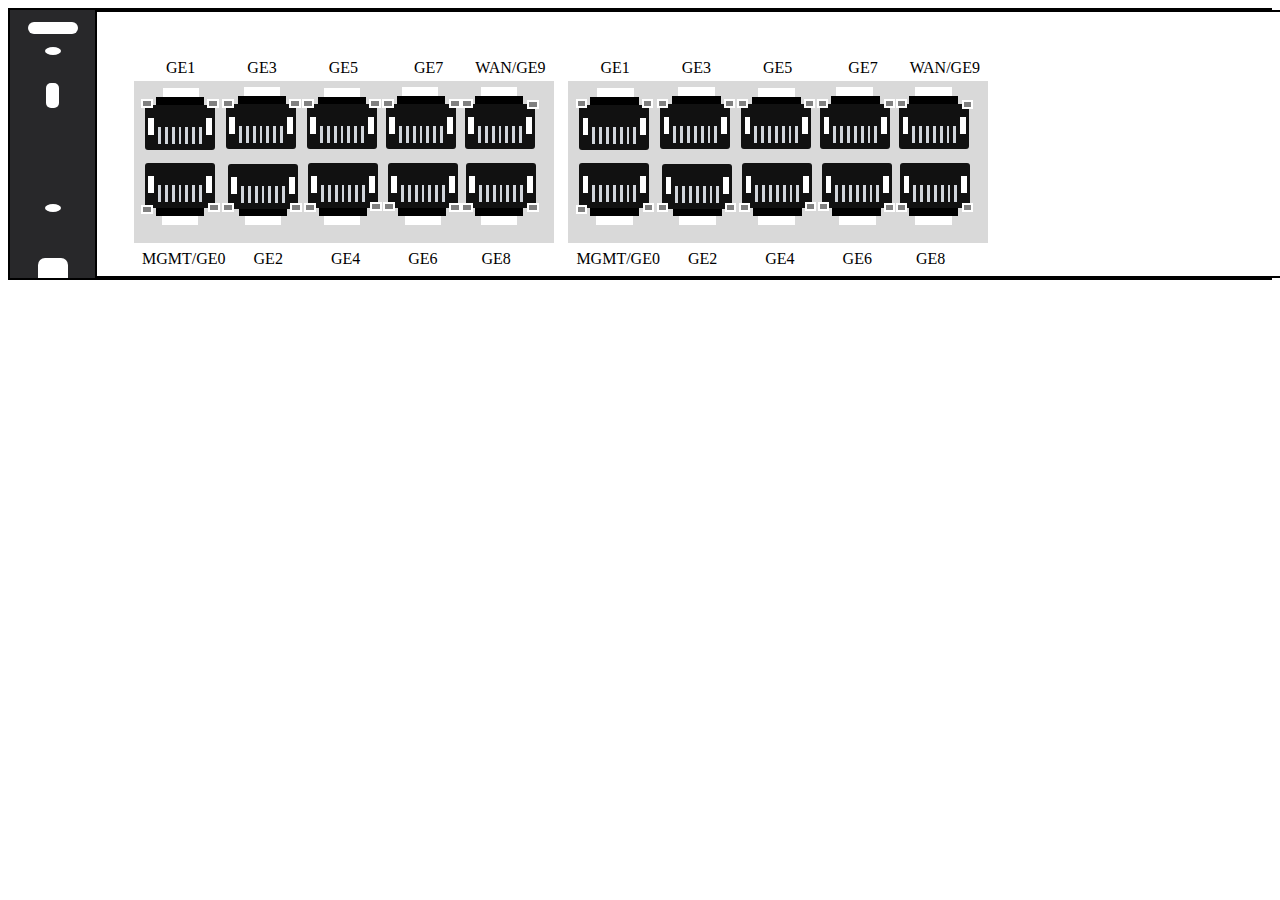
<file: S5328C/index.html>
<!DOCTYPE html>
<html lang="en">

<head>
<meta charset="UTF-8">
<meta name="viewport" content="width=device-width, initial-scale=1.0">
<title>Document</title>
<link rel="stylesheet" href="index.css">
</head>
<body>
<div class="responsive-wrapper">

<!-- -------------------------------Main-section--------------------------------------------------- -->
<div class="AE121">
<!-- ..............left-section..................... -->
<div class="AE121-left">
    <div class="left-box">
        <div class="left-top">
            <div class="left-inr-top"></div>
            <span class="small-div"></span>
            <div class="left-inr-bottom"></div>
        </div>
        <div class="left-bottom">
            <span class="small-div"></span>
            <div class="left-last-bottom"></div>
        </div>
    </div>
</div>
<!-- ..................mid-section.................................... -->
<div class="AR121-header">


      <div class="AE121-Main3">
        <div class="AR121-section3">
            <div class="AE121-name1">&nbsp;&nbsp;&nbsp;&nbsp;&nbsp;&nbsp;&nbsp;&nbsp;GE1
                &nbsp;&nbsp;&nbsp;&nbsp;&nbsp;&nbsp;&nbsp;&nbsp;&nbsp;&nbsp;&nbsp;&nbsp;GE3
                &nbsp;&nbsp;&nbsp;&nbsp;&nbsp;&nbsp;&nbsp;&nbsp;&nbsp;&nbsp;&nbsp;&nbsp;GE5
                &nbsp;&nbsp;&nbsp;&nbsp;&nbsp;&nbsp;&nbsp;&nbsp;&nbsp;&nbsp;&nbsp;&nbsp;
                GE7&nbsp;&nbsp;&nbsp;&nbsp;&nbsp;&nbsp;&nbsp;&nbsp;WAN/GE9
            </div>
            <div class="AR121-sec3head">
                <span class="ae-whitekbox11"></span>
                <span class="ae-blackbox11"></span>
                <span class="led-gray11"></span>
                <span class="led-green11"></span>
                <div class="ae-port11">
                    <div class="ae-pins11">
                        <span class="ae-side-pin11"></span>
                        <span></span><span></span><span></span>
                        <span></span><span></span><span></span><span></span>
                        <span class="ae-side-pin11"></span>
                    </div>
                </div>


                <span class="ae-whitekbox12"></span>
                <span class="ae-blackbox12"></span>
                <span class="led-gray12"></span>
                <span class="led-green12"></span>
                <div class="ae-port12">
                    <div class="ae-pins12">
                        <span class="ae-side-pin12"></span>
                        <span></span><span></span><span></span>
                        <span></span><span></span><span></span><span></span>
                        <span class="ae-side-pin12"></span>
                    </div>
                </div>



                <span class="ae-whitekbox13"></span>
                <span class="ae-blackbox13"></span>
                <span class="led-gray13"></span>
                <span class="led-green13"></span>
                <div class="ae-port13">
                    <div class="ae-pins13">
                        <span class="ae-side-pin13"></span>
                        <span></span><span></span><span></span>
                        <span></span><span></span><span></span><span></span>
                        <span class="ae-side-pin13"></span>
                    </div>
                </div>



                <span class="ae-whitekbox14"></span>
                <span class="ae-blackbox14"></span>
                <span class="led-gray14"></span>
                <span class="led-green14"></span>
                <div class="ae-port14">
                    <div class="ae-pins14">
                        <span class="ae-side-pin14"></span>
                        <span></span><span></span><span></span>
                        <span></span><span></span><span></span><span></span>
                        <span class="ae-side-pin14"></span>
                    </div>
                </div>

                <span class="ae-whitekbox15"></span>
                <span class="ae-blackbox15"></span>
                <span class="led-gray15"></span>
                <span class="led-green15"></span>
                <div class="ae-port15">
                    <div class="ae-pins15">
                        <span class="ae-side-pin15"></span>
                        <span></span><span></span><span></span>
                        <span></span><span></span><span></span><span></span>
                        <span class="ae-side-pin15"></span>
                    </div>
                </div>


                <span class="ae-whitekbox16"></span>
                <span class="ae-blackbox16"></span>
                <span class="led-gray16"></span>
                <span class="led-green16"></span>
                <div class="ae-port16">
                    <div class="ae-pins16">
                        <span class="ae-side-pin16"></span>
                        <span></span><span></span><span></span>
                        <span></span><span></span><span></span><span></span>
                        <span class="ae-side-pin16"></span>
                    </div>
                </div>



                <span class="ae-whitekbox17"></span>
                <span class="ae-blackbox17"></span>
                <span class="led-gray17"></span>
                <span class="led-green17"></span>
                <div class="ae-port17">
                    <div class="ae-pins17">
                        <span class="ae-side-pin17"></span>
                        <span></span><span></span><span></span>
                        <span></span><span></span><span></span><span></span>
                        <span class="ae-side-pin17"></span>
                    </div>
                </div>



                <span class="ae-whitekbox18"></span>
                <span class="ae-blackbox18"></span>
                <span class="led-gray18"></span>
                <span class="led-green18"></span>
                <div class="ae-port18">
                    <div class="ae-pins18">
                        <span class="ae-side-pin18"></span>
                        <span></span><span></span><span></span>
                        <span></span><span></span><span></span><span></span>
                        <span class="ae-side-pin18"></span>
                    </div>
                </div>


                <span class="ae-whitekbox19"></span>
                <span class="ae-blackbox19"></span>
                <span class="led-gray19"></span>
                <span class="led-green19"></span>
                <div class="ae-port19">
                    <div class="ae-pins19">
                        <span class="ae-side-pin19"></span>
                        <span></span><span></span><span></span>
                        <span></span><span></span><span></span><span></span>
                        <span class="ae-side-pin19"></span>
                    </div>
                </div>


                <span class="ae-whitekbox20"></span>
                <span class="ae-blackbox20"></span>
                <span class="led-gray20"></span>
                <span class="led-green20"></span>
                <div class="ae-port20">
                    <div class="ae-pins20">
                        <span class="ae-side-pin20"></span>
                        <span></span><span></span><span></span>
                        <span></span><span></span><span></span><span></span>
                        <span class="ae-side-pin20"></span>
                    </div>
                </div>


            </div>
            <div class="AE121-name2">&nbsp;&nbsp;MGMT/GE0 &nbsp;&nbsp;&nbsp;&nbsp;&nbsp;
                GE2&nbsp;&nbsp; &nbsp;&nbsp;&nbsp;&nbsp;&nbsp;&nbsp;&nbsp;&nbsp;
                GE4 &nbsp;&nbsp;&nbsp;&nbsp;&nbsp;&nbsp;&nbsp;&nbsp;&nbsp;&nbsp;&nbsp;GE6&nbsp;&nbsp;
                &nbsp;&nbsp;&nbsp;&nbsp;&nbsp;&nbsp;&nbsp;&nbsp;GE8</div>
        </div>
          </div>


            <div class="AE121-Main3">
        <div class="AR121-section3">
            <div class="AE121-name1">&nbsp;&nbsp;&nbsp;&nbsp;&nbsp;&nbsp;&nbsp;&nbsp;GE1
                &nbsp;&nbsp;&nbsp;&nbsp;&nbsp;&nbsp;&nbsp;&nbsp;&nbsp;&nbsp;&nbsp;&nbsp;GE3
                &nbsp;&nbsp;&nbsp;&nbsp;&nbsp;&nbsp;&nbsp;&nbsp;&nbsp;&nbsp;&nbsp;&nbsp;GE5
                &nbsp;&nbsp;&nbsp;&nbsp;&nbsp;&nbsp;&nbsp;&nbsp;&nbsp;&nbsp;&nbsp;&nbsp;
                GE7&nbsp;&nbsp;&nbsp;&nbsp;&nbsp;&nbsp;&nbsp;&nbsp;WAN/GE9
            </div>
            <div class="AR121-sec3head">
                <span class="ae-whitekbox11"></span>
                <span class="ae-blackbox11"></span>
                <span class="led-gray11"></span>
                <span class="led-green11"></span>
                <div class="ae-port11">
                    <div class="ae-pins11">
                        <span class="ae-side-pin11"></span>
                        <span></span><span></span><span></span>
                        <span></span><span></span><span></span><span></span>
                        <span class="ae-side-pin11"></span>
                    </div>
                </div>


                <span class="ae-whitekbox12"></span>
                <span class="ae-blackbox12"></span>
                <span class="led-gray12"></span>
                <span class="led-green12"></span>
                <div class="ae-port12">
                    <div class="ae-pins12">
                        <span class="ae-side-pin12"></span>
                        <span></span><span></span><span></span>
                        <span></span><span></span><span></span><span></span>
                        <span class="ae-side-pin12"></span>
                    </div>
                </div>



                <span class="ae-whitekbox13"></span>
                <span class="ae-blackbox13"></span>
                <span class="led-gray13"></span>
                <span class="led-green13"></span>
                <div class="ae-port13">
                    <div class="ae-pins13">
                        <span class="ae-side-pin13"></span>
                        <span></span><span></span><span></span>
                        <span></span><span></span><span></span><span></span>
                        <span class="ae-side-pin13"></span>
                    </div>
                </div>



                <span class="ae-whitekbox14"></span>
                <span class="ae-blackbox14"></span>
                <span class="led-gray14"></span>
                <span class="led-green14"></span>
                <div class="ae-port14">
                    <div class="ae-pins14">
                        <span class="ae-side-pin14"></span>
                        <span></span><span></span><span></span>
                        <span></span><span></span><span></span><span></span>
                        <span class="ae-side-pin14"></span>
                    </div>
                </div>

                <span class="ae-whitekbox15"></span>
                <span class="ae-blackbox15"></span>
                <span class="led-gray15"></span>
                <span class="led-green15"></span>
                <div class="ae-port15">
                    <div class="ae-pins15">
                        <span class="ae-side-pin15"></span>
                        <span></span><span></span><span></span>
                        <span></span><span></span><span></span><span></span>
                        <span class="ae-side-pin15"></span>
                    </div>
                </div>


                <span class="ae-whitekbox16"></span>
                <span class="ae-blackbox16"></span>
                <span class="led-gray16"></span>
                <span class="led-green16"></span>
                <div class="ae-port16">
                    <div class="ae-pins16">
                        <span class="ae-side-pin16"></span>
                        <span></span><span></span><span></span>
                        <span></span><span></span><span></span><span></span>
                        <span class="ae-side-pin16"></span>
                    </div>
                </div>



                <span class="ae-whitekbox17"></span>
                <span class="ae-blackbox17"></span>
                <span class="led-gray17"></span>
                <span class="led-green17"></span>
                <div class="ae-port17">
                    <div class="ae-pins17">
                        <span class="ae-side-pin17"></span>
                        <span></span><span></span><span></span>
                        <span></span><span></span><span></span><span></span>
                        <span class="ae-side-pin17"></span>
                    </div>
                </div>



                <span class="ae-whitekbox18"></span>
                <span class="ae-blackbox18"></span>
                <span class="led-gray18"></span>
                <span class="led-green18"></span>
                <div class="ae-port18">
                    <div class="ae-pins18">
                        <span class="ae-side-pin18"></span>
                        <span></span><span></span><span></span>
                        <span></span><span></span><span></span><span></span>
                        <span class="ae-side-pin18"></span>
                    </div>
                </div>


                <span class="ae-whitekbox19"></span>
                <span class="ae-blackbox19"></span>
                <span class="led-gray19"></span>
                <span class="led-green19"></span>
                <div class="ae-port19">
                    <div class="ae-pins19">
                        <span class="ae-side-pin19"></span>
                        <span></span><span></span><span></span>
                        <span></span><span></span><span></span><span></span>
                        <span class="ae-side-pin19"></span>
                    </div>
                </div>


                <span class="ae-whitekbox20"></span>
                <span class="ae-blackbox20"></span>
                <span class="led-gray20"></span>
                <span class="led-green20"></span>
                <div class="ae-port20">
                    <div class="ae-pins20">
                        <span class="ae-side-pin20"></span>
                        <span></span><span></span><span></span>
                        <span></span><span></span><span></span><span></span>
                        <span class="ae-side-pin20"></span>
                    </div>
                </div>


            </div>
            <div class="AE121-name2">&nbsp;&nbsp;MGMT/GE0 &nbsp;&nbsp;&nbsp;&nbsp;&nbsp;
                GE2&nbsp;&nbsp; &nbsp;&nbsp;&nbsp;&nbsp;&nbsp;&nbsp;&nbsp;&nbsp;
                GE4 &nbsp;&nbsp;&nbsp;&nbsp;&nbsp;&nbsp;&nbsp;&nbsp;&nbsp;&nbsp;&nbsp;GE6&nbsp;&nbsp;
                &nbsp;&nbsp;&nbsp;&nbsp;&nbsp;&nbsp;&nbsp;&nbsp;GE8</div>
        </div>
          </div>

          <div class="S5328C-name1">Lorem</div>
            <div class="ethernet-boxs5">
                <span class="ae-blackboxs5"></span>
                <span class="led-yellows5"></span>
                <span class="led-greens5"></span>
                <div class="ae-ports5">
                    <div class="ae-pinss5">
                        <span class="ae-side-pins5"></span>
                        <span></span><span></span><span></span>
                        <span></span><span></span><span></span><span></span>
                        <span class="ae-side-pins5"></span>
                    </div>
                </div>
            </div>
              <div class="ethernet-box">
                <span class="ae-blackbox"></span>
                <span class="led-yellow"></span>
                <span class="led-green"></span>
                <div class="ae-port">
                    <div class="ae-pins">
                        <span class="ae-side-pin21"></span>
                        <span></span><span></span><span></span>
                        <span></span><span></span><span></span><span></span>
                        <span class="ae-side-pin22"></span>
                    </div>
                </div>
            </div>
             <div class="S5328C-name2">CONSOLE</div>


           <div class="S5328C-Main">
             <div class="S5328C-submenu">
                   <div class="C532">
                    <span class="S5328C"></span><span class="S5328C"></span><span class="S5328C"></span><span class="S5328C"></span><span class="S5328C"></span><span class="S5328C"></span><span class="S5328C"></span><span class="S5328C"></span><span class="S5328C"></span><span class="S5328C"></span><span class="S5328C"></span><span class="S5328C"></span><span class="S5328C"></span><span class="S5328C"></span><span class="S5328C"></span><span class="S5328C"></span><span class="S5328C"></span><span class="S5328C"></span><span class="S5328C"></span><span class="S5328C"></span><span class="S5328C"></span><span class="S5328C"></span><span class="S5328C"></span><span class="S5328C"></span>
                </div>
                <div class="C5321"></div>
                <div class="C5322"></div>
             </div>

                  <div class="S5328C-submenu">
                   <div class="C532">
                    <span class="S5328C"></span><span class="S5328C"></span><span class="S5328C"></span><span class="S5328C"></span><span class="S5328C"></span><span class="S5328C"></span><span class="S5328C"></span><span class="S5328C"></span><span class="S5328C"></span><span class="S5328C"></span><span class="S5328C"></span><span class="S5328C"></span><span class="S5328C"></span><span class="S5328C"></span><span class="S5328C"></span><span class="S5328C"></span><span class="S5328C"></span><span class="S5328C"></span><span class="S5328C"></span><span class="S5328C"></span><span class="S5328C"></span><span class="S5328C"></span><span class="S5328C"></span><span class="S5328C"></span>
                </div>
                <div class="C5321"></div>
                <div class="C5322"></div>
             </div>

                  <div class="S5328C-submenu">
                   <div class="C532">
                    <span class="S5328C"></span><span class="S5328C"></span><span class="S5328C"></span><span class="S5328C"></span><span class="S5328C"></span><span class="S5328C"></span><span class="S5328C"></span><span class="S5328C"></span><span class="S5328C"></span><span class="S5328C"></span><span class="S5328C"></span><span class="S5328C"></span><span class="S5328C"></span><span class="S5328C"></span><span class="S5328C"></span><span class="S5328C"></span><span class="S5328C"></span><span class="S5328C"></span><span class="S5328C"></span><span class="S5328C"></span><span class="S5328C"></span><span class="S5328C"></span><span class="S5328C"></span><span class="S5328C"></span>
                </div>
                <div class="C5321"></div>
                <div class="C5322"></div>
             </div>

                  <div class="S5328C-submenu">
                   <div class="C532">
                    <span class="S5328C"></span><span class="S5328C"></span><span class="S5328C"></span><span class="S5328C"></span><span class="S5328C"></span><span class="S5328C"></span><span class="S5328C"></span><span class="S5328C"></span><span class="S5328C"></span><span class="S5328C"></span><span class="S5328C"></span><span class="S5328C"></span><span class="S5328C"></span><span class="S5328C"></span><span class="S5328C"></span><span class="S5328C"></span><span class="S5328C"></span><span class="S5328C"></span><span class="S5328C"></span><span class="S5328C"></span><span class="S5328C"></span><span class="S5328C"></span><span class="S5328C"></span><span class="S5328C"></span>
                </div>
                <div class="C5321"></div>
                <div class="C5322"></div>
             </div>
             </div>

</div>
<!-- ....................................right-section......................................................... -->
<div class="AE121-right">
    <div class="right-box">
        <div class="right-top">
            <div class="right-inr-top"></div>
            <div class="right-circle">
                <div class="inr-circle"></div>
            </div>
        </div>
        <div class="right-bottom">
            <div class="right-last-bottom"></div>
        </div>
    </div>
</div>
</div>
<!-- '''''''''''''''''''''''''''''''''''''''''''finish''''''''''''''''''''''''''''''''''''''''''''''''' -->

</div>

</body>
</html>
</file>
<file: AR6121E/index.css>
* {
  box-sizing: border-box;
}
.AE121-pro1 {
  background-color: #28282A;
  display: flex;
  justify-content: space-between;
  width: 1872px;
  border: 2px solid black;
  margin: 3px 13px 25px 17px;
}

.AR121-header-pro1 {
  background-color: white;
  width: 1702.6534423828125px;
  height: 267.617554px;
  border: 2px solid black;
  display: flex;
  left: 109px;
  top: 342px;
}

.AR121-section1-pro1 {
  top: 7px;
  position: relative;
  /* border: 2px solid black; */
  width: 249px;
  height: 100%;
  left: 80px;
}

.AR121-heading121-pro1 {
  width: 226px;
  height: 44px;
  position: relative;
  top: 3px;
  left: -59px;
  font-size: 16px;
  line-height: 100%;
}

.AR121-heading1211-pro1 {
  width: 226px;
  height: 44px;
  position: relative;
  top: 182px;
  left: -40px;
  font-size: 16px;
}

.AR121-section11-pro1 {
  border: 3px solid black;
  left: -15px;
  top: 27px;
  position: absolute;
  width: 124.84px;
  height: 192.24px;
  background: #626060;
  padding: 20px;
  border-radius: 6px;
  display: flex;
  justify-content: center;
  align-items: center;
}

.AR121-innersec111-pro1 {
  border: 2px solid black;
  width: 76.82px;
  height: 147.18px;
  background: #000000;
  clip-path: polygon(30% 0%,
      /* top-left slant */
      100% 0%,
      100% 100%,
      30% 100%,
      0% 70%,
      0% 30%);
  display: flex;
  flex-direction: column;
  justify-content: space-around;
  align-items: center;
}

.AR121-subsec1-pro1 {
  position: relative;
  top: 12px;
  left: 19px;
  width: 24.01px;
  height: 18.02px;
  background: #fff;
  border-radius: 3px;
}

.AR121-subsec2-pro1 {
  position: relative;
  right: 12px;
  width: 24.01px;
  height: 18.02px;
  background: #fff;
  border-radius: 3px;
}

.AR121-subsec3-pro1 {
  position: relative;
  left: 19px;
  bottom: 12px;
  width: 24.01px;
  height: 18.02px;
  background: #fff;
  border-radius: 3px;
}

.AR121-section2-pro1 {
  position: relative;
  left: 12px;
  top: 96px;
  width: 1302.65px;
  height: 244px;
}

.section2-text1 {
  width: 61px;
  height: 16px;
  justify-content: space-between;
  position: relative;
  top: 29px;
}

.AR121-section21 {
  position: relative;
  top: -6px;
  left: 57px;
  display: inline-block;
  width: 15.98px;
  height: 15.98px;
  border-radius: 50%;
  background-color: #000000;
}

.section2-text2 {
  top: -25px;
  position: relative;
  width: 61px;
  height: 16px;
  justify-content: space-between;
}

.AR121-section22 {
  top: -61px;
  position: relative;
  left: 57px;
  display: inline-block;
  width: 15.98px;
  height: 15.98px;
  border-radius: 50%;
  background-color: #000000;
}

.section2-text3 {
  top: -78px;
  position: relative;
  width: 61px;
  height: 16px;
  justify-content: space-between;
}

.AR121-section23 {
  top: -117px;
  position: relative;
  left: 57px;
  display: inline-block;
  width: 15.98px;
  height: 15.98px;
  border-radius: 50%;
  background-color: #000000;
}

.section2-text4 {
  top: -130px;
  position: relative;
  width: 61px;
  height: 16px;
  justify-content: space-between;
}

.AR121-section24 {
  top: -95px;
  position: relative;
  left: 57px;
  display: inline-block;
  width: 15.98px;
  height: 15.98px;
  border-radius: 50%;
  background-color: #000000;
}

.section2-text5 {
  left: 45px;
  top: -18px;
  position: relative;
  width: 61px;
  height: 16px;
}

.AR121-section25 {
  left: 57px;
  top: -54px;
  position: relative;
  display: inline-block;
  width: 20.23px;
  height: 20.23px;
  border-radius: 50%;
  background-color: #000000;
}

.AR121-section3-pro1 {

  top: 33px;
  position: relative;
  display: flex;
  flex-direction: column;
  width: 420.04px;
  height: 161.55564880371094px;
  /* border: 2px solid black; */
}

/* .AR121-sec3head {
bottom: 25px;
position: relative;
justify-content: space-evenly;
display: flex;
width: 420.04px;
height: 161.55564880371094px;
background-color: #D9D9D9;
} */
.AE121-name1-pro1 {
  position: relative;
  bottom: 36px;
}

.AE121-name2-pro1 {
  position: relative;
  bottom: 25px;
}

.AE121-name3-pro1 {
  position: relative;
  bottom: -18px;
  left: 13px;
}

.AE121-Main3-pro1 {
  /* border: 2PX solid black; */
  width: 514.38px;
  height: 205px;
  top: 50px;
  right: 73px;
  position: relative;
  display: flex;
}

.AR121-sec3foot-pro1 {
  left: -76px;
  top: 136px;
  position: relative;
  width: 85.38px;
  height: 99.38px;
}

.AE121-innerdiv1 {
  z-index: 0;
  width: 27.267135620117188px;
  height: 22.0341796875px;
  border: 2px solid gray;
  position: relative;
  top: 10px;
  left: -2px;
  border-left: 10px;
}

.AE121-section4-pro1 {
  width: 640px;
  height: 50px;
  border: 2px solid #000;
  display: flex;
  align-items: center;
  background: #f4f4f4;
  position: relative;
  right: 57px;
}

/* LEFT & RIGHT BOX */
.side-box-pro1 {
  width: 285px;
  flex: 1;
  left: 2px;
  height: 100%;
  position: relative;
  border-right: 2px solid #000;
}

.side-box-pro1:last-child {
  border-right: none;
}

/* CENTER BOX */
.mid-box-pro1 {
  width: 0px;
  height: 100%;
  position: relative;
  display: flex;
  align-items: center;
  justify-content: center;
}

/* CENTER VERTICAL LINE */
.divider-pro1 {
  position: absolute;
  width: 52px;
  height: 21.751914978027344px;
  border: 2px solid gray;
}

/* BOLT / SCREW */
.bolt1-pro1 {
  width: 18px;
  height: 18px;
  border-radius: 50%;
  background: #555;
  border: 2px solid #000;
  position: absolute;
}

/* BOLT POSITIONS */
.bolt1-pro1 {
  width: 20.195607px;
  height: 21.195607px;
  background-color: #474342;
  left: 18px;
  top: 9px;
  transform: translateY(-50%);
}

.mid-box-pro1 .bolt1-pro1:first-of-type {
  left: 15px;
}

.mid-box-pro1 .bolt1-pro1:last-of-type {
  right: 15px;
}

/* PLUS SIGN */
.bolt1-pro1::before,
.bolt1-pro1::after {
  content: "";
  position: absolute;
  background: #000;
}

.bolt1-pro1::before {
  width: 8px;
  height: 2px;
  top: 50%;
  left: 50%;
  transform: translate(-50%, -50%);
}

.bolt1-pro1::after {
  width: 2px;
  height: 8px;
  top: 50%;
  left: 50%;
  transform: translate(-50%, -50%);
}

/* ----------------------------------------------------- */
/* BOLT / SCREW */
.bolt2-pro1 {
  width: 18px;
  height: 18px;
  border-radius: 50%;
  background: #555;
  border: 2px solid #000;
  position: absolute;
}

/* BOLT POSITIONS */
.bolt2-pro1 {
  width: 20.195607px;
  height: 21.195607px;
  background-color: #474342;
  left: -39px;
  top: 23px;
  transform: translateY(-50%);
}

.mid-box-pro1 .bolt2-pro1:first-of-type {
  left: 15px;
}

.mid-box-pro1 .bolt2-pro1:last-of-type {
  right: 15px;
}

/* PLUS SIGN */
.bolt2-pro1::before,
.bolt2-pro1::after {
  content: "";
  position: absolute;
  background: #000;
}

.bolt2-pro1::before {
  width: 8px;
  height: 2px;
  top: 50%;
  left: 50%;
  transform: translate(-50%, -50%);
}

.bolt2-pro1::after {
  width: 2px;
  height: 8px;
  top: 50%;
  left: 50%;
  transform: translate(-50%, -50%);
}


.bolt3-pro1 {
  width: 18px;
  height: 18px;
  border-radius: 50%;
  background: #555;
  border: 2px solid #000;
  position: absolute;
}

/* BOLT POSITIONS */
.bolt3-pro1 {
  width: 20.195607px;
  height: 21.195607px;
  background-color: #474342;
  left: 18px;
  top: 23px;
  transform: translateY(-50%);
}

.mid-box-pro1 .bolt3-pro1:first-of-type {
  left: 15px;
}

.mid-box-pro1 .bolt3-pro1:last-of-type {
  right: 15px;
}

/* PLUS SIGN */
.bolt3-pro1::before,
.bolt3-pro1::after {
  content: "";
  position: absolute;
  background: #000;
}

.bolt3-pro1::before {
  width: 8px;
  height: 2px;
  top: 50%;
  left: 50%;
  transform: translate(-50%, -50%);
}

.bolt3-pro1::after {
  width: 2px;
  height: 8px;
  top: 50%;
  left: 50%;
  transform: translate(-50%, -50%);
}

.bolt4-pro1 {
  width: 18px;
  height: 18px;
  border-radius: 50%;
  background: #555;
  border: 2px solid #000;
  position: absolute;
}

/* BOLT POSITIONS */
.bolt4-pro1 {
  width: 20.195607px;
  height: 21.195607px;
  background-color: #474342;
  left: -13px;
  top: 9px;
  transform: translateY(-50%);
}

.mid-box-pro1 .bolt4-pro1:first-of-type {
  left: 15px;
}

.mid-box-pro1 .bolt4-pro1:last-of-type {
  right: 15px;
}

/* PLUS SIGN */
.bolt4-pro1::before,
.bolt4-pro1::after {
  content: "";
  position: absolute;
  background: #000;
}

.bolt4-pro1::before {
  width: 8px;
  height: 2px;
  top: 50%;
  left: 50%;
  transform: translate(-50%, -50%);
}

.bolt4-pro1::after {
  width: 2px;
  height: 8px;
  top: 50%;
  left: 50%;
  transform: translate(-50%, -50%);
}

.AE121-innerdiv2-pro1 {
  z-index: 0;
  width: 27.267135620117188px;
  height: 22.0341796875px;
  border: 2px solid gray;
  position: relative;
  top: 10px;
  left: 257px;
  border-left: 10px;
}

/* ////////////////////////////////section5////////////////////////////////////////// */
.AE121-section5-pro1 {
  position: absolute;
  top: 184px;
  left: 1076px;
  right: 70px;
  height: 114.54296875;
  width: 412px;

}

/* WAN LINE */
.wan-line-pro1 {
  position: absolute;
  top: -35px;
  left: 132px;
  right: 63px;
  height: 1px;
  background: #000;
  text-align: center;
}

.wan-line1-pro1 {
  transform: rotate(90deg);
  position: absolute;
  top: -21px;
  left: 119px;
  right: 63px;
  height: 1px;
  width: 27px;
  background: #000;
  text-align: center;
}

.wan-line2-pro1 {
  transform: rotate(90deg);
  position: absolute;
  top: -21px;
  left: 335px;
  right: 63px;
  height: 1px;
  width: 27px;
  background: #000;
  text-align: center;
}

.wan-line-pro1 span {
  background: #f5f5f5;
  padding: 0 6px;
  font-size: 12px;
  position: relative;
  top: -8px;
}

.AE121-text11-pro1 {
  position: relative;
  top: 5px;
  font-weight: 400;
  font-style: 12px;
}

/* PORT ROW */
.ports-pro1 {
  position: relative;
  top: -30px;
  display: flex;
  align-items: center;
  justify-content: space-between;
  margin-top: 20px;
}

/* SINGLE PORT */
.port-pro1 {
  text-align: center;
}

.screen-pro1 {
  width: 71px;
  height: 50px;
  background: #3d3d3d;
}

.base1-pro1 {
  width: 40px;
  height: 7px;
  background: #9e9e9e;
  margin: 0 auto;
}

.base2-pro1 {
  width: 30px;
  height: 7px;
  background: #9e9e9e;
  margin: 0 auto;
}

.port-pro1 p {
  margin-top: 5px;
  font-size: 12px;
}

/* ARROW */
.arrow-pro1 {
  position: relative;
  left: -110px;
  top: -18px;
  width: 6.679687500000006px;
  height: 10px;
  font-size: 14px;

}


/* ..................................................................... */


#AE121-blackbox {
  top: -26px;
  position: relative;
  background: black;
  right: -29px;
  width: 48.46px;
  height: 8.54px;

}

/* Port body */
.AE121-port {
  position: relative;
  left: -10px;
  top: 10px;
  width: 70px;
  height: 45px;
  background: #111;
  border-radius: 3px;
  display: flex;
  align-items: flex-end;
  justify-content: center;
  padding-bottom: 6px;
}

/* Pins */
.AE121-pins {
  display: flex;
  gap: 4px;

}

#AE121-port1 {
  width: 5.692028045654318px;
  height: 17.076082229614325px;
  background-color: white;
  position: relative;
  top: -9px;
  left: 2px;
}

#AE121-port12 {
  width: 5.692028045654318px;
  height: 17.076082229614325px;
  background-color: white;
  position: relative;
  top: -9px;
  left: -2px;
}

.AE121-pins span {
  width: 2.85px;
  height: 17.076082229614325px;
  background: #d1d5db;
}


.AR121-sec3head-pro1 {
  /* bottom: 25px;
position: relative;
justify-content: space-evenly;
display: flex;
width: 420.04px;
height: 161.55564880371094px;
background-color: #D9D9D9; */
  display: grid;
  grid-template-columns: repeat(5, 1fr);
  /* 5 upar, 5 niche */
  grid-template-rows: repeat(2, auto);
  gap: 18px 16px;
  /* row-gap | column-gap */
  position: relative;
  top: -32px;
  width: 420.04px;
  height: 161.56px;
  background-color: #D9D9D9;
  padding: 14px;
  box-sizing: border-box;
  justify-items: center;
  align-items: center;
}

.ethernet-box-pro1 {
  width: 85.38041687011751px;
  height: 85.38041687011751px;
  border: 3px solid #bdbdbd;
  background: #fff;
  position: relative;
  left: 10px;
  top: 10px;
  display: flex;
  align-items: center;
  justify-content: center;
}

.led-pro1 {
  width: 12px;
  height: 8px;
  position: absolute;
  top: 12px;
  position: absolute;
  top: 13px;
  width: 11.38px;
  height: 8.54px;
  z-index: 20;
}

.led-yellow-pro1 {
  border: 1px solid white;
  z-index: 20;
  background: #facc15;
  left: 6px;
  width: 11.3397216796875px;
  height: 8.504790306091309px;
  position: relative;
  top: -12px;

}

.led-green-pro1 {
  border: 1px solid white;
  background: #07be26;
  left: 59px;
  width: 11.3397216796875px;
  height: 8.504790306091309px;
  position: relative;
  top: -13px;
  /* bottom: 31px; */
  z-index: 20;
}

.ae-blackbox-pro1 {
  position: absolute;
  top: 19px;
  left: 16px;
  width: 48.46px;
  height: 8.54px;
  background: #000;
}

.ae-port-pro1 {
  width: 70px;
  height: 45px;
  background: #111;
  border-radius: 3px;
  display: flex;
  align-items: flex-end;
  justify-content: center;
  padding-bottom: 6px;
  position: relative;
  top: 10px;
  left: -7px;
}

.ae-pins-pro1 {
  display: flex;
  gap: 4px;
}

.ae-pins-pro1 span {
  width: 2.85px;
  height: 17.08px;
  background: #d1d5db;
}


.ae-side-pin21-pro1 {
  left: 2px;
  width: 5.69px !important;
  height: 17.08px;
  background: #fff !important;
  position: relative;
  top: -9px;
}

.ae-side-pin22-pro1 {
  left: -2px;
  width: 5.69px !important;
  height: 17.08px;
  background: #fff !important;
  position: relative;
  top: -9px;
}

/* ................................................................ */
.led-gray11-pro1 {

  border: 1px solid white;
  background: gray;
  position: relative;
  right: 36px;
  bottom: 14px;
  width: 11.3397216796875px;
  height: 8.504790306091309px;
  z-index: 20;
}

.led-green11-pro1 {
  border: 1px solid white;
  background: gray;
  position: relative;
  right: 56px;
  bottom: 14px;
  width: 11.3397216796875px;
  height: 8.504790306091309px;
  z-index: 20;
}

.ae-blackbox11-pro1 {
  left: 22px;
  right: 10px;
  position: absolute;
  top: 16px;
  width: 48.46px;
  height: 8.54px;
  background: black;
}

.ae-whitekbox11-pro1 {
  left: 29px;
  /* right: 17px; */
  position: absolute;
  top: 7px;
  width: 36.46px;
  height: 8.54px;
  background: white;
}

.ae-port11-pro1 {
  top: 10px;
  position: relative;
  right: 175px;
  width: 70px;
  height: 45px;
  background: #111;
  border-radius: 3px;
  display: flex;
  align-items: flex-end;
  justify-content: center;
  padding-bottom: 6px;
}

.ae-pins11-pro1 {
  display: flex;
  gap: 4px;
}

.ae-pins11-pro1 span {
  width: 2.85px;
  height: 17.08px;
  background: #d1d5db;
}

.ae-side-pin11-pro1 {
  width: 5.69px !important;
  height: 17.08px;
  background: #fff !important;
  position: relative;
  top: -9px;
}



/* ................................................... */

.led-gray12-pro1 {

  border: 1px solid white;
  background: gray;
  position: relative;
  right: 213px;
  bottom: 14px;
  width: 11.3397216796875px;
  height: 8.504790306091309px;
  z-index: 20;
}

.led-green12-pro1 {
  border: 1px solid white;
  background: gray;
  position: relative;
  right: 232px;
  bottom: 14px;
  width: 11.3397216796875px;
  height: 8.504790306091309px;
  z-index: 20;
}

.ae-blackbox12-pro1 {
  left: 104px;
  right: 10px;
  position: absolute;
  top: 15px;
  width: 48.46px;
  height: 8.54px;
  background: black;
}

.ae-whitekbox12-pro1 {
  left: 110px;
  /* right: 17px; */
  position: absolute;
  top: 6px;
  width: 36.46px;
  height: 8.54px;
  background: white;
}

.ae-port12-pro1 {
  top: -54px;
  position: relative;
  right: -78px;
  width: 70px;
  height: 45px;
  background: #111;
  border-radius: 3px;
  display: flex;
  align-items: flex-end;
  justify-content: center;
  padding-bottom: 6px;
}

.ae-pins12-pro1 {
  display: flex;
  gap: 4px;
}

.ae-pins12-pro1 span {
  width: 2.85px;
  height: 17.08px;
  background: #d1d5db;
}

.ae-side-pin12-pro1 {
  width: 5.69px !important;
  height: 17.08px;
  background: #fff !important;
  position: relative;
  top: -9px;
}

/* .................................. */

.led-gray13-pro1 {

  border: 1px solid white;
  background: gray;
  position: relative;
  right: -39px;
  bottom: 77px;
  width: 11.3397216796875px;
  height: 8.504790306091309px;
  z-index: 20;
}

.led-green13-pro1 {
  border: 1px solid white;
  background: gray;
  position: relative;
  right: -20px;
  bottom: 77px;
  width: 11.3397216796875px;
  height: 8.504790306091309px;
  z-index: 20;
}

.ae-blackbox13-pro1 {
  left: 184px;
  right: 10px;
  position: absolute;
  top: 16px;
  width: 48.46px;
  height: 8.54px;
  background: black;
}

.ae-whitekbox13-pro1 {
  left: 190px;
  /* right: 17px; */
  position: absolute;
  top: 7px;
  width: 36.46px;
  height: 8.54px;
  background: white;
}

.ae-port13-pro1 {
  top: -54px;
  position: relative;
  right: 99px;
  width: 70px;
  height: 45px;
  background: #111;
  border-radius: 3px;
  display: flex;
  align-items: flex-end;
  justify-content: center;
  padding-bottom: 6px;
}

.ae-pins13-pro1 {
  display: flex;
  gap: 4px;
}

.ae-pins13-pro1 span {
  width: 2.85px;
  height: 17.08px;
  background: #d1d5db;
}

.ae-side-pin13-pro1 {
  width: 5.69px !important;
  height: 17.08px;
  background: #fff !important;
  position: relative;
  top: -9px;
}

/* -------------------------------------------------- */
.led-gray14-pro1 {

  border: 1px solid white;
  background: gray;
  position: relative;
  right: 139px;
  bottom: 77px;
  width: 11.3397216796875px;
  height: 8.504790306091309px;
  z-index: 20;
}

.led-green14-pro1 {
  border: 1px solid white;
  background: gray;
  position: relative;
  right: -272px;
  bottom: 140px;
  width: 11.3397216796875px;
  height: 8.504790306091309px;
  z-index: 20;
}

.ae-blackbox14-pro1 {
  left: 263px;
  position: absolute;
  top: 15px;
  width: 48.46px;
  height: 8.54px;
  background: black;
}

.ae-whitekbox14-pro1 {
  left: 268px;
  /* right: 17px; */
  position: absolute;
  top: 6px;
  width: 36.46px;
  height: 8.54px;
  background: white;
}

.ae-port14-pro1 {
  top: -117px;
  position: relative;
  right: -152px;
  width: 70px;
  height: 45px;
  background: #111;
  border-radius: 3px;
  display: flex;
  align-items: flex-end;
  justify-content: center;
  padding-bottom: 6px;
}

.ae-pins14-pro1 {
  display: flex;
  gap: 4px;
}

.ae-pins14-pro1 span {
  width: 2.85px;
  height: 17.08px;
  background: #d1d5db;
}

.ae-side-pin14-pro1 {
  width: 5.69px !important;
  height: 17.08px;
  background: #fff !important;
  position: relative;
  top: -9px;
}

/* /////////////////////////////////////////////////// */
.led-gray15-pro1 {
  border: 1px solid white;
  background: gray;
  position: relative;
  right: -112px;
  bottom: 140px;
  width: 11.3397216796875px;
  height: 8.504790306091309px;
  z-index: 20;
}

.led-green15-pro1 {
  border: 1px solid white;
  background: gray;
  position: relative;
  left: 92px;
  bottom: 139px;
  width: 11.3397216796875px;
  height: 8.504790306091309px;
  z-index: 20;
}

.ae-blackbox15-pro1 {
  left: 341px;
  right: 10px;
  position: absolute;
  top: 15px;
  width: 48.46px;
  height: 8.54px;
  background: black;
}

.ae-whitekbox15-pro1 {
  left: 347px;
  /* right: 17px; */
  position: absolute;
  top: 6px;
  width: 36.46px;
  height: 8.54px;
  background: white;
}

.ae-port15-pro1 {
  top: -117px;
  position: relative;
  right: 27px;
  width: 70px;
  height: 45px;
  background: #111;
  border-radius: 3px;
  display: flex;
  align-items: flex-end;
  justify-content: center;
  padding-bottom: 6px;
}

.ae-pins15-pro1 {
  display: flex;
  gap: 4px;
}

.ae-pins15-pro1 span {
  width: 2.85px;
  height: 17.08px;
  background: #d1d5db;
}

.ae-side-pin15-pro1 {
  width: 5.69px !important;
  height: 17.08px;
  background: #fff !important;
  position: relative;
  top: -9px;
}

/* ...............................................................  */
.led-gray16-pro1 {
  border: 1px solid white;
  background: gray;
  position: relative;
  right: 36px;
  bottom: 97px;
  width: 11.3397216796875px;
  height: 8.504790306091309px;
  z-index: 20;
}

.led-green16-pro1 {
  border: 1px solid white;
  background: gray;
  position: relative;
  left: -55px;
  bottom: 99px;
  width: 11.3397216796875px;
  height: 8.504790306091309px;
  z-index: 20;
}

.ae-blackbox16-pro1 {
  left: 22px;
  right: 10px;
  position: absolute;
  top: 126px;
  width: 48.46px;
  height: 8.54px;
  background: black;
}

.ae-whitekbox16-pro1 {
  left: 28px;
  /* right: 17px; */
  position: absolute;
  top: 135px;
  width: 36.46px;
  height: 8.54px;
  background: white;
}

.ae-port16-pro1 {
  top: -121px;
  position: relative;
  right: 175px;
  width: 70px;
  height: 45px;
  background: #111;
  border-radius: 3px;
  display: flex;
  align-items: flex-end;
  justify-content: center;
  padding-bottom: 6px;
}

.ae-pins16-pro1 {
  display: flex;
  gap: 4px;
}

.ae-pins16-pro1 span {
  width: 2.85px;
  height: 17.08px;
  background: #d1d5db;
}

.ae-side-pin16-pro1 {
  width: 5.69px !important;
  height: 17.08px;
  background: #fff !important;
  position: relative;
  top: -9px;
}

/* ///////////////////////////////////////////////////////////// */
.led-gray17-pro1 {
  border: 1px solid white;
  background: gray;
  position: relative;
  right: 213px;
  bottom: 99px;
  width: 11.3397216796875px;
  height: 8.504790306091309px;
  z-index: 20;
}

.led-green17-pro1 {
  border: 1px solid white;
  background: gray;
  position: relative;
  left: -231px;
  bottom: 99px;
  width: 11.3397216796875px;
  height: 8.504790306091309px;
  z-index: 20;
}

.ae-blackbox17-pro1 {
  left: 105px;
  right: 10px;
  position: absolute;
  top: 126px;
  width: 48.46px;
  height: 8.54px;
  background: black;
}

.ae-whitekbox17-pro1 {
  left: 111px;
  /* right: 17px; */
  position: absolute;
  top: 135px;
  width: 36.46px;
  height: 8.54px;
  background: white;
}

.ae-port17-pro1 {
  top: -183px;
  position: relative;
  right: -80px;
  width: 70px;
  height: 45px;
  background: #111;
  border-radius: 3px;
  display: flex;
  align-items: flex-end;
  justify-content: center;
  padding-bottom: 6px;
}

.ae-pins17-pro1 {
  display: flex;
  gap: 4px;
}

.ae-pins17-pro1 span {
  width: 2.85px;
  height: 17.08px;
  background: #d1d5db;
}

.ae-side-pin17-pro1 {
  width: 5.69px !important;
  height: 17.08px;
  background: #fff !important;
  position: relative;
  top: -9px;
}

/* //////////////////////////////////////////////////////// */
.led-gray18-pro1 {
  border: 1px solid white;
  background: gray;
  position: relative;
  right: -41px;
  bottom: 162px;
  width: 11.3397216796875px;
  height: 8.504790306091309px;
  z-index: 20;
}

.led-green18-pro1 {
  border: 1px solid white;
  background: gray;
  position: relative;
  left: 21px;
  bottom: 163px;
  width: 11.3397216796875px;
  height: 8.504790306091309px;
  z-index: 20;
}

.ae-blackbox18-pro1 {
  left: 185px;
  right: 10px;
  position: absolute;
  top: 126px;
  width: 48.46px;
  height: 8.54px;
  background: black;
}

.ae-whitekbox18-pro1 {
  left: 190px;
  /* right: 17px; */
  position: absolute;
  top: 135px;
  width: 36.46px;
  height: 8.54px;
  background: white;
}

.ae-port18-pro1 {
  top: -184px;
  position: relative;
  right: 98px;
  width: 70px;
  height: 45px;
  background: #111;
  border-radius: 3px;
  display: flex;
  align-items: flex-end;
  justify-content: center;
  padding-bottom: 6px;

}

.ae-pins18-pro1 {
  display: flex;
  gap: 4px;
}

.ae-pins18-pro1 span {
  width: 2.85px;
  height: 17.08px;
  background: #d1d5db;
}

.ae-side-pin18-pro1 {
  width: 5.69px !important;
  height: 17.08px;
  background: #fff !important;
  position: relative;
  top: -9px;
}

/* //////////////////////////////////////////////////////////////// */
.led-gray19-pro1 {
  border: 1px solid white;
  background: gray;
  position: relative;
  right: 138px;
  bottom: 163px;
  width: 11.3397216796875px;
  height: 8.504790306091309px;
  z-index: 20;
}

.led-green19-pro1 {
  border: 1px solid white;
  background: gray;
  position: relative;
  left: 272px;
  bottom: 225px;
  width: 11.3397216796875px;
  height: 8.504790306091309px;
  z-index: 20;
}

.ae-blackbox19-pro1 {
  left: 264px;
  right: 10px;
  position: absolute;
  top: 126px;
  width: 48.46px;
  height: 8.54px;
  background: black;
}

.ae-whitekbox19-pro1 {
  left: 271px;
  /* right: 17px; */
  position: absolute;
  top: 135px;
  width: 36.46px;
  height: 8.54px;
  background: white;
}

.ae-port19-pro1 {
  top: -247px;
  position: relative;
  right: -154px;
  width: 70px;
  height: 45px;
  background: #111;
  border-radius: 3px;
  display: flex;
  align-items: flex-end;
  justify-content: center;
  padding-bottom: 6px;

}

.ae-pins19-pro1 {
  display: flex;
  gap: 4px;
}

.ae-pins19-pro1 span {
  width: 2.85px;
  height: 17.08px;
  background: #d1d5db;
}

.ae-side-pin19-pro1 {
  width: 5.69px !important;
  height: 17.08px;
  background: #fff !important;
  position: relative;
  top: -9px;
}

/* //////////////////////////////////////////////////////// */
.led-gray20-pro1 {
  border: 1px solid white;
  background: gray;
  position: relative;
  right: -112px;
  bottom: 225px;
  width: 11.3397216796875px;
  height: 8.504790306091309px;
  z-index: 20;
}

.led-green20-pro1 {
  border: 1px solid white;
  background: gray;
  position: relative;
  left: 92px;
  bottom: 225px;
  width: 11.3397216796875px;
  height: 8.504790306091309px;
  z-index: 20;
}

.ae-blackbox20-pro1 {
  left: 341px;
  right: 10px;
  position: absolute;
  top: 126px;
  width: 48.46px;
  height: 8.54px;
  background: black;
}

.ae-whitekbox20-pro1 {
  left: 347px;
  /* right: 17px; */
  position: absolute;
  top: 135px;
  width: 36.46px;
  height: 8.54px;
  background: white;
}

.ae-port20-pro1 {
  top: -247px;
  position: relative;
  right: 26px;
  width: 70px;
  height: 45px;
  background: #111;
  border-radius: 3px;
  display: flex;
  align-items: flex-end;
  justify-content: center;
  padding-bottom: 6px;
}

.ae-pins20-pro1 {
  display: flex;
  gap: 4px;
}

.ae-pins20-pro1 span {
  width: 2.85px;
  height: 17.08px;
  background: #d1d5db;
}

.ae-side-pin20-pro1 {
  width: 5.69px !important;
  height: 17.08px;
  background: #fff !important;
  position: relative;
  top: -9px;
}

/* //////////////////////////////////////////////////////// */



/* /////////////////////////////////////////////////////////////////// */
.left-box-pro1,
.right-box-pro1 {
  width: 85px;
  height: 268px;
  /* background-color: royalblue; */
  display: flex;
  flex-direction: column;
  justify-content: space-between;
}

.left-top-pro1 {
  width: 100%;
  height: 50%;
  /* background-color: salmon; */
  display: flex;
  flex-direction: column;
  align-items: center;
  padding: 12px;
  gap: 13px;
}

.left-top-pro1 .left-inr-top-pro1 {
  width: 50px;
  height: 12px;
  background-color: #ffffff;
  border-radius: 10px;
}

.small-div-pro1 {
  width: 16px;
  height: 8px;
  background-color: #ffffff;
  border-radius: 50%;
}

.left-top-pro1 .left-inr-bottom-pro1 {
  width: 13px;
  height: 25px;
  background-color: #ffffff;
  border-radius: 5px;
  margin-top: 15px;
}

.left-bottom-pro1 {
  width: 100%;
  height: 50%;
  /* background-color: rgb(190, 136, 130); */
  display: flex;
  flex-direction: column;
  align-items: center;
  justify-content: space-between;
  gap: 20px;
  padding-top: 60px;
}

.left-bottom-pro1 .left-last-bottom-pro1 {
  width: 30px;
  height: 20px;
  background-color: #ffffff;
  border-top-left-radius: 7px;
  border-top-right-radius: 7px;
}

/* /////////////////////////////////////////////////////////// */
.right-box-pro1 .right-top-pro1 {
  width: 100%;
  height: 50%;
  padding-top: 12px;
  display: flex;
  flex-direction: column;
  align-items: center;
  gap: 50px;
}

.right-box-pro1 .right-inr-top-pro1 {
  width: 50px;
  height: 12px;
  background-color: #ffffff;
  border-radius: 10px;
}

.right-box-pro1 .right-circle-pro1 {
  width: 30px;
  height: 30px;
  background-color: #acadaf;
  border-radius: 50%;
  border: 1.5px solid #707070;
  display: flex;
  align-items: center;
  justify-content: center;
}

.right-circle-pro1 .inr-circle-pro1 {
  width: 16px;
  height: 16px;
  border: 1.4px solid #707070;
  background-color: #ffffff;
  border-radius: 50%;
}

.right-bottom-pro1 {
  width: 100%;
  height: 50%;
  display: flex;
  flex-direction: column;
  align-items: center;
  justify-content: end;
}

.right-bottom-pro1 .right-last-bottom-pro1 {
  width: 30px;
  height: 20px;
  background-color: #ffffff;
  border-top-left-radius: 7px;
  border-top-right-radius: 7px;
}

.AE212-box121-pro1 {
  position: relative;
  right: 76px;
  width: 80px;
  top: 4px;
  height: 18px;
  border: 2px solid #000;
  display: flex;
  align-items: center;
  background: #fff;

}

/* INNER SMALL BOXES */
.AE212-box121-pro1 span {
  width: 20px;
  height: 100%;
  border-right: 2px solid #000;
  display: flex;
  align-items: center;
  justify-content: center;
  font-size: 12px;
  font-weight: bold;
  font-family: Arial, sans-serif;
}

/* LAST BOX BORDER REMOVE */
.AE212-box121-pro1 span:last-child {
  border-right: none;
}

/* ...........................section6............................... */
.AE121-section6-pro1 {
  position: relative;
  top: 10px;
  left: -152px;
  width: 57.70879364013672px;
  height: 32.70879364013672px;
  display: flex;
  align-items: center;
  gap: 12px;
  font-family: Arial, sans-serif;
}


/* ICON WRAPPER */
.AE121-icons-pro1 {
  position: relative;
  top: 10px;
  left: 109px;
  display: flex;
  gap: 8px;
}


.icon-pro1 {
  width: 26px;
  height: 26px;
  border: 2px solid #000;
  border-radius: 50%;
  position: relative;
}


.plus::before,
.plus::after {
  content: "";
  position: absolute;
  background: #000;
  top: 50%;
  left: 50%;
  transform: translate(-50%, -50%);
}

.plus::before {
  width: 12px;
  height: 2px;
}

.plus::after {
  width: 2px;
  height: 12px;
}


.minus::before {
  content: "";
  position: absolute;
  width: 12px;
  height: 2px;
  background: #000;
  top: 60%;
  left: 50%;
  transform: translateX(-50%);
}

.minus::after {
  content: "";
  position: absolute;
  width: 2px;
  height: 8px;
  background: #000;
  top: 35%;
  left: 50%;
  transform: translateX(-50%);
}


.AE121-section6heading-pro1 {
  width: 150px;
  height: auto;
  position: relative;
  top: 10px;
  left: 115px;
  display: flex;
  flex-direction: column;
  line-height: 1.2;
  font-family: Arial, sans-serif;
}

.title-pro1 {
  font-size: 16px;
  font-weight: 500;
}


.subtitle-pro1 {
  font-size: 16px;
  font-weight: 500;
  white-space: nowrap;

}

.ethernet-box2-pro1 {
  width: 85.38041687011751px;
  height: 85.38041687011751px;
  border: 3px solid #bdbdbd;
  background: #fff;
  position: relative;
  left: -5px;
  top: 19px;
  display: flex;
  align-items: center;
  justify-content: center;
}

.led2-pro1-pro1 {
  width: 12px;
  height: 8px;
  position: absolute;
  top: 12px;
  position: absolute;
  top: 13px;
  width: 11.38px;
  height: 8.54px;
  z-index: 20;
}

.led-yellow2-pro1 {
  border: 1px solid white;
  z-index: 20;
  background: #facc15;
  left: 6px;
  width: 11.3397216796875px;
  height: 8.504790306091309px;
  position: relative;
  top: -12px;

}

.led-green2-pro1 {
  border: 1px solid white;
  background: #07be26;
  left: 59px;
  width: 11.3397216796875px;
  height: 8.504790306091309px;
  position: relative;
  top: -13px;
  z-index: 20;
}

.ae-blackbox2-pro1 {
  position: absolute;
  top: 19px;
  left: 16px;
  width: 48.46px;
  height: 8.54px;
  background: #000;
}

.ae-port2-pro1 {
  width: 70px;
  height: 45px;
  background: #111;
  border-radius: 3px;
  display: flex;
  align-items: flex-end;
  justify-content: center;
  padding-bottom: 6px;
  position: relative;
  top: 10px;
  left: -7px;
}

.ae-pins2-pro1 {
  display: flex;
  gap: 4px;
}

.ae-pins2-pro1 span {
  width: 2.85px;
  height: 17.08px;
  background: #d1d5db;
}

.ae-side-pin212-pro1 {
  left: 2px;
  width: 5.69px !important;
  height: 17.08px;
  background: #fff !important;
  position: relative;
  top: -9px;
}

.ae-side-pin222-pro1 {
  left: -2px;
  width: 5.69px !important;
  height: 17.08px;
  background: #fff !important;
  position: relative;
  top: -9px;
}

.AE121-subsection71-pro1 {
  position: relative;
  top: 139px;
  right: 126px;
  display: flex;
  gap: 20px;

}

.AE121-child72-pro1 {
  transform: rotate(180deg);
  width: 39px;
  height: 87.75px;
  background: #2b2b2b;
  border-radius: 6px;
  position: relative;
}

.AE121-child71-pro1 {
  width: 39px;
  height: 87.75px;
  background: #2b2b2b;
  border-radius: 6px;
  position: relative;
}

.usb-strip-pro1 {
  position: absolute;
  right: 8px;
  top: 8px;
  width: 11.38px;
  height: 73.125px;
  background: #6b6f73;
  border-radius: 3px;
}

.usb-block-pro1 {
  width: 11.375px;
  height: 16.25px;
  background: #b8bea4;
  position: absolute;
  left: 0;
}

.usb-block-pro1.top {
  top: 25px;
}

.usb-block-pro1.bottom {
  bottom: 25px;
}

/* USB ICON */
.usb-symbol-pro1 {
  position: absolute;
  bottom: -22px;
  left: 50%;
  transform: translateX(-50%);
}

.AE121-imagecon1-pro1 {
  transform: rotate(90deg);
  position: relative;
  right: 112px;
  top: 139px;
  width: 12.000000953674316px !important;
  height: 28.000000000000025px !important;
}

.AE121-imagecon2-pro1 {
  transform: rotate(90deg);
  position: relative;
  right: 70px;
  top: 139px;
  width: 12.000000953674316px !important;
  height: 28.000000000000025px !important;
}

.AE121-ethertext-pro1 {
  position: relative;
  left: 10px;
  top: 28px;
  width: 53px;
  height: 16px;
  font-size: 12px;
  font-weight: 400;
}

.AE121-section7-pro1 {
  position: relative;
  left: -29px;
  top: 4px;
}



* {
  box-sizing: border-box;
}

.left-box-pro2,
.right-box-pro2 {
  width: 85px;
  height: 268px;
  display: flex;
  flex-direction: column;
  justify-content: space-between;
}

.left-top-pro2 {
  width: 100%;
  height: 50%;
  display: flex;
  flex-direction: column;
  align-items: center;
  padding: 12px;
  gap: 13px;
}

.left-top-pro2 .left-inr-top-pro2 {
  width: 50px;
  height: 12px;
  background-color: #ffffff;
  border-radius: 10px;
}

.small-div-pro2 {
  width: 16px;
  height: 8px;
  background-color: #ffffff;
  border-radius: 50%;
}

.left-top-pro2 .left-inr-bottom-pro2 {
  width: 13px;
  height: 25px;
  background-color: #ffffff;
  border-radius: 5px;
  margin-top: 15px;
}

.left-bottom-pro2 {
  width: 100%;
  height: 50%;
  display: flex;
  flex-direction: column;
  align-items: center;
  justify-content: space-between;
  gap: 20px;
  padding-top: 60px;
}

.left-bottom-pro2 .left-last-bottom-pro2 {
  width: 30px;
  height: 20px;
  background-color: #ffffff;
  border-top-left-radius: 7px;
  border-top-right-radius: 7px;
}


.AE121-pro2 {
  margin: 0 0 0 15px;
  background-color: #28282A;
  display: flex;
  justify-content: space-between;
  width: 1872px;

  border: 2px solid black;
}

.AR121-header-pro2 {
  background-color: white;
  width: 1702.6534423828125px;
  height: 267.617554px;
  border: 2px solid black;
  display: flex;
}


.right-box .right-top {
  width: 100%;
  height: 50%;
  padding-top: 12px;
  display: flex;
  flex-direction: column;
  align-items: center;
  gap: 50px;
}

.right-box .right-inr-top {
  width: 50px;
  height: 12px;
  background-color: #ffffff;
  border-radius: 10px;
}

.right-box .right-circle {
  width: 30px;
  height: 30px;
  background-color: #acadaf;
  border-radius: 50%;
  border: 1.5px solid #707070;
  display: flex;
  align-items: center;
  justify-content: center;
}

.right-circle .inr-circle {
  width: 16px;
  height: 16px;
  border: 1.4px solid #707070;
  background-color: #ffffff;
  border-radius: 50%;
}

.right-bottom {
  width: 100%;
  height: 50%;
  display: flex;
  flex-direction: column;
  align-items: center;
  justify-content: end;
}

.right-bottom .right-last-bottom {
  width: 30px;
  height: 20px;
  background-color: #ffffff;
  border-top-left-radius: 7px;
  border-top-right-radius: 7px;
}

.AE121-Main3-pro2 {
  width: 434.38px;
  height: 205px;
  top: 50px;
  right: -37px;
  position: relative;
  display: flex;
}

.AR121-sec3foot-pro2 {
  top: 84px;
  position: relative;
  width: 85.38px;
  height: 99.38px;
}

.AR121-section3-pro2 {

  top: 33px;
  position: relative;
  display: flex;
  flex-direction: column;
  width: 420.04px;
  height: 161.55564880371094px;
}

.AE121-name1-pro2 {
  position: relative;
  bottom: 36px;
}

.AE121-name2-pro2 {
  position: relative;
  bottom: 25px;
}

.AE121-name3-pro2 {
  position: relative;
  bottom: -18px;
  left: 13px;


}

.AR121-sec3head-pro2 {
  display: grid;
  grid-template-columns: repeat(5, 1fr);
  grid-template-rows: repeat(2, auto);
  gap: 18px 16px;
  position: relative;
  top: -32px;
  width: 420.04px;
  height: 161.56px;
  background-color: #D9D9D9;
  padding: 14px;
  box-sizing: border-box;
  justify-items: center;
  align-items: center;
}

.ethernet-box-pro2 {
  width: 85.38041687011751px;
  height: 85.38041687011751px;
  border: 3px solid #bdbdbd;
  background: #fff;
  position: relative;
  left: 548px;
  top: 40px;
  display: flex;
  align-items: center;
  justify-content: center;
}

.led-pro2 {
  width: 12px;
  height: 8px;
  position: absolute;
  top: 12px;
  position: absolute;
  top: 13px;
  width: 11.38px;
  height: 8.54px;
  z-index: 20;
}

.led-yellow-pro2 {
  z-index: 20;
  background: #facc15;
  left: 6px;
  width: 11.3397216796875px;
  height: 8.504790306091309px;
  position: relative;
  top: -12px;

}

.led-green-pro2 {
  background: #07be26;
  left: 59px;
  width: 11.3397216796875px;
  height: 8.504790306091309px;
  position: relative;
  top: -13px;
  z-index: 20;
}

.ae-blackbox-pro2 {
  position: absolute;
  top: 19px;
  left: 16px;
  width: 48.46px;
  height: 8.54px;
  background: #000;
}

.ae-port-pro2 {
  width: 70px;
  height: 45px;
  background: #111;
  border-radius: 3px;
  display: flex;
  align-items: flex-end;
  justify-content: center;
  padding-bottom: 6px;
  position: relative;
  top: 10px;
  left: -7px;
}

.ae-pins-pro2 {
  display: flex;
  gap: 4px;
}

.ae-pins-pro2 span {
  width: 2.85px;
  height: 17.08px;
  background: #d1d5db;
}

.ae-side-pin-pro2 {
  width: 5.69px !important;
  height: 17.08px;
  background: #fff !important;
  position: relative;
  top: -9px;
}

.ethernet-boxs5-pro2 {
  transform: rotate(180deg);
  width: 85.38041687011751px;
  height: 85.38041687011751px;
  border: 3px solid #bdbdbd;
  background: #fff;
  position: relative;
  left: 540px;
  top: 40px;
  display: flex;
  align-items: center;
  justify-content: center;
}

.leds5-pro2 {
  width: 12px;
  height: 8px;
  position: absolute;
  top: 12px;
  position: absolute;
  top: 13px;
  width: 11.38px;
  height: 8.54px;
  z-index: 20;
}

.led-yellows5-pro2 {
  z-index: 20;
  background: #facc15;
  left: 68px;
  width: 11.3397216796875px;
  height: 8.504790306091309px;
  position: relative;
  top: -23px;

}

.led-greens5-pro2 {
  background: #07be26;
  left: -4px;
  width: 11.3397216796875px;
  height: 8.504790306091309px;
  position: relative;
  top: -23px;
  z-index: 20;
}

.ae-blackboxs5-pro2 {
  position: absolute;
  top: 8px;
  left: 16px;
  width: 48.46px;
  height: 8.54px;
  background: #000;
}

.ae-ports5-pro2 {
  width: 70px;
  height: 45px;
  background: #111;
  border-radius: 3px;
  display: flex;
  align-items: flex-end;
  justify-content: center;
  padding-bottom: 6px;
  position: relative;
  top: -1px;
  left: -7px;
}

.ae-pinss5-pro2 {
  display: flex;
  gap: 4px;
}

.ae-pinss5-pro2 span {
  width: 2.85px;
  height: 17.08px;
  background: #d1d5db;
}

.ae-side-pins5-pro2 {
  width: 5.69px !important;
  height: 17.08px;
  background: #fff !important;
  position: relative;
  top: -9px;
}

/* ................................................................ */
.led-gray11-pro2 {

  border: 1px solid white;
  background: gray;
  position: relative;
  right: 36px;
  bottom: 14px;
  width: 11.3397216796875px;
  height: 8.504790306091309px;
  z-index: 20;
  border-radius: 1px;
}

.led-green11-pro2 {
  border: 1px solid white;
  background: gray;
  position: relative;
  right: 56px;
  bottom: 14px;
  width: 11.3397216796875px;
  height: 8.504790306091309px;
  z-index: 20;
}

.ae-blackbox11-pro2 {
  left: 22px;
  right: 10px;
  position: absolute;
  top: 16px;
  width: 48.46px;
  height: 8.54px;
  background: black;
}

.ae-whitekbox11-pro2 {
  left: 29px;
  position: absolute;
  top: 7px;
  width: 36.46px;
  height: 8.54px;
  background: white;
}

.ae-port11-pro2 {
  top: 10px;
  position: relative;
  right: 175px;
  width: 70px;
  height: 45px;
  background: #111;
  border-radius: 3px;
  display: flex;
  align-items: flex-end;
  justify-content: center;
  padding-bottom: 6px;
}

.ae-pins11-pro2 {
  display: flex;
  gap: 4px;
}

.ae-pins11-pro2 span {
  width: 2.85px;
  height: 17.08px;
  background: #d1d5db;
}

.ae-side-pin11-pro2 {
  width: 5.69px !important;
  height: 17.08px;
  background: #fff !important;
  position: relative;
  top: -9px;
}

.ae-side-pin21-pro2 {
  left: 2px;
  width: 5.69px !important;
  height: 17.08px;
  background: #fff !important;
  position: relative;
  top: -9px;
}

.ae-side-pin22-pro2 {
  left: -2px;
  width: 5.69px !important;
  height: 17.08px;
  background: #fff !important;
  position: relative;
  top: -9px;
}

/* ................................................... */

.led-gray12-pro2 {

  border: 1px solid white;
  background: gray;
  position: relative;
  right: 213px;
  bottom: 14px;
  width: 11.3397216796875px;
  height: 8.504790306091309px;
  z-index: 20;
}

.led-green12-pro2 {
  border: 1px solid white;
  background: gray;
  position: relative;
  right: 232px;
  bottom: 14px;
  width: 11.3397216796875px;
  height: 8.504790306091309px;
  z-index: 20;
}

.ae-blackbox12-pro2 {
  left: 104px;
  right: 10px;
  position: absolute;
  top: 15px;
  width: 48.46px;
  height: 8.54px;
  background: black;
}

.ae-whitekbox12-pro2 {
  left: 110px;
  position: absolute;
  top: 6px;
  width: 36.46px;
  height: 8.54px;
  background: white;
}

.ae-port12-pro2 {
  top: -54px;
  position: relative;
  right: -78px;
  width: 70px;
  height: 45px;
  background: #111;
  border-radius: 3px;
  display: flex;
  align-items: flex-end;
  justify-content: center;
  padding-bottom: 6px;
}

.ae-pins12-pro2 {
  display: flex;
  gap: 4px;
}

.ae-pins12-pro2 span {
  width: 2.85px;
  height: 17.08px;
  background: #d1d5db;
}

.ae-side-pin12-pro2 {
  width: 5.69px !important;
  height: 17.08px;
  background: #fff !important;
  position: relative;
  top: -9px;
}

/* .................................. */

.led-gray13-pro2 {

  border: 1px solid white;
  background: gray;
  position: relative;
  right: -39px;
  bottom: 77px;
  width: 11.3397216796875px;
  height: 8.504790306091309px;
  z-index: 20;
}

.led-green13-pro2 {
  border: 1px solid white;
  background: gray;
  position: relative;
  right: -20px;
  bottom: 77px;
  width: 11.3397216796875px;
  height: 8.504790306091309px;
  z-index: 20;
}

.ae-blackbox13-pro2 {
  left: 184px;
  right: 10px;
  position: absolute;
  top: 16px;
  width: 48.46px;
  height: 8.54px;
  background: black;
}

.ae-whitekbox13-pro2 {
  left: 190px;
  position: absolute;
  top: 7px;
  width: 36.46px;
  height: 8.54px;
  background: white;
}

.ae-port13-pro2 {
  top: -54px;
  position: relative;
  right: 99px;
  width: 70px;
  height: 45px;
  background: #111;
  border-radius: 3px;
  display: flex;
  align-items: flex-end;
  justify-content: center;
  padding-bottom: 6px;
}

.ae-pins13-pro2 {
  display: flex;
  gap: 4px;
}

.ae-pins13-pro2 span {
  width: 2.85px;
  height: 17.08px;
  background: #d1d5db;
}

.ae-side-pin13-pro2 {
  width: 5.69px !important;
  height: 17.08px;
  background: #fff !important;
  position: relative;
  top: -9px;
}

/* -------------------------------------------------- */
.led-gray14-pro2 {

  border: 1px solid white;
  background: gray;
  position: relative;
  right: 139px;
  bottom: 77px;
  width: 11.3397216796875px;
  height: 8.504790306091309px;
  z-index: 20;
}

.led-green14-pro2 {
  border: 1px solid white;
  background: gray;
  position: relative;
  right: -272px;
  bottom: 140px;
  width: 11.3397216796875px;
  height: 8.504790306091309px;
  z-index: 20;
}

.ae-blackbox14-pro2 {
  left: 263px;
  position: absolute;
  top: 15px;
  width: 48.46px;
  height: 8.54px;
  background: black;
}

.ae-whitekbox14-pro2 {
  left: 268px;
  position: absolute;
  top: 6px;
  width: 36.46px;
  height: 8.54px;
  background: white;
}

.ae-port14-pro2 {
  top: -117px;
  position: relative;
  right: -152px;
  width: 70px;
  height: 45px;
  background: #111;
  border-radius: 3px;
  display: flex;
  align-items: flex-end;
  justify-content: center;
  padding-bottom: 6px;
}

.ae-pins14-pro2 {
  display: flex;
  gap: 4px;
}

.ae-pins14-pro2 span {
  width: 2.85px;
  height: 17.08px;
  background: #d1d5db;
}

.ae-side-pin14-pro2 {
  width: 5.69px !important;
  height: 17.08px;
  background: #fff !important;
  position: relative;
  top: -9px;
}

/* /////////////////////////////////////////////////// */
.led-gray15-pro2 {
  border: 1px solid white;
  background: gray;
  position: relative;
  right: -112px;
  bottom: 140px;
  width: 11.3397216796875px;
  height: 8.504790306091309px;
  z-index: 20;
}

.led-green15-pro2 {
  border: 1px solid white;
  background: gray;
  position: relative;
  left: 92px;
  bottom: 139px;
  width: 11.3397216796875px;
  height: 8.504790306091309px;
  z-index: 20;
}

.ae-blackbox15-pro2 {
  left: 341px;
  right: 10px;
  position: absolute;
  top: 15px;
  width: 48.46px;
  height: 8.54px;
  background: black;
}

.ae-whitekbox15-pro2 {
  left: 347px;
  position: absolute;
  top: 6px;
  width: 36.46px;
  height: 8.54px;
  background: white;
}

.ae-port15-pro2 {
  top: -117px;
  position: relative;
  right: 27px;
  width: 70px;
  height: 45px;
  background: #111;
  border-radius: 3px;
  display: flex;
  align-items: flex-end;
  justify-content: center;
  padding-bottom: 6px;
}

.ae-pins15-pro2 {
  display: flex;
  gap: 4px;
}

.ae-pins15-pro2 span {
  width: 2.85px;
  height: 17.08px;
  background: #d1d5db;
}

.ae-side-pin15-pro2 {
  width: 5.69px !important;
  height: 17.08px;
  background: #fff !important;
  position: relative;
  top: -9px;
}

/* ...............................................................  */
.led-gray16-pro2 {
  border: 1px solid white;
  background: gray;
  position: relative;
  right: 36px;
  bottom: 97px;
  width: 11.3397216796875px;
  height: 8.504790306091309px;
  z-index: 20;
}

.led-green16-pro2 {
  border: 1px solid white;
  background: gray;
  position: relative;
  left: -55px;
  bottom: 99px;
  width: 11.3397216796875px;
  height: 8.504790306091309px;
  z-index: 20;
}

.ae-blackbox16-pro2 {
  left: 22px;
  right: 10px;
  position: absolute;
  top: 126px;
  width: 48.46px;
  height: 8.54px;
  background: black;
}

.ae-whitekbox16-pro2 {
  left: 28px;
  position: absolute;
  top: 135px;
  width: 36.46px;
  height: 8.54px;
  background: white;
}

.ae-port16-pro2 {
  top: -121px;
  position: relative;
  right: 175px;
  width: 70px;
  height: 45px;
  background: #111;
  border-radius: 3px;
  display: flex;
  align-items: flex-end;
  justify-content: center;
  padding-bottom: 6px;
}

.ae-pins16-pro2 {
  display: flex;
  gap: 4px;
}

.ae-pins16-pro2 span {
  width: 2.85px;
  height: 17.08px;
  background: #d1d5db;
}

.ae-side-pin16-pro2 {
  width: 5.69px !important;
  height: 17.08px;
  background: #fff !important;
  position: relative;
  top: -9px;
}

/* ///////////////////////////////////////////////////////////// */
.led-gray17-pro2 {
  border: 1px solid white;
  background: gray;
  position: relative;
  right: 213px;
  bottom: 99px;
  width: 11.3397216796875px;
  height: 8.504790306091309px;
  z-index: 20;
}

.led-green17-pro2 {
  border: 1px solid white;
  background: gray;
  position: relative;
  left: -231px;
  bottom: 99px;
  width: 11.3397216796875px;
  height: 8.504790306091309px;
  z-index: 20;
}

.ae-blackbox17-pro2 {
  left: 105px;
  right: 10px;
  position: absolute;
  top: 126px;
  width: 48.46px;
  height: 8.54px;
  background: black;
}

.ae-whitekbox17-pro2 {
  left: 111px;
  position: absolute;
  top: 135px;
  width: 36.46px;
  height: 8.54px;
  background: white;
}

.ae-port17-pro2 {
  top: -183px;
  position: relative;
  right: -80px;
  width: 70px;
  height: 45px;
  background: #111;
  border-radius: 3px;
  display: flex;
  align-items: flex-end;
  justify-content: center;
  padding-bottom: 6px;
}

.ae-pins17-pro2 {
  display: flex;
  gap: 4px;
}

.ae-pins17-pro2 span {
  width: 2.85px;
  height: 17.08px;
  background: #d1d5db;
}

.ae-side-pin17-pro2 {
  width: 5.69px !important;
  height: 17.08px;
  background: #fff !important;
  position: relative;
  top: -9px;
}

/* //////////////////////////////////////////////////////// */
.led-gray18-pro2 {
  border: 1px solid white;
  background: gray;
  position: relative;
  right: -41px;
  bottom: 162px;
  width: 11.3397216796875px;
  height: 8.504790306091309px;
  z-index: 20;
}

.led-green18-pro2 {
  border: 1px solid white;
  background: gray;
  position: relative;
  left: 21px;
  bottom: 163px;
  width: 11.3397216796875px;
  height: 8.504790306091309px;
  z-index: 20;
}

.ae-blackbox18-pro2 {
  left: 185px;
  right: 10px;
  position: absolute;
  top: 126px;
  width: 48.46px;
  height: 8.54px;
  background: black;
}

.ae-whitekbox18-pro2 {
  left: 190px;
  position: absolute;
  top: 135px;
  width: 36.46px;
  height: 8.54px;
  background: white;
}

.ae-port18-pro2 {
  top: -184px;
  position: relative;
  right: 98px;
  width: 70px;
  height: 45px;
  background: #111;
  border-radius: 3px;
  display: flex;
  align-items: flex-end;
  justify-content: center;
  padding-bottom: 6px;

}

.ae-pins18-pro2 {
  display: flex;
  gap: 4px;
}

.ae-pins18-pro2 span {
  width: 2.85px;
  height: 17.08px;
  background: #d1d5db;
}

.ae-side-pin18-pro2 {
  width: 5.69px !important;
  height: 17.08px;
  background: #fff !important;
  position: relative;
  top: -9px;
}

/* //////////////////////////////////////////////////////////////// */
.led-gray19-pro2 {
  border: 1px solid white;
  background: gray;
  position: relative;
  right: 138px;
  bottom: 163px;
  width: 11.3397216796875px;
  height: 8.504790306091309px;
  z-index: 20;
}

.led-green19-pro2 {
  border: 1px solid white;
  background: gray;
  position: relative;
  left: 272px;
  bottom: 225px;
  width: 11.3397216796875px;
  height: 8.504790306091309px;
  z-index: 20;
}

.ae-blackbox19-pro2 {
  left: 264px;
  right: 10px;
  position: absolute;
  top: 126px;
  width: 48.46px;
  height: 8.54px;
  background: black;
}

.ae-whitekbox19-pro2 {
  left: 271px;
  position: absolute;
  top: 135px;
  width: 36.46px;
  height: 8.54px;
  background: white;
}

.ae-port19-pro2 {
  top: -247px;
  position: relative;
  right: -154px;
  width: 70px;
  height: 45px;
  background: #111;
  border-radius: 3px;
  display: flex;
  align-items: flex-end;
  justify-content: center;
  padding-bottom: 6px;

}

.ae-pins19-pro2 {
  display: flex;
  gap: 4px;
}

.ae-pins19-pro2 span {
  width: 2.85px;
  height: 17.08px;
  background: #d1d5db;
}

.ae-side-pin19-pro2 {
  width: 5.69px !important;
  height: 17.08px;
  background: #fff !important;
  position: relative;
  top: -9px;
}

/* //////////////////////////////////////////////////////// */
.led-gray20-pro2 {
  border: 1px solid white;
  background: gray;
  position: relative;
  right: -112px;
  bottom: 225px;
  width: 11.3397216796875px;
  height: 8.504790306091309px;
  z-index: 20;
}

.led-green20-pro2 {
  border: 1px solid white;
  background: gray;
  position: relative;
  left: 92px;
  bottom: 225px;
  width: 11.3397216796875px;
  height: 8.504790306091309px;
  z-index: 20;
}

.ae-blackbox20-pro2 {
  left: 341px;
  right: 10px;
  position: absolute;
  top: 126px;
  width: 48.46px;
  height: 8.54px;
  background: black;
}

.ae-whitekbox20-pro2 {
  left: 347px;
  position: absolute;
  top: 135px;
  width: 36.46px;
  height: 8.54px;
  background: white;
}

.ae-port20-pro2 {
  top: -247px;
  position: relative;
  right: 26px;
  width: 70px;
  height: 45px;
  background: #111;
  border-radius: 3px;
  display: flex;
  align-items: flex-end;
  justify-content: center;
  padding-bottom: 6px;
}

.ae-pins20-pro2 {
  display: flex;
  gap: 4px;
}

.ae-pins20-pro2 span {
  width: 2.85px;
  height: 17.08px;
  background: #d1d5db;
}

.ae-side-pin20-pro2 {
  width: 5.69px !important;
  height: 17.08px;
  background: #fff !important;
  position: relative;
  top: -9px;
}



/* /////////////////////////////////////////////////////////// */
.right-box-pro2 .right-top-pro2 {
  width: 100%;
  height: 50%;
  padding-top: 12px;
  display: flex;
  flex-direction: column;
  align-items: center;
  gap: 50px;
}

.right-box-pro2 .right-inr-top-pro2 {
  width: 50px;
  height: 12px;
  background-color: #ffffff;
  border-radius: 10px;
}

.right-box-pro2 .right-circle-pro2 {
  width: 30px;
  height: 30px;
  background-color: #acadaf;
  border-radius: 50%;
  border: 1.5px solid #707070;
  display: flex;
  align-items: center;
  justify-content: center;
}

.right-circle-pro2 .inr-circle-pro2 {
  width: 16px;
  height: 16px;
  border: 1.4px solid #707070;
  background-color: #ffffff;
  border-radius: 50%;
}

.right-bottom-pro2 {
  width: 100%;
  height: 50%;
  display: flex;
  flex-direction: column;
  align-items: center;
  justify-content: end;
}

.right-bottom-pro2 .right-last-bottom-pro2 {
  width: 30px;
  height: 20px;
  background-color: #ffffff;
  border-top-left-radius: 7px;
  border-top-right-radius: 7px;
}

.AE212-box121-pro2 {
  position: relative;
  right: 76px;
  width: 80px;
  top: 4px;
  height: 18px;
  border: 2px solid #000;
  display: flex;
  align-items: center;
  background: #fff;

}

.AE212-box121-pro2 span {
  width: 20px;
  height: 100%;
  border-right: 2px solid #000;
  display: flex;
  align-items: center;
  justify-content: center;
  font-size: 12px;
  font-weight: bold;
  font-family: Arial, sans-serif;
}

.AE212-box121-pro2 span:last-child {
  border-right: none;
}

.S5328C-name1-pro2 {
  width: 53px;
  height: 16px;
  font-size: 17px;
  font-weight: 400;
  position: relative;
  top: 19px;
  left: 606px;
}

.S5328C-name2-pro2 {
  width: 53px;
  height: 16px;
  font-size: 12px;
  font-weight: 400;
  position: relative;
  top: 130px;
  left: 481px;
}

.S5328C-Main-pro2 {
  width: 268px;
  height: 79px;
  background: #6f6f6f;
  border-radius: 8px;
  display: flex;
  justify-content: space-evenly;
  align-items: center;
  padding: 12px;
  position: relative;
  top: 157px;
  left: 257px;
}

.S5328C-submenu-pro2 {
  top: 3px;
  left: -6px;
  position: relative;
  width: 105px;
  height: 80px;
}

.C532-pro2 {
  width: 56.272464752197266px;
  height: 38.743167877197266px;
  background: #111;
  padding: 6px;
  position: relative;
  top: 15px;
  left: 10px;
  display: grid;
  grid-template-columns: repeat(12, 1fr);
  /* 12 span per line */
  grid-template-rows: repeat(2, auto);
  /* only 2 lines */
  gap: 4px 3px;
}

.S5328C-pro2 {
  height: 9.688874244689941px;
  background: #9a9a9a;
  border-radius: 1px;
}

.C5321-pro2 {
  position: relative;
  left: 10px;
  top: 3px;
  width: 20.731986999511797px;
  height: 5.923423290252708px;
  background: #fff;
  border-radius: 6px;
  margin: 6px auto 0;
}

.C5322-pro2 {
  position: relative;
  top: 0px;
  left: 10px;
  width: 18.757459640503px;
  height: 5px;
  background: #000;
  border-radius: 0 0 6px 6px;
  margin: 2px auto 0;
}

.responsive-wrapper {
  width: 100%;
  overflow-x: auto;
  display: flex;
  justify-content: center;
}


/* /////////////////////////////////////////////////////////////////////////////////////////////////////////////////////////////////////// */
* {
  margin: 0;
  padding: 0;
  box-sizing: border-box;
}


.box-pro4 {
  background-color: #28282A;
  display: flex;
  justify-content: space-between;
  width: 1872px;
  border: 2px solid black;
  margin: 41px 11px 39px 13px;
}

.left-box-pro4,
.right-box-pro4 {
  width: 85px;
  height: 268px;
  display: flex;
  flex-direction: column;
  justify-content: space-between;
}

.left-top-pro4 {
  width: 100%;
  height: 50%;
  display: flex;
  flex-direction: column;
  align-items: center;
  padding: 12px;
  gap: 13px;
}

.left-top-pro4 .left-inr-top-pro4 {
  width: 50px;
  height: 12px;
  background-color: #ffffff;
  border-radius: 10px;
}

.small-div-pro4 {
  width: 16px;
  height: 8px;
  background-color: #ffffff;
  border-radius: 50%;
}

.left-top-pro4 .left-inr-bottom-pro4 {
  width: 13px;
  height: 25px;
  background-color: #ffffff;
  border-radius: 5px;
  margin-top: 15px;
}

.left-bottom-pro4 {
  width: 100%;
  height: 50%;
  display: flex;
  flex-direction: column;
  align-items: center;
  justify-content: space-between;
  gap: 20px;
  padding-top: 60px;
}

.left-bottom-pro4 .left-last-bottom-pro4 {
  width: 30px;
  height: 20px;
  background-color: #ffffff;
  border-top-left-radius: 7px;
  border-top-right-radius: 7px;
}

.main-box-pro4 {
  background-color: white;
  width: 1702.6534423828125px;
  height: 267.617554px;
  border: 2px solid black;
}

.main-box-pro4 .main-left-pro4 {
  width: 100px;
  height: 100%;
  display: flex;
  flex-direction: column;
  justify-content: start;
  padding: 20px 15px;
  padding-top: 0;
}

.main-left-pro4 .main-left-lists-pro4 {
  display: flex;
  flex-direction: column;
  position: relative;
  top: 47px;
}

.main-left-lists-pro4 ul {
  list-style: none;
}

.main-left-lists-pro4 li {
  width: 80px;
  overflow: hidden;
  display: flex;
  align-items: center;
  justify-content: space-between;
}

.main-left-lists-pro4 li h5 {
  font-weight: 400;
  color: #000000;
  font-size: 16px;
}

.main-left-lists-pro4 .span-circle-pro4 {
  width: 16px;
  height: 16px;
  background-color: #747578;
  border-radius: 50%;
}

.main-left-pro4 .btn-pro4 button {
  top: 68px;
  position: relative;
  border: 1.4px solid #000;
  border-radius: 7px;
  font-size: 16px;
  font-weight: 400;
  padding: 4px 6px;
}


/* ================= MAIN ================= */
.main-right-pro4 {
  position: relative;
  top: -216px;
  left: 100px;
  width: 1307px;
  display: flex;
  gap: 5px;
}

/* ================= CONTAINER ================= */
.chip-pro4-container-pro4 {
  width: 320px;
  height: 137px;
  background: #a3a4a8;
  border: 2px solid #000;
  border-radius: 15px;
  overflow: hidden;
}

/* ================= HEADER ================= */
/* ================= HEADER ================= */
.blue-header-pro4 {
  height: 25px;
  background: #84bad8;
  display: flex;
  align-items: center;
}

.port-pro4-grid-pro4 {
  width: 100%;
  display: grid;
  grid-template-columns: repeat(12, 1fr);
  text-align: center;
  font-size: 13.3px;
}

.grey-header-pro4 {
  height: 22px;
  background: #a3a4a8;
  display: flex;
  align-items: center;
}

.arrow-grid-pro4 {
  width: 100%;
  display: grid;
  grid-template-columns: repeat(12, 1fr);
  justify-items: center;
}

/* ================= ARROWS ================= */


/* Odd → UP arrow */
.arrow-box-pro4:nth-child(odd) {
  width: 10.643519401550293px;
  height: 10.643519401550293px;
  border-left: 6px solid transparent;
  border-right: 6px solid transparent;
  border-bottom: 10px solid black;
}

/* Even → DOWN arrow */
.arrow-box-pro4:nth-child(even) {
  width: 10.643519401550293px;
  height: 10.643519401550293px;
  border-left: 6px solid transparent;
  border-right: 6px solid transparent;
  border-top: 10px solid black;
}

/* ================= BODY ================= */
.body-pro4 {
  display: flex;
  justify-content: center;
}

.blackdiv-pro4 {
  width: 29px;
  height: 7px;
  position: absolute;
  top: -7px;
  left: 7px;
  background-color: black;
}

/* ================= CHIP ================= */
.chip-pro4-parent-pro4 {
  margin: 10px 0px 3px 6px;
  display: grid;
  grid-template-columns: repeat(6, 1fr);
  gap: 0px;
  justify-items: center;
}

/* 🔹 First row (1–6) → normal */
.chip-pro4-wrapper-pro4:nth-child(-n + 6) {
  transform: rotate(0deg);
}

/* 🔹 Second row (7–12) → 180 degree rotated */
.chip-pro4-wrapper-pro4:nth-child(n + 7) {
  transform: rotate(180deg);
}

.chip-pro4-wrapper-pro4 {
  width: 50px;
  height: 33px;
}

.chip-pro4 {
  z-index: 1;
  width: 42.86423492431657px;
  height: 29.943111419677848px;
  background: #0b0b0b;
  position: relative;
  padding: 3px;
  display: flex;
  justify-content: space-between;
}

.chip-pro4::after {
  z-index: 0;
  content: "";
  width: 16.84300041198737px;
  height: 7.943111419677848px;
  background: #fff;
  position: absolute;
  top: -35%;
  left: 50%;
  transform: translateX(-50%);
}

.inr-chip-pro4 {
  display: flex;
  gap: 2px;
  top: 6px;
  position: relative;
  width: 3.742888927459731px;
  height: 11.228665351867718px;
  background: #fff;
}

.inr-chip-pro4-mid {
  width: 33px;
  height: 35px;
  position: absolute;
  top: -8px;
  left: 25px;
  /* left: 56%; */
  transform: translateX(-50%);
  display: flex;
  gap: 2px;
  align-items: flex-end;
}

.line-pro4 {
  width: 2.3px;
  height: 12px;
  background: #888;
}

.boxes {
  width: 300px;
  height: 170px;
  display: flex;
  align-items: end;
  justify-content: space-between;
  padding-bottom: 3px;
}

.boxes .box1 {
  width: 85px;
  height: 100px;
  border: 2px solid #0b0b0b;
  border-radius: 6px;
  display: flex;
  flex-direction: column;
  align-items: center;
  justify-content: space-between;
}

.box1 .header-pro4 {
  width: 100%;
  height: 24px;
  border-top-left-radius: 6px;
  border-top-right-radius: 6px;
  background-color: #84bad8;
}

.box1 .header-pro4 h3 {
  text-align: center;
  font-weight: 400;
}

.box1 .body-pro4 .arrow {
  transform: rotate(180deg);
}

.footer {
  width: 100%;
  height: 45px;
  background-color: #8b8b8b;
  display: flex;
  align-items: end;
  justify-content: center;
  border-bottom-left-radius: 4px;
  border-bottom-right-radius: 4px;
}

.footer .black-div {
  width: 90%;
  height: 40px;
  background-color: #0b0b0b;
  border-radius: 2px;
  position: relative;
  display: flex;
  flex-direction: column;
  align-items: end;
  justify-content: center;
  padding: 2px 5px;
  gap: 5px;
}

.footer .black-div::after {
  content: "";
  position: absolute;
  bottom: -13%;
  left: 50%;
  transform: translateX(-50%);
  width: 20px;
  height: 10px;
  background-color: #0b0b0b;
  border-radius: 3px;
  z-index: 3;
}

.footer .black-div .line-pro4s {
  width: 100%;
  height: fit-content;
  display: flex;
  align-items: center;
  justify-content: space-between;
}

.footer .black-div .line-pro4 {
  display: inline-pro4-block;
  width: 2.5px;
  height: 9px;
  background-color: #888888;
  flex-shrink: 0;
}

.footer .black-div .white-box {
  width: 18px;
  height: 6px;
  background-color: #ffffff;
  position: absolute;
  left: 50%;
  top: 85%;
  border-radius: 5px;
  transform: translateX(-50%);
  z-index: 9;
}

.scnd-last-box {
  width: 350px;
  height: 160px;
  display: flex;
  flex-direction: column;
  gap: 10px;
  padding-left: 10px;
}

.scnd-last-box .circle-box {
  width: 100%;
  height: 40%;
  display: flex;
  flex-wrap: wrap;
  gap: 4px;
  overflow: hidden;
}

.scnd-last-box .circle {
  display: inline-pro4-block;
  width: 18px;
  height: 18px;
  background-color: #131313;
  border-radius: 50%;
}

.scnd-last-box .circle-box .first {
  margin-left: 12px;
}

.scnd-last-box .botm-box {
  width: 90%;
  height: 55%;
}

.botm-box .yellow-header-pro4 {
  width: 100%;
  height: 16px;
  background-color: #f2e724;
  display: flex;
  align-items: center;
  justify-content: space-around;
  border-top-left-radius: 5px;
  border-top-right-radius: 5px;
  margin-bottom: 1px;
}

.botm-box .yellow-header-pro4 h3 {
  font-weight: 400;
  font-size: 16px;
}

.botm-box .bottom-boxes {
  width: 100%;
  display: flex;
  align-items: center;
  justify-content: space-between;
}

.botm-box .bottom-boxes .chip-pro4-box {
  width: 65px;
  height: 80px;
  border: 2px solid #000000;
  border-radius: 5px;
  display: flex;
  flex-direction: column;
  align-items: center;
  justify-content: space-between;
}

.chip-pro4-box .arrow {
  transform: rotate(180deg);
  margin-top: 3px;
  scale: 0.9;
}

.scnd-last-box .dot {
  width: 100%;
  padding-right: 5px;
  padding-top: 5px;
  display: flex;
  flex-direction: column;
  align-items: end;
  justify-content: center;
}

.scnd-last-box .dot .circle {
  background-color: #272727;
}

.scnd-last-box .dot img {
  width: 12px;
  height: 28px;
  transform: rotate(90deg);
}

.pink-box {
  width: 85px;
  height: 168px;
  border: 2.5px solid #747578;
  background-color: #eab5bb;
  display: flex;
  flex-direction: column;
  align-items: center;
  gap: 5px;
}

.pink-box h3 {
  font-weight: 400;
  font-size: 16px;
}

.pink-box .chip-pro4-wrapper-pro4 {
  width: 66px;
  height: 65px;
  background-color: #e4e4e4;
}

.pink-box .inr-chip-pro4 {
  height: 18px;
}

.pink-box .chip-pro4-wrapper-pro4 .chip-pro4 {
  width: 66px;
}

.pink-box .chip-pro4::after {
  width: 25px;
  top: -30%;
}

.pink-box .inr-chip-pro4-mid {
  width: 45px;
}

.pink-box .chip-pro4-wrapper-pro4:nth-child(3) {
  transform: rotate(180deg);
}

.pink-box .inr-chip-pro4-mid .line-pro4 {
  width: 2.5;
  height: 17px;
}

.pink-box-pro4 h4 {
  font-weight: 400;
  font-size: 16px;
}

.right-box-pro4 .right-top-pro4 {
  width: 100%;
  height: 50%;
  padding-top: 12px;
  display: flex;
  flex-direction: column;
  align-items: center;
  gap: 50px;
}

.right-box-pro4 .right-inr-top-pro4 {
  width: 50px;
  height: 12px;
  background-color: #ffffff;
  border-radius: 10px;
}

.right-box-pro4 .right-circle-pro4 {
  width: 30px;
  height: 30px;
  background-color: #acadaf;
  border-radius: 50%;
  border: 1.5px solid #707070;
  display: flex;
  align-items: center;
  justify-content: center;
}

.right-circle-pro4 .inr-circle-pro4 {
  width: 16px;
  height: 16px;
  border: 1.4px solid #707070;
  background-color: #ffffff;
  border-radius: 50%;
}

.right-bottom-pro4 {
  width: 100%;
  height: 50%;
  display: flex;
  flex-direction: column;
  align-items: center;
  justify-content: end;
}

.right-bottom-pro4 .right-last-bottom-pro4 {
  width: 30px;
  height: 20px;
  background-color: #ffffff;
  border-top-left-radius: 7px;
  border-top-right-radius: 7px;
}



.box2-pro4 .main-box2-pro4 {
  background-color: #504d4c;
  padding: 0;
}

.box2-pro4 .main-box2-pro4 .main-box2-pro4-in1 {
  width: 235px;
  height: 100%;

  display: flex;
  flex-direction: column;
  align-items: center;
  justify-content: space-around;
  overflow: hidden;
}

.main-box2-pro4 .main-box2-pro4-in1 .in1-top-pro4,
.main-box2-pro4 .main-box2-pro4-in1 .in1-bottom {
  width: 100%;
  height: 40%;
}

.main-box2-pro4-in1 .in1-top-pro4 {
  display: flex;
  align-items: center;
  justify-content: center;
  gap: 20px;
}

.main-box2-pro4-in1 .in1-top-pro4 .circl1-pro4 {
  top: -70px;
  position: relative;
  width: 68px;
  height: 68px;
  border: 2.8px solid #000000;
  background-color: #d9d9d9;
  border-radius: 50%;
  display: flex;
  align-items: center;
  justify-content: center;
}

.main-box2-pro4-in1 .circl1-pro4 .inr-circl1-pro4 {
  width: 50px;
  height: 50px;
  background-color: transparent;
  border: 2.8px solid #000000;
  border-radius: 50%;
  display: flex;
  align-items: center;
  justify-content: center;
}

.main-box2-pro4-in1 .circl1-pro4 .inr-circl1-pro4 h3 {
  font-weight: 400;
  font-size: 24px;
}

.main-box2-pro4-in1 .in1-top-pro4 .circl2-pro4 {
  width: 52px;
  height: 49px;
  bottom: 39px;
  border: 1px solid #000;
  border-radius: 5px;
  background: #ffff00;
  display: flex;
  align-items: center;
  justify-content: center;
  position: relative;
  top: 4px;
  left: -75px;
}

.main-box2-pro4-in1 .circl2-pro4 .table-rec2-icon-pro4 {
  width: 37px;
  height: 37px;
  border: 2px solid #000;
  border-radius: 50%;
  display: flex;
  flex-direction: column;
  align-items: center;
  justify-content: end;
  padding-bottom: 4px;
  gap: 1.3px;
}

.main-box2-pro4-in1 .circl2-pro4 .rec-first-line-pro4-pro4 {
  display: inline-pro4-block;
  height: 2px;
  width: 27px;
  background-color: #000000;
  position: relative;
}

.main-box2-pro4-in1 .circl2-pro4 .rec-first-line-pro4-pro4::after {
  content: "";
  width: 2px;
  height: 18px;
  background-color: #000000;
  display: inline-pro4-block;
  position: absolute;
  bottom: 100%;
  left: 50%;
  transform: translate(-50%);
}

.main-box2-pro4-in1 .circl2-pro4 .rec-second-line-pro4-pro4 {
  display: inline-pro4-block;
  height: 2px;
  width: 21px;
  background-color: #000000;
}

.main-box2-pro4-in1 .circl2-pro4 .rec-third-line-pro4-pro4 {
  display: inline-pro4-block;
  height: 2px;
  width: 14px;
  background-color: #000000;
}

.main-box2-pro4 .main-box2-pro4-in1 .in1-bottom {
  display: flex;
  flex-direction: column;
  justify-content: end;
  align-items: end;
  gap: 5px;
}

.main-box2-pro4 .main-box2-pro4-in1 .horz-line-pro4 {
  width: 100%;
  height: 4px;
  background-color: #ffffff;
  margin: 2px;
}

.main-box2-pro4 .main-box2-pro4-in1 .cntr-btn-pro4s {
  padding: 1px 0;
  width: 100%;
  padding-right: 2px;
  height: fit-content;
  display: flex;
  gap: 5px;
}

.main-box2-pro4 .main-box2-pro4-in1 .cntr-btn-pro4s .btm-end {
  width: 130px;
}

.main-box2-pro4 .main-box2-pro4-in1 .cntr-btn-pro4s button {
  font-size: 12px;
  background-color: #d9d9d9;
  border: none;
  padding: 1px 2px;
  border-radius: 3px;
}

.main-box2-pro4 .main-box2-pro4-in1 .btm-end {
  width: 175px;
  height: 16px;
  background-color: #d9d9d9;
  border-radius: 4px;
}

.box2-pro4 .main-box2-pro4 .main-box2-pro4-in2 {
  width: 545px;
  height: 100%;

}

.box2-pro4 .main-box2-pro4 .main-box2-pro4-in3 {
  width: 350px;
  height: 100%;

}

.box2-pro4 .main-box2-pro4 .main-box2-pro4-in4 {
  width: 545px;
  height: 100%;
  position: relative;
  display: flex;
  align-items: top;
  gap: 30px;
  padding-top: 30px;
}

.main-box2-pro4-in4 .main-box2-pro4-in4-left {
  display: flex;
  align-items: end;
  flex-direction: column;
}

.main-box2-pro4-in4 .main-box2-pro4-in4-left h3 {
  font-weight: 400;
  font-size: 26.39px;
}

.main-box2-pro4-in4 .main-box2-pro4-in4-left .circle {
  display: inline-pro4-block;
  width: 28px;
  height: 28px;
  background-color: #d9d9d9;
  border-radius: 50%;
}

.main-box2-pro4-in4 .piller {
  width: 34px;
  height: 173px;
  background-color: #ffffff;
  border-radius: 100px;
  padding-left: 5px;
  position: relative;
}

.main-box2-pro4-in4 .piller::after {
  content: "";
  width: 8px;
  height: 165px;
  background-color: #383635;
  border-radius: 100px;
  position: absolute;
  top: 50%;
  transform: translateY(-50%);
}

.main-box2-pro4-in4 .cntr-circle {
  width: 136px;
  height: 136px;
  background-color: #383635;
  border: 3.3px solid #888888;
  border-radius: 50%;
  margin-left: 20px;
  display: flex;
  align-items: center;
  justify-content: center;
  position: relative;
  overflow: hidden;
}

.main-box2-pro4-in4 .cntr-circle::after {
  content: "";
  position: absolute;
  width: 100%;
  height: 3.3px;
  background-color: #888888;
  transform: rotate(40deg);
  z-index: 2;
}

.main-box2-pro4-in4 .cntr-circle::before {
  content: "";
  position: absolute;
  width: 100%;
  height: 3.3px;
  background-color: #888888;
  transform: rotate(-40deg);
  z-index: 2;
}

.main-box2-pro4-in4 .cntr-circle .cntr-inr-circle {
  width: 107px;
  height: 107px;
  background-color: #383635;
  border: 3.3px solid #888888;
  border-radius: 50%;
  display: flex;
  align-items: center;
  justify-content: center;
  position: relative;
}

.main-box2-pro4-in4 .cntr-circle .cntr-inr-circle::after {
  content: "";
  position: absolute;
  width: 70px;
  height: 70px;
  border: 3.3px solid #ffffff;
  border-radius: 50%;
  background-color: #383635;
  z-index: 9;
}

.box2-pro4 .main-box2-pro4 .main-box2-pro4-in4 .AR121-section11 {
  width: 165px;
  height: 192px;
  background: #626060;
  border: 3px solid #000;
  padding: 18px;
  border-radius: 6px;
  display: flex;
  justify-content: center;
  align-items: center;
  position: absolute;
  right: 0;
}

.AR121-innersec111 {
  width: 102px;
  height: 147px;
  background: #000;
  border: 2px solid #000;
  clip-path: polygon(25% 0%, 100% 0%, 100% 100%, 30% 100%, 0% 75%, 0% 30%);
  position: relative;
  transform: rotate(180deg);
}

.AR121-subsec1,
.AR121-subsec2,
.AR121-subsec3 {
  width: 32px;
  height: 18px;
  background: #d9d9d9;
  border-radius: 3px;
  position: absolute;
}

.AR121-subsec1 {
  top: 20px;
  left: 22px;
}

.AR121-subsec2 {
  top: 64px;
  right: 18px;
}

.AR121-subsec3 {
  bottom: 20px;
  left: 22px;
}

.main-box2-pro4-in4>h1 {
  position: absolute;
  right: 0;
  bottom: 0;
  font-weight: 400;
  font-size: 26.39px;
  color: #FFFFFF;
}


.S5328C-pro4-Main-pro4 {
  width: 268px;
  height: 79px;
  background: #6f6f6f;
  border-radius: 8px;
  display: flex;
  justify-content: space-evenly;
  align-items: center;
  padding: 12px;
  position: relative;
  top: -417px;
  left: 1399px;
}

.pro4-divyellow {
  position: absolute;
  z-index: 0;
  background-color: #FCFC56;
  top: 57px;
  left: -1px;
  width: 270px;
  height: 23px;
  display: flex;
  align-items: center;
  justify-content: space-around;
  font-size: 12px;
  font-weight: 500;
}

.pro4-divyellow .speed-pro4 {
  font-weight: 600;
}

.S5328C-pro4-submenu-pro4 {
  top: 3px;
  left: -6px;
  position: relative;
  width: 105px;
  height: 80px;
}

.C532-pro4 {
  width: 56.272464752197266px;
  height: 38.743167877197266px;
  background: #111;
  padding: 6px;
  position: relative;
  top: 15px;
  left: 10px;
  display: grid;
  grid-template-columns: repeat(12, 1fr);
  /* 12 span per line-pro4 */
  grid-template-rows: repeat(2, auto);
  /* only 2 line-pro4s */
  gap: 4px 3px;
}

.S5328C-pro4 {
  height: 9.688874244689941px;
  background: #9a9a9a;
  border-radius: 1px;
}

.C532-pro41 {
  position: relative;
  left: 10px;
  top: 3px;
  width: 20.731986999511797px;
  height: 5.923423290252708px;
  background: #fff;
  border-radius: 6px;
  margin: 6px auto 0;
}

.C532-pro42 {
  position: relative;
  top: 0px;
  left: 10px;
  width: 18.757459640503px;
  height: 5px;
  background: #000;
  border-radius: 0 0 6px 6px;
  margin: 2px auto 0;
  z-index: 1;
}

.pro4-outerdiv {
  background-color: gray;
  width: 68px;
  height: 95.75px;
  position: relative;
  top: -335px;
  left: 1585px;
  z-index: 0;
  border-radius: 15px;

}

.AE121-child71-pro4 {
  z-index: 1;
  top: 4px;
  left: 14px;
  width: 39px;
  height: 87.75px;
  background: #2b2b2b;
  position: absolute;
  border: 5px solid #FFFFFF;
  border-right: none;
}

.usb-strip-pro4 {
  position: absolute;
  right: 8px;
  top: 10px;
  width: 11.38px;
  height: 57.125px;
  background: #6b6f73;

}

.usb-block-pro4 {
  width: 5.375px;
  height: 26.25px;
  background: #B6A064;
  position: absolute;
  left: 0;
}

.usb-block-pro4.top {
  top: 8px;
}

.usb-block-pro4.bottom {
  bottom: 5px;
}

.led-gray16-pro4 {
  border: 1px solid white;
  background: gray;
  position: relative;
  right: 36px;
  bottom: 97px;
  width: 11.3397216796875px;
  height: 8.504790306091309px;
  z-index: 20;
}

.led-green16-pro4 {
  border: 1px solid white;
  background: gray;
  position: relative;
  left: -55px;
  bottom: 99px;
  width: 11.3397216796875px;
  height: 8.504790306091309px;
  z-index: 20;
}

.ae-blackbox16-pro4 {
  z-index: 2;
  left: 16px;
  right: 10px;
  position: absolute;
  top: 60px;
  width: 48.46px;
  height: 10.54px;
  background: black;
}

.ae-whitekbox16-pro4 {
  z-index: 1;
  left: 20px;
  position: absolute;
  top: 65px;
  width: 36.46px;
  height: 8.54px;
  background: white;
}

.ae-graybox16-pro4 {
  z-index: 0;
  left: 8px;
  position: absolute;
  top: 59px;
  width: 63.46px;
  height: 19.54px;
  background: #E4E4E4;

}

.ae-port-pro416-pro4 {
  top: -2px;
  position: relative;
  right: 26px;
  width: 70px;
  height: 45px;
  background: #111;
  display: flex;
  align-items: flex-end;
  justify-content: center;
  padding-bottom: 6px;
}

.ae-pins16-pro4 {
  display: flex;
  gap: 4px;
  position: relative;
  top: -19px;
}

.ae-pins16-pro4 span {
  width: 2.85px;
  height: 17.08px;
  background: #d1d5db;
}

.ae-side-pin16-pro4 {
  width: 5.69px !important;
  height: 17.08px;
  background: #fff !important;
  position: relative;
  top: 13px;
}

.ethernet-box-pro4 {
  width: 85.38041687011751px;
  height: 88.38041687011751px;
  border: 3px solid #747578;
  background: #EAB5BB;
  position: relative;
  left: 1485px;
  top: -427px;
  display: flex;
  align-items: center;
  justify-content: center;
}

.ether-text-pro4 {
  font-size: 12px;
  left: 31px;
  top: -33px;
  position: relative;
  display: inline-pro4-block;
}

.circle121-pro4 {
  background-color: black;
  border-radius: 50%;
  width: 16px;
  height: 16px;
  position: absolute;
  top: 700px;
  right: 348px;
}

.imagecon1-pro4 {
  position: absolute;
  width: 12.000000953674316px;
  height: 28.000000000000025px;
  top: 665px;
  right: 127px;


}

.imagecon2-pro4 {
  transform: rotate(90deg);
  position: absolute;
  width: 12.000000953674316px;
  height: 28.000000000000025px;
  top: 715px;
  right: 346px;


}

.divpro-text2-pro4 {
  width: 163px;
  height: 24px;
  display: inline-pro4-block;
  position: absolute;
  top: 855px;
  left: 181px;
  font-size: 16px;
  font-weight: 400;
}

.image-pro4 {
  z-index: 0;
  width: 179px;
  height: 68px;
  background-color: #FFFFFF;
  position: absolute;
  left: 147px;
  top: 1103px;
  ;
  border-radius: 8px;
}

.image-war-pro4 {
  z-index: 1;
  width: 161px;
  height: 45px;
  background-color: black;
  position: absolute;
  left: 8px;
  top: 12px;
}

.image-war-pro41 {
  z-index: 1;
  width: 175px;
  height: 36px;
  background-color: black;
  position: absolute;
  left: 2px;

}

.image-war-pro42 {
  z-index: 1;
  width: 230.40835571289062px;
  height: 81.56249237060547px;
  position: absolute;
  left: 940px;
  top: 977px;
}

.image-war-pro43 {
  z-index: 1;
  width: 117px;
  height: 44px;
  background-color: black;
  position: absolute;
  left: 574px;
  top: 1007px;
}

.image-pro41 {
  z-index: 0;
  width: 178px;
  height: 39px;
  background-color: #FFFFFF;
  position: absolute;
  left: 543px;
  top: 1060px;

}

.cir1-pro4 {
  width: 16px;
  height: 16px;
  border-radius: 50%;
  background-color: #272727;
  position: absolute;
  left: 520px;
  top: 1070px;

}

.cir2-pro4 {
  width: 16px;
  height: 16px;
  border-radius: 50%;
  background-color: #272727;
  position: absolute;
  left: 728px;
  top: 1070px;

}

.cir3-pro4 {
  width: 16px;
  height: 16px;
  border-radius: 50%;
  background-color: #272727;
  position: absolute;
  right: 219px;
  top: 72px;

}

.AR121-innersec111-pro4 {
  position: relative;
  top: -2px;
  transform: rotate(90deg);
  border: 2px solid black;
  width: 83.735306px;
  height: 115.823532px;
  background: #000000;
  clip-path: polygon(30% 0%,
      /* top-left slant */
      100% 0%, 100% 100%, 30% 100%, 0% 70%, 0% 30%);
  display: flex;
  flex-direction: column;
  justify-content: space-around;
  align-items: center;
  left: 27px;
}

.AR121-subsec1-pro4 {
  transform: rotate(90deg);
  top: 11px;
  left: 48px;
  width: 8.518099784851074px;
  height: 19.875568389892578px;
  background: #fff;

}

.AR121-subsec2-pro4 {
  transform: rotate(90deg);
  top: 78px;
  left: 48px;
  width: 8.518099784851074px;
  height: 19.875568389892578px;
  background: #fff;

}

.AR121-subsec3-pro4 {
  transform: rotate(90deg);
  top: 43px;
  left: 19px;
  width: 8.518099784851074px;
  height: 19.875568389892578px;
  background: #fff;

}

.rightbox-pro4 {
  position: absolute;
  top: 1014px;
  right: 200px;
  border: 2px solid black;
  width: 141.96832275390625px;
  height: 113.57466888427734px;
}

.leftcir-pro4 {
  width: 30.1663761138916px;
  height: 30.1663761138916px;
  position: relative;
  left: 1292px;
  top: -594px;
  border-radius: 50%;
  background-color: #000;
}

.text-pro4 {
  position: relative;
  left: 1472px;
  bottom: 762px;
  width: 175px;
  height: 16px;
  color: white;
  font-size: 12px;
}

/* //////////////////////////////////////////////////////////////////////////////////////////////////////////////////////////////////// */
* {
  margin: 0;
  padding: 0;
  box-sizing: border-box;
}

.left-box-pro3,
.right-box-pro3 {
  width: 85px;
  height: 268px;
  display: flex;
  flex-direction: column;
  justify-content: space-between;
}

.left-top-pro3 {
  width: 100%;
  height: 50%;
  display: flex;
  flex-direction: column;
  align-items: center;
  padding: 12px;
  gap: 13px;
}

.left-top-pro3 .left-inr-top-pro3 {
  width: 50px;
  height: 12px;
  background-color: #ffffff;
  border-radius: 10px;
}

.small-div-pro3 {
  width: 16px;
  height: 8px;
  background-color: #ffffff;
  border-radius: 50%;
}

.left-top-pro3 .left-inr-bottom-pro3 {
  width: 13px;
  height: 25px;
  background-color: #ffffff;
  border-radius: 5px;
  margin-top: 15px;
}

.left-bottom-pro3 {
  width: 100%;
  height: 50%;
  display: flex;
  flex-direction: column;
  align-items: center;
  justify-content: space-between;
  gap: 20px;
  padding-top: 60px;
}

.left-bottom-pro3 .left-last-bottom-pro3 {
  width: 30px;
  height: 20px;
  background-color: #ffffff;
  border-top-left-radius: 7px;
  border-top-right-radius: 7px;
}


.AE121-pro3 {
  margin: 0 0 0 15px;
  background-color: #28282A;
  display: flex;
  justify-content: space-between;
  width: 1872px;
  height: 264.00042724609375;
  border: 2px solid black;
}

.AR121-header-pro3 {
  background-color: white;
  width: 1702.6534423828125px;
  height: 267.617554px;
  border: 2px solid black;
  display: flex;
}


.right-box-pro3 .right-top-pro3 {
  width: 100%;
  height: 50%;
  padding-top: 12px;
  display: flex;
  flex-direction: column;
  align-items: center;
  gap: 50px;
}

.right-box-pro3 .right-inr-top-pro3 {
  width: 50px;
  height: 12px;
  background-color: #ffffff;
  border-radius: 10px;
}

.right-box-pro3 .right-circle-pro3 {
  width: 30px;
  height: 30px;
  background-color: #acadaf;
  border-radius: 50%;
  border: 1.5px solid #707070;
  display: flex;
  align-items: center;
  justify-content: center;
}

.right-circle-pro3 .inr-circle-pro3 {
  width: 16px;
  height: 16px;
  border: 1.4px solid #707070;
  background-color: #ffffff;
  border-radius: 50%;
}

.right-bottom-pro3 {
  width: 100%;
  height: 50%;
  display: flex;
  flex-direction: column;
  align-items: center;
  justify-content: end;
}

.right-bottom-pro3 .right-last-bottom-pro3 {
  width: 30px;
  height: 20px;
  background-color: #ffffff;
  border-top-left-radius: 7px;
  border-top-right-radius: 7px;
}

.AR6140-section1-pro3 {
  width: 226px;
  height: 21px;
  position: relative;
  top: 32px;
  left: 64px;
}

.AR6140-text-pro3 {
  font-size: 16px;
  font-weight: 700;
}

.ethernet-box-pro3 {
  width: 85.38041687011751px;
  height: 85.38041687011751px;
  position: relative;
  left: 10px;
  top: 10px;
  display: flex;
  align-items: center;
  justify-content: center;
}

.led-pro3 {
  width: 12px;
  height: 8px;
  position: absolute;
  top: 12px;
  position: absolute;
  top: 13px;
  width: 11.38px;
  height: 8.54px;
  z-index: 20;
}

.led-yellow-pro3 {
  border: 1px solid white;
  z-index: 20;
  background: #facc15;
  left: 0px;
  width: 11.3397216796875px;
  height: 8.504790306091309px;
  position: relative;
  top: -21px;

}

.led-green-pro3 {
  border: 1px solid white;
  background: #1F7838;
  left: 56px;
  width: 11.3397216796875px;
  height: 8.504790306091309px;
  position: relative;
  top: -21px;
  z-index: 20;
}

.ae-blackbox-pro3 {
  position: absolute;
  top: 13px;
  left: 15px;
  width: 48.46px;
  height: 8.54px;
  background: #000;
}

.ae-port-pro3 {
  width: 70px;
  height: 45px;
  background: #111;
  border-radius: 3px;
  display: flex;
  align-items: flex-end;
  justify-content: center;
  padding-bottom: 6px;
  position: relative;
  top: 0px;
  left: -15px;
}

.ae-pins-pro3 {
  display: flex;
  gap: 4px;
}

.ae-pins-pro3 span {
  width: 2.85px;
  height: 17.08px;
  background: #d1d5db;
}

.ae-side-pin-pro3 {
  width: 5.69px !important;
  height: 17.08px;
  background: #fff !important;
  position: relative;
  top: -9px;
}

.ar6140-child2-pro3 {
  width: 99px;
  height: 162px;
  position: relative;
  top: 40px;
  left: 450px;
}

.ar6140-child12-pro3 {
  width: 99px;
  height: 162px;
  position: relative;
  top: -153px;
  left: 114px;
}

.ar6140-child22-pro3 {
  width: 99px;
  height: 162px;
  position: relative;
  top: -315px;
  left: 218px;
}

.ar6140-child32-pro3 {
  width: 99px;
  height: 162px;
  position: relative;
  top: -477px;
  left: 322px;
}

.ae-whitekbox19-pro3 {
  z-index: 10;
  left: 26px;
  position: absolute;
  top: 4px;
  width: 25.540990829467773px;
  height: 8.54px;
  background: white;
}

.ae-side-pin21-pro3 {
  left: 2px;
  width: 5.69px !important;
  height: 17.08px;
  background: #fff !important;
  position: relative;
  top: -9px;
}

.ae-side-pin22-pro3 {
  left: -2px;
  width: 5.69px !important;
  height: 17.08px;
  background: #fff !important;
  position: relative;
  top: -9px;
}

.AR6140-child11-pro3 {
  border: 2px solid black;
  background-color: #D9D9D9;
  width: 99px;
  height: 162px;
  position: relative;
  top: 10px;
  left: 10px;
}

.AR6140-child12-pro3 {
  transform: rotate(180deg);
  position: relative;
  top: -75px;
  left: 10px;
}

.ar6140-chile1-pro3 {
  display: inline-block;
  position: absolute;
  top: 19px;
  left: 466PX;
  width: 85.38041687011719px;
  height: 21px;
  background-color: #34BCEA;
  text-align: center;
}

.ar6140-chile3-pro3 {
  display: inline-block;
  position: absolute;
  top: 218px;
  left: 466px;
  width: 85.38041687011719px;
  height: 21px;
  background-color: #34BCEA;
  text-align: center;
}

.AR6140-section2-pro3 {
  position: relative;
  top: 10PX;
  left: 10px;
}

.Ar6140-subsection1-pro3 {

  width: 99px;
  height: 162px;
  position: relative;
  top: 10px;
  left: 10px;
}

.ar6140-chile11-pro3 {
  display: inline-block;
  position: absolute;
  top: 29px;
  left: 576PX;
  width: 85.38041687011719px;
  height: 21px;
  background-color: #FBC729;
  text-align: center;
}

.ar6140-chile13-pro3 {
  display: inline-block;
  position: absolute;
  top: 228px;
  left: 582PX;
  width: 85.38041687011719px;
  height: 21px;
  background-color: #FBC729;
  text-align: center;
}

.ar6140-chile21-pro3 {
  display: inline-block;
  position: absolute;
  top: 29px;
  left: 686PX;
  width: 85.38041687011719px;
  height: 21px;
  background-color: #34BCEA;
  text-align: center;
}

.ar6140-chile23-pro3 {
  display: inline-block;
  position: absolute;
  top: 228px;
  left: 688PX;
  width: 85.38041687011719px;
  height: 21px;
  background-color: #34BCEA;
  text-align: center;
}

.ar6140-chile31-pro3 {
  display: inline-block;
  position: absolute;
  top: 29px;
  left: 789PX;
  width: 85.38041687011719px;
  height: 21px;
  background-color: #FBC729;
  text-align: center;
}

.ar6140-chile33-pro3 {
  display: inline-block;
  position: absolute;
  top: 228px;
  left: 790PX;
  width: 85.38041687011719px;
  height: 21px;
  background-color: #FBC729;
  text-align: center;
}

.AR6140-section3child11-pro3 {
  position: relative;
  top: 154PX;
  left: 850PX;
}

.AR6140-subsection32child1-pro3 {
  position: relative;
  top: 51PX;
  left: 938PX;

}

.ethernet-box33-pro3 {
  border: 2px solid black;
  transform: rotate(180deg);
  background-color: #D9D9D9;
  width: 85.38041687011751px;
  height: 85.38041687011751px;
  position: relative;
  left: 10px;
  top: -6px;
  display: flex;
  align-items: center;
  justify-content: center;
}

.led33-pro3 {
  width: 12px;
  height: 8px;
  position: absolute;
  top: 12px;
  position: absolute;
  top: 13px;
  width: 11.38px;
  height: 8.54px;
  z-index: 20;
}

.ae-blackbox33-pro3 {
  position: absolute;
  top: 18px;
  left: 18px;
  width: 48.46px;
  height: 8.54px;
  background: #000;
}

.ae-port33-pro3 {
  width: 70px;
  height: 45px;
  background: #111;
  border-radius: 3px;
  display: flex;
  align-items: flex-end;
  justify-content: center;
  padding-bottom: 6px;
  position: relative;
  top: 6px;
  left: 0px;
}

.ae-pins33-pro3 {
  display: flex;
  gap: 4px;
}

.ae-pins33-pro3 span {
  width: 2.85px;
  height: 17.08px;
  background: #d1d5db;
}

.ae-side-pin33-pro3 {
  width: 5.69px !important;
  height: 17.08px;
  background: #fff !important;
  position: relative;
  top: -9px;
}

.ae-whitekbox33-pro3 {
  z-index: 10;
  left: 29px;
  position: absolute;
  top: 8px;
  width: 25.540990829467773px;
  height: 8.54px;
  background: white;
}

.ae-whitekbox00-pro3 {
  z-index: 10;
  left: 27px;
  position: absolute;
  top: 8px;
  width: 25.540990829467773px;
  height: 8.54px;
  background: white;
}

.ethernet-box00-pro3 {
  border: 2px solid black;
  background-color: #D9D9D9;
  width: 85.38041687011751px;
  height: 85.38041687011751px;
  position: relative;
  left: 0px;
  top: -3px;
  display: flex;
  align-items: center;
  justify-content: center;

}

.led00-pro3 {
  width: 12px;
  height: 8px;
  position: absolute;
  top: 12px;
  position: absolute;
  top: 13px;
  width: 11.38px;
  height: 8.54px;
  z-index: 20;
}

.led-yellow00-pro3 {
  border: 1px solid white;
  z-index: 20;
  background: #facc15;
  left: 3px;
  width: 11.3397216796875px;
  height: 8.504790306091309px;
  position: relative;
  top: -15px;

}

.led-green00-pro3 {
  border: 1px solid white;
  background: #1F7838;
  left: 56px;
  width: 11.3397216796875px;
  height: 8.504790306091309px;
  position: relative;
  top: -14px;
  z-index: 20;
}

.ae-blackbox00-pro3 {
  position: absolute;
  top: 17px;
  left: 15px;
  width: 48.46px;
  height: 8.54px;
  background: #000;
}

.ae-port00-pro3 {
  width: 70px;
  height: 45px;
  background: #111;
  border-radius: 3px;
  display: flex;
  align-items: flex-end;
  justify-content: center;
  padding-bottom: 6px;
  position: relative;
  top: 8px;
  left: -11px;
}

.ae-pins00-pro3 {
  display: flex;
  gap: 4px;
}

.ae-pins00-pro3 span {
  width: 2.85px;
  height: 17.08px;
  background: #d1d5db;
}

.ae-side-pin00-pro3 {
  width: 5.69px !important;
  height: 17.08px;
  background: #fff !important;
  position: relative;
  top: -9px;
}

.AR6140-span11-pro3 {
  z-index: 0;
  display: inline-block;
  background-color: #D75E71;
  width: 53px;
  height: 21px;
  position: relative;
  top: 0px;
  left: 0px;
  font-size: 16px;
  color: white;
}

.AR6140-span12-pro3 {
  z-index: 1;
  display: inline-block;
  background-color: #34BCEA;
  width: 34px;
  height: 21px;
  position: relative;
  top: 0px;
  left: -4px;
  font-size: 16px;
  color: white;
}

.AR6140-subsection32child2-pro3 {
  position: relative;
  top: -2px;
  left: 10px;
  background-color: #D75E71;
  color: white;
  text-align: center;
  font-size: 16px;
}

.AR6140-section4-pro3 {
  z-index: 0;
  border: 2px solid #9A9B9B;
  position: relative;
  top: 145px;
  left: 1000px;
  width: 53px;
  height: 113px;
  background-color: #D9D9D9;
  border-radius: 5.95px;
}

.AR6140-subsection4-pro3 {
  z-index: 1;
  border: 2px solid #9A9B9B;
  position: relative;
  top: 8px;
  left: 7px;
  width: 35.684207916259766px;
  height: 95.15789031982422px;
  background-color: #0A0A09;
  border-radius: 5.95px;
}

.Ar6140-child41-pro3 {
  z-index: 1;
  border: 2px solid #9A9B9B;
  position: relative;
  top: 13px;
  left: 19px;
  width: 5.947368144989014px;
  height: 65.42105102539062px;
  background-color: #D9D9D9;
  border-radius: 5.95px;
}

.Ar6140-child42-pro3 {
  z-index: 1;
  border: 2px solid #9A9B9B;
  position: relative;
  top: 2px;
  left: 10px;
  width: 5.947368144989014px;
  height: 5.947368144989014px;
  background-color: #D9D9D9;

}

.Ar6140-child43-pro3 {
  z-index: 1;
  border: 2px solid #9A9B9B;
  position: relative;
  top: -13px;
  left: 10px;
  width: 5.947368144989014px;
  height: 5.947368144989014px;
  background-color: #D9D9D9;

}

.Ar6140-child44-pro3 {
  z-index: 1;
  border: 2px solid #9A9B9B;
  position: relative;
  top: -27px;
  left: 10px;
  width: 5.947368144989014px;
  height: 5.947368144989014px;
  background-color: #D9D9D9;

}

.Ar6140-child45-pro3 {
  z-index: 1;
  border: 2px solid #9A9B9B;
  position: relative;
  top: -41px;
  left: 10px;
  width: 5.947368144989014px;
  height: 5.947368144989014px;
  background-color: #D9D9D9;

}

.Ar6140-child46-pro3 {
  z-index: 1;
  border: 2px solid #9A9B9B;
  position: relative;
  top: -55px;
  left: 10px;
  width: 5.947368144989014px;
  height: 5.947368144989014px;
  background-color: #D9D9D9;

}

.Ar6140-child47-pro3 {
  z-index: 1;
  border: 2px solid #9A9B9B;
  position: relative;
  top: -69px;
  left: 10px;
  width: 5.947368144989014px;
  height: 5.947368144989014px;
  background-color: #D9D9D9;

}

.Ar6140-child48-pro3 {
  z-index: 1;
  border: 2px solid #9A9B9B;
  position: relative;
  top: -83px;
  left: 10px;
  width: 5.947368144989014px;
  height: 5.947368144989014px;
  background-color: #D9D9D9;

}

.arrow-pro3 {
  transform: rotate(900deg);
  display: inline-block;
  position: relative;
  top: 190px;
  left: 1010px;
  width: 12.801185607910167px;
  height: 12.801185607910167px;
  font-size: 14px;

}

.AR6140-text56-pro3 {
  position: relative;
  top: 171px;
  left: 1013px;
  font-size: 16px;
  font-weight: 400;
}

.ar6140-child2-pro3 {
  position: relative;
}

.AR6140-arrow3A-pro3,
.AR6140-arrow3B-pro3,
.AR6140-arrow3C-pro3,
.AR6140-arrow3D-pro3 {
  position: absolute;
  font-size: 14px;
  color: #000;
}

.arrow3A-pro3,
.arrow3B-pro3,
.arrow3C-pro3,
.arrow3D-pro3 {
  display: inline-block;
}

.AR6140-arrow3A-pro3 {
  top: 20px;
  left: 20px;
}

.arrow3A-pro3 {
  top: 51px;
  position: relative;
  transform: rotate(90deg);
}

.AR6140-arrow3B-pro3 {
  top: 71px;
  left: 52%;
}

.arrow3B-pro3 {
  transform: rotate(90deg);
}

.AR6140-arrow3C-pro3 {
  top: 70px;
  left: 59%;
}

.arrow3C-pro3 {
  transform: rotate(270deg);
}

.AR6140-arrow3D-pro3 {
  top: 70px;
  left: 27%;
}

.arrow3D-pro3 {
  transform: rotate(270deg);
}


.ar6140-responsive-wrapper-pro3 {
  display: flex;
  justify-content: center;
  align-items: flex-start;
}

.left-box-pro5,
.right-box-pro5 {
  width: 85px;
  height: 268px;
  display: flex;
  flex-direction: column;
  justify-content: space-between;
}

.left-top-pro5 {
  width: 100%;
  height: 50%;
  display: flex;
  flex-direction: column;
  align-items: center;
  padding: 12px;
  gap: 13px;
}

.left-top-pro5 .left-inr-top-pro5 {
  width: 50px;
  height: 12px;
  background-color: #ffffff;
  border-radius: 10px;
}

.small-div-pro5 {
  width: 16px;
  height: 8px;
  background-color: #ffffff;
  border-radius: 50%;
}

.left-top-pro5 .left-inr-bottom-pro5 {
  width: 13px;
  height: 25px;
  background-color: #ffffff;
  border-radius: 5px;
  margin-top: 15px;
}

.left-bottom-pro5 {
  width: 100%;
  height: 50%;
  display: flex;
  flex-direction: column;
  align-items: center;
  justify-content: space-between;
  gap: 20px;
  padding-top: 60px;
}

.left-bottom-pro5 .left-last-bottom-pro5 {
  width: 30px;
  height: 20px;
  background-color: #ffffff;
  border-top-left-radius: 7px;
  border-top-right-radius: 7px;
}


.AE121-pro5 {
  margin: 40px 0 0 15px;
  background-color: #28282A;
  display: flex;
  justify-content: space-between;
  width: 1872px;
  border: 2px solid black;
}

.AR121-header-pro5 {
  background-color: white;
  width: 1702.6534423828125px;
  height: 267.617554px;
  border: 2px solid black;
  display: flex;
}


.right-box-pro5 .right-top-pro5 {
  width: 100%;
  height: 50%;
  padding-top: 12px;
  display: flex;
  flex-direction: column;
  align-items: center;
  gap: 50px;
}

.right-box-pro5 .right-inr-top-pro5 {
  width: 50px;
  height: 12px;
  background-color: #ffffff;
  border-radius: 10px;
}

.right-box-pro5 .right-circle-pro5 {
  width: 30px;
  height: 30px;
  background-color: #acadaf;
  border-radius: 50%;
  border: 1.5px solid #707070;
  display: flex;
  align-items: center;
  justify-content: center;
}

.right-circle-pro5 .inr-circle-pro5 {
  width: 16px;
  height: 16px;
  border: 1.4px solid #707070;
  background-color: #ffffff;
  border-radius: 50%;
}

.right-bottom-pro5 {
  width: 100%;
  height: 50%;
  display: flex;
  flex-direction: column;
  align-items: center;
  justify-content: end;
}

.right-bottom-pro5 .right-last-bottom-pro5 {
  width: 30px;
  height: 20px;
  background-color: #ffffff;
  border-top-left-radius: 7px;
  border-top-right-radius: 7px;
}

.assi5-pro5 {
  width: 26.261756896972656px;
  height: 78.78526306152344px;
  position: relative;
  top: 109px;
  left: 63px;
  border-radius: 13.13px;
  background-color: #8C8E92;
}

.assi5-1-pro5 {
  width: 26.261756896972656px;
  height: 78.78526306152344px;
  position: relative;
  top: 102px;
  left: -16px;
  border-radius: 13.13px;
  background-color: #8C8E92;
}

.text1-pro5 {
  font-size: 6.57px;
  font-weight: 400px;
  position: relative;
  top: 0px;
  left: 6px;

}

.text2-pro5 {
  width: 44px;
  left: -6px;
  top: 12px;
  position: relative;
  transform: rotate(90deg);
  display: inline-block;
  font-size: 6.57px;
  font-weight: 400px;
}

.section1-pro5 {
  border: 2px solid black;
  width: 45.958072662353516px;
  height: 95.19886016845703px;
  position: relative;
  top: 94px;
  left: 112px;
  border-radius: 6.57px;
  background-color: #D9D9D9;
  z-index: 0;
}

.section11-pro5 {
  width: 32.82719421386719px;
  height: 29.54447364807129px;
  position: relative;
  top: 12px;
  left: 4px;
  border-radius: 6.57px;
  background-color: #28292B;
  z-index: 0;
}

.section12-pro5 {
  width: 32.82719421386719px;
  height: 29.54447364807129px;
  position: relative;
  top: 22px;
  left: 4px;
  border-radius: 6.57px;
  background-color: #28292B;
  z-index: 0;
}

.innersection1-pro5 {
  display: inline-block;
  z-index: 1;
  width: 26.261756896972656px;
  height: 3.282719612121582px;
  position: relative;
  top: 12px;
  left: 3px;
  border-radius: 6.57px;
  background-color: #D9D9D9;
  z-index: 0;
}

.innersection2-pro5 {
  display: inline-block;
  z-index: 1;
  width: 26.261756896972656px;
  height: 3.282719612121582px;
  position: relative;
  top: 11px;
  left: 3px;
  border-radius: 6.57px;
  background-color: #D9D9D9;
  z-index: 0;
}

.sec1-cir2-pro5 {
  position: relative;
  top: 125px;
  left: 146px;
  background-color: #28292B;
  width: 26.261756896972656px;
  height: 26.261756896972656px;
  border-radius: 50%;
}

.sec1-cir1-pro5 {
  position: relative;
  top: 179px;
  left: 134px;
  background-color: #28292B;
  width: 6.565439224243164px;

  height: 6.565439224243164px;
  border-radius: 50%;
}

.content1-pro5 {
  width: 77px;
  font-size: 13.13px;
  font-weight: 400px;
  position: relative;
  left: 74px;
  top: 194px;
}

.content2-pro5 {
  display: inline-block;
  font-size: 19.7px;
  font-weight: 400px;
  position: relative;
  left: 14px;
  top: 106px;

}

.content3-pro5 {
  display: inline-block;
  font-size: 19.7px;
  font-weight: 400px;
  position: relative;
  left: -35px;
  top: 150px;
}

.section2-pro5 {
  border: 2px solid black;
  width: 45.958072662353516px;
  height: 95.19886016845703px;
  position: relative;
  top: 94px;
  left: 23px;
  border-radius: 6.57px;
  background-color: #D9D9D9;
  z-index: 0;
}

.section21-pro5 {
  width: 32.82719421386719px;
  height: 29.54447364807129px;
  position: relative;
  top: 12px;
  left: 4px;
  border-radius: 6.57px;
  background-color: #28292B;
  z-index: 0;
}

.section22-pro5 {
  width: 32.82719421386719px;
  height: 29.54447364807129px;
  position: relative;
  top: 22px;
  left: 4px;
  border-radius: 6.57px;
  background-color: #28292B;
  z-index: 0;
}

.innersection21-pro5 {
  display: inline-block;
  z-index: 1;
  width: 26.261756896972656px;
  height: 3.282719612121582px;
  position: relative;
  top: 12px;
  left: 3px;
  border-radius: 6.57px;
  background-color: #D9D9D9;
  z-index: 0;
}

.innersection22-pro5 {
  display: inline-block;
  z-index: 1;
  width: 26.261756896972656px;
  height: 3.282719612121582px;
  position: relative;
  top: 11px;
  left: 3px;
  border-radius: 6.57px;
  background-color: #D9D9D9;
  z-index: 0;
}

.subsection2-pro5 {
  display: flex;
  position: relative;
  right: 92px;
}

.sec1-cir21-pro5 {
  position: relative;
  top: 181px;
  left: -29px;
  background-color: #28292B;
  width: 6.565439224243164px;
  height: 6.565439224243164px;
  border-radius: 50%;
}

.sec1-cir3-pro5 {
  position: relative;
  top: 109px;
  left: 38px;
  background-color: #28292B;
  width: 6.565439224243164px;
  height: 6.565439224243164px;
  border-radius: 50%;
}

.sec1-cir4-pro5 {
  position: relative;
  top: 131px;
  left: 32px;
  background-color: #28292B;
  width: 6.565439224243164px;
  height: 6.565439224243164px;
  border-radius: 50%;
}

.sec1-cir5-pro5 {
  position: relative;
  top: 202px;
  left: 28px;

  background-color: #28292B;
  width: 6.565439224243164px;
  height: 6.565439224243164px;
  border-radius: 50%;
}

.content21-pro5 {
  font-size: 13.13px;
  font-weight: 400px;
  position: relative;
  left: 74px;
  top: 194px;
}

.content22-pro5 {
  display: inline-block;
  font-size: 19.7px;
  font-weight: 400px;
  position: relative;
  left: -45px;
  top: 106px;

}

.content23-pro5 {
  display: inline-block;
  font-size: 19.7px;
  font-weight: 400px;
  position: relative;
  left: -95px;
  top: 150px;
}

.section3-pro5 {
  position: relative;
  top: 177px;
  left: 10px;
  width: 32.82719421386719px;
  height: 16.413597106933594px;
  border-radius: 8.21px;
  background-color: #101011;

}

.img1-pro5 {
  position: relative;
  left: -137px;
  top: 66px;
}

.img2-pro5 {
  position: relative;
  left: 23px;
  top: 66px;
}

.innsec3-pro5 {
  display: inline-block;
  top: -7px;
  left: 7px;
  position: relative;
  width: 19.69631576538086px;
  height: 5px;
  background-color: #494A4C;
  border-radius: 8.21px;
}

.grey_chip-pro5_shape-pro5 {
  padding-top: 19px;
  display: flex;
  flex-direction: column;
  gap: 6px;
  position: relative;
  left: 9px;
}

.hexagon-pro5 {
  width: 9.84815788269043px;
  height: 9.84815788269043px;
  background: #000;
  clip-path: polygon(50% 0%,
      100% 25%,
      100% 75%,
      50% 100%,
      0% 75%,
      0% 25%);
}

.grey_chip-pro5_section-pro5 {
  display: flex;
  padding-left: 20px;
}

.first-box-pro5 {
  position: relative;
  width: 53.4375px;
  height: 90.17578125px;
  border-radius: 1.67px;
  border: 2.81px solid #BDBFC4;
  background: #5B5C5E;
  display: flex;
  align-items: center;
  justify-content: center;
}


.arrow-box-pro5 {
  width: 51.757813px;
  height: 20.699219px;
  background: #000000;
  border: 2px solid #BDBFC4;
  position: absolute;


}

.arrow-box-pro5-inner-pro5 {
  width: 43.757813px;
  height: 12.699219px;
  border: 2px solid #BDBFC4;
  background: #B9BBC0;
  margin: 2px;
  position: relative;

}

.arrow-box-pro5-inner-pro5:after {
  content: '';
  width: 3.33984375px;
  height: 6.6796875px;
  background: #19191A;
  position: absolute;
  top: 3px;
  right: -4px;
}

.arrow-box-pro5-inner-pro5::before {
  content: '';
  width: 3.33984375px;
  height: 6.6796875px;
  background: #19191A;
  position: absolute;
  top: 3px;
  left: -4px;
}



.mid-section-pro5 {
  position: relative;
  gap: 10px;
  display: flex;
  flex-direction: column;
}

.mid-pill {
  width: 20px;
  height: 10px;
  background: #747578;


  border-radius: 3px
}

.dots-pro5 {
  display: flex;
  justify-content: center;
  gap: 4px;
}

.dots-pro5 span {
  width: 8px;
  height: 2px;
  background: #747578;

  border-radius: 4px;
}

.numbers-pro5 {
  display: inline-block;
  text-align: center;
  font-size: 13px;
  letter-spacing: -1px;
  padding-left: 10px;
}

.numbers-pro5 span label {
  color: #555557;
  font-size: 10px;
}

.AR6140-arrow3A-pro5,
.AR6140-arrow3B-pro5,
.AR6140-arrow3C-pro5,
.AR6140-arrow3D-pro5 {
  position: absolute;
  font-size: 14px;
  color: #000;
}

.arrow3A-pro5,
.arrow3B-pro5,
.arrow3C-pro5,
.arrow3D-pro5 {
  display: inline-block;
}

.AR6140-arrow3A-pro5 {
  top: -56px;
  left: 1px;
}

.arrow3A-pro5 {
  top: 51px;
  position: relative;
  transform: rotate(90deg);
}

.AR6140-arrow3B-pro5 {
  top: -5px;
  left: 47%;
}

.arrow3B-pro5 {
  transform: rotate(90deg);
}

.AR6140-arrow3C-pro5 {
  top: -5px;
  left: 63%;

}

.arrow3C-pro5 {
  transform: rotate(270deg);
}

.AR6140-arrow3D-pro5 {
  top: -5px;
  left: 20%;
}

.arrow3D-pro5 {
  transform: rotate(270deg);
}


.section4-pro5 {
  right: 97px;
  position: relative;
  display: flex;
  gap: 1px;
  display: flex;
  align-items: center;
  justify-content: center;
}

.line1-pro5 {
  z-index: 0;
  width: 179.266846px;
  height: 22.979036331176758px;
  position: relative;
  right: 769px;
  top: 189px;
  border: 2px solid black;
  border-top: none;
  border-right: none;
}

.line2-pro5 {
  z-index: 0;
  width: 206.266846px;
  height: 22.979036331176758px;
  position: relative;
  right: 518px;
  top: 166px;
  border: 2px solid black;
  border-top: none;
  border-left: none;

}

.text3-pro5 {
  z-index: 1;
  font-size: 13.13px;
  font-weight: 400;
  width: 68.9371109008789px;
  height: 17px;
  position: relative;
  right: 590px;
  top: 155px;
}

.section5-pro5 {
  width: 121.46px;
  height: 98.48px;
  background: #b6b7ba;
  display: grid;
  grid-template-columns: repeat(2, 1fr);
  gap: 28px;
  padding: 18px;
  border-top: 2px solid #000;
  position: relative;
  right: 235px;
  top: 99px;
}

/* each card */
.subsection5-pro5 {
  position: relative;
  left: -10px;
  top: -9px;
}

/* black base */
.innersection11-pro5 {
  position: absolute;
  top: 0;
  left: 0;
  width: 49.24px;
  height: 36.11px;
  background: #000;
}

/* center cut */
.innersection12-pro5 {
  position: absolute;
  top: -5px;
  left: 16px;
  width: 16.41px;
  height: 6.11px;
  background: #000;
  border-radius: 100px;
}

/* green left */
.innersection13-pro5 {
  position: absolute;
  bottom: 14px;
  left: -5px;
  width: 13.13px;
  height: 6.56px;
  background: #637500;
}

/* green right */
.innersection14-pro5 {
  position: absolute;
  bottom: 14px;
  right: -22px;
  width: 13.13px;
  height: 6.56px;
  background: #3D6A5A;
}

.innersection-22-pro5 {
  position: absolute;
  top: 35px;
  left: 16px;
  width: 16.41px;
  height: 6.11px;
  background: #000;
  border-radius: 100px;
}

/* green left */
.innersection23-pro5 {
  position: absolute;
  bottom: -21px;
  left: -3px;
  width: 13.13px;
  height: 6.56px;
  background: #637500;
}

/* green right */
.innersection24-pro5 {
  position: absolute;
  bottom: -22px;
  right: -24px;
  width: 13.13px;
  height: 6.56px;
  background: #3D6A5A;
}

.upperdiv-section5-pro5 {
  width: 0px;
  display: flex;
  align-items: center;
  gap: 2px;
}

/* COMMON STYLE */
.numbers-pro51-section5-pro5,
.numbers-pro52-section5-pro5 {
  display: flex;
  /* gap: 0px; */
  font-size: 13px;
  letter-spacing: -1px;
  position: relative;
  left: -224px;
  top: -42px;
}

/* arrow style */
.numbers-pro51-section5-pro5 span label,
.numbers-pro52-section5-pro5 span label {
  color: #555557;
  font-size: 10px;
  margin-left: 2px;
  margin-right: 2px;
}

.line4-pro5 {
  z-index: 0;
  width: 179.266846px;
  height: 22.979036331176758px;
  position: relative;
  right: 308px;
  top: 189px;
  border: 2px solid black;
  border-top: none;
  border-right: none;
}

.line5-pro5 {
  z-index: 0;
  width: 140.266846px;
  height: 22.979036331176758px;
  position: relative;
  right: 88px;
  top: 166px;
  border: 2px solid black;
  border-top: none;
  border-left: none;

}

.text6-pro5 {
  z-index: 1;
  font-size: 13.13px;
  font-weight: 400;
  width: 68.9371109008789px;
  height: 17px;
  position: relative;
  right: 127px;
  top: 155px;
}

.lines-pro5 {
  width: 0px;
}

.subsection61-pro5 {
  display: inline-block;
  width: 73px;
  height: 26px;
  font-size: 19.7px;
  font-weight: 400;
}

.subsection62-pro5 {
  display: inline-block;
  width: 123px;
  height: 17px;
  font-size: 13.13px;
  font-weight: 400;
}

.section6-pro5 {
  width: 0px;
  position: relative;
  top: 40px;
  left: -60px;
}

.section7-pro5 {
  width: 62.37166976928711px;
  height: 98.48158264160156px;
  background: #b6b7ba;
  display: grid;
  grid-template-columns: repeat(1, 1fr);
  gap: 18px;
  padding: 18px;
  border-top: 2px solid #000;
  position: relative;
  right: 160px;
  top: 99px;
}

/* each card */
.subsection8-pro5 {
  position: relative;
  left: -13px;
  top: -16px;

}

.section8-pro5 {
  width: 62.37166976928711px;
  height: 49.24079132080078px;
  background: #b6b7ba;
  display: grid;
  grid-template-columns: repeat(1, 1fr);
  gap: 28px;
  padding: 18px;
  border-top: 2px solid #000;
  position: relative;
  right: 99px;
  top: 151px;
}

/* each card */
.subsection7-pro5 {
  position: relative;
  left: -11px;
  top: -8px;
}

/* black base */
.innersection71-pro5 {
  position: absolute;
  top: 0;
  left: 0;
  width: 49.24px;
  height: 36.11px;
  background: #000;
}

/* center cut */
.innersection72-pro5 {
  position: absolute;
  top: -5px;
  left: 16px;
  width: 16.41px;
  height: 6.11px;
  background: #000;
  border-radius: 100px;
}

/* green left */
.innersection73-pro5 {
  position: absolute;
  bottom: 17px;
  left: -5px;
  width: 13.13px;
  height: 6.56px;
  background: #637500;
}

/* green right */
.innersection74-pro5 {
  position: absolute;
  bottom: 18px;
  right: -26px;
  width: 13.13px;
  height: 6.56px;
  background: #3D6A5A;
}

.innersection76-pro5 {
  position: absolute;
  top: 35px;
  left: 16px;
  width: 16.41px;
  height: 6.11px;
  background: #000;
  border-radius: 100px;
}

/* green left */
.innersection77-pro5 {
  position: absolute;
  bottom: -19px;
  left: -3px;
  width: 13.13px;
  height: 6.56px;
  background: #637500;
}

/* green right */
.innersection78-pro5 {
  position: absolute;
  bottom: -19px;
  right: -27px;
  width: 13.13px;
  height: 6.56px;
  background: #3D6A5A;
}

.innersection82-pro5 {
  position: absolute;
  top: 35px;
  left: 16px;
  width: 16.41px;
  height: 6.11px;
  background: #000;
  border-radius: 100px;
}

/* green left */
.innersection83-pro5 {
  position: absolute;
  bottom: -26px;
  left: -2px;
  width: 13.13px;
  height: 6.56px;
  background: #637500;
}

/* green right */
.innersection84-pro5 {
  position: absolute;
  bottom: -27px;
  right: -27px;

  width: 13.13px;
  height: 6.56px;
  background: #3D6A5A;
}

.innersection81-pro5 {
  position: absolute;
  top: 0;
  left: 0;
  width: 49.24px;
  height: 36.11px;
  background: #000;
}

.innersection75-pro5 {
  position: absolute;
  top: -9px;
  left: 20px;
  width: 9.84815788269043px;
  height: 6.11px;
  background: #000;
}

.innersection79-pro5 {
  position: absolute;
  top: 38px;
  left: 19px;
  width: 9.84815788269043px;
  height: 6.11px;
  background: #000;
}

.innersection85-pro5 {
  position: absolute;
  top: 39px;
  left: 19px;

  width: 9.84815788269043px;
  height: 6.11px;
  background: #000;
  border-radius: 100px;
}
</file>
<file: AR6140-9G-2AC/index.css>
*{  
   margin: 0;
  padding: 0;
  box-sizing: border-box;
  font-family: "Segoe UI", sans-serif;
}
.device_NE8000M6_AC_h-large-first_td_large-main-pro6{
position: relative;
    position: relative;
    border: 2px solid gray;
    border-radius: 10px;
}
.left-box-pro5,
.right-box-pro5 {
  width: 85px;
  height: 268px;
  display: flex;
  flex-direction: column;
  justify-content: space-between;
}

.left-top-pro5 {
  width: 100%;
  height: 50%;
  display: flex;
  flex-direction: column;
  align-items: center;
  padding: 12px;
  gap: 13px;
}
 
.left-top-pro5 .left-inr-top-pro5 {
  width: 49.21875px;
  height: 25.3125px;
  background-color: #ffffff;
  border-radius: 10px;
}
 
.small-div-pro5 {
  width: 15.46875px;
  height: 15.46875px;
  background-color: #ffffff;
  border-radius: 50%;
}
.small1-div-pro5 {
  position: relative;
  top: 200px;
  width: 15.46875px;
  height: 15.46875px;
  background-color: #ffffff;
  border-radius: 50%;
}
 
.left-top-pro5 .left-inr-bottom-pro5 {
    position: relative;
  top: 50px;
  width: 12.65625px;
  height: 49.21875px;
  background-color: #ffffff;
  border-radius: 5px;
  margin-top: 15px;
}
 
.left-bottom-pro5 {
  width: 100%;
  height: 50%;
  display: flex;
  flex-direction: column;
  align-items: center;
  justify-content: space-between;
  gap: 20px;
  padding-top: 60px;
}
 
.left-bottom-pro5 .left-last-bottom-pro5 {
      position: relative;
    top: 300px;
    width: 28.125px;
    height: 42.1875px;
    background-color: #ffffff;
    border-top-left-radius: 6px;
    border-top-right-radius: 6px;
}


.AE121-pro5 {
  margin: 20px 0 0 5px;
    background-color: #28282A;
    display: flex;
    justify-content: space-between;
    width: 1898.4375px;
    height: 568.125px;
    border: 2px solid black;
}

.AR121-header-pro5 {
    background-color: white;
    width: 1702.6534423828125px;
    height: 267.617554px;
    border: 2px solid black;
    display: flex;
}


.right-box-pro5 .right-top-pro5 {
  width: 100%;
  height: 50%;
  padding-top: 12px;
  display: flex;
  flex-direction: column;
  align-items: center;
  gap: 50px;
}
 
.right-box-pro5 .right-inr-top-pro5 {
  width: 49.21875px;
  height: 25.3125px;
  background-color: #ffffff;
  border-radius: 10px;
}
 
.right-box-pro5 .right-circle-pro5 {
  position: relative;
    top: 20px;
  width: 30px;
  height: 30px;
  background-color: #acadaf;
  border-radius: 50%;
  border: 1.5px solid #707070;
  display: flex;
  align-items: center;
  justify-content: center;
}
 
.right-circle-pro5 .inr-circle-pro5 {
  width: 16px;
  height: 16px;
  border: 1.4px solid #707070;
  background-color: #ffffff;
  border-radius: 50%;
}
 
.right-bottom-pro5 {
  width: 100%;
  height: 50%;
  display: flex;
  flex-direction: column;
  align-items: center;
  justify-content: end;
}
 
.right-bottom-pro5 .right-last-bottom-pro5 {
      position: relative;
    top: 300px;
  width: 28.125px;
  height: 42.1875px;
  background-color: #ffffff;
  border-top-left-radius: 7px;
  border-top-right-radius: 7px;
}

.device_NE8000M6_AC_table {
  width: 1702px;
  border-collapse: separate;
  border-spacing: 15px;
  height: 568.125px;
}
 
.device_NE8000M6_AC_table td {
  background: #ffffff;
  border-radius: 10px;
  border: none;
  
}
 
.device_NE8000M6_AC_h-large {
  width: 730px;
  height: 116px;
}
.device_NE8000M6_AC_h-twocol {
  width: 357px;
  height: 250px;
}
 
.device_NE8000M6_AC_h-full {
  width: 120px;
  height: 512px;
}
.device_NE8000M6_AC_h-first-last {
  width: 70px;
  height: 512px;
}
 .main-div-pro6{
    background-color: #f2f2f2;
    width: 1798.4375px;
    height: 563.125px;

 }
.section1-pro6 {
    width: 23.90702819824221px;
    height: 23.90702819824221px;
    background-color: #3E3E3F;
    border-radius: 50%;
    position: relative;
    left: 15px;
   top: 40px;

    /* exact soft shadow like image */
    box-shadow:
        0 0 25px 10px rgba(0, 0, 0, 0.15);
}
.section8-pro6 {
    width: 23.90702819824221px;
    height: 23.90702819824221px;
    background-color: #3E3E3F;
    border-radius: 50%;
    position: relative;
     left: 686px;
    top: 15px;


    /* exact soft shadow like image */
    box-shadow:
        0 0 25px 10px rgba(0, 0, 0, 0.15);
}
 .section2-pro6{
      top: -30px;
    left: 50px;
    position: absolute;
    transform: rotate(-90deg);
  width: 75px;
  height: 62px;
  position: relative;
  font-size: 8.44px;
  font-weight: 600;
 }
  .section9-pro6{
      top: -93px;
    left: 637px;
    position: absolute;
    transform: rotate(-90deg);
  width: 75px;

  position: relative;
  font-size: 8.44px;
  font-weight: 600;
 }
  .section10-pro6{
    top: 95px;
    left: 649px;
    position: absolute;
    transform: rotate(1800deg);
    width: 75px;
    font-size: 8.44px;
    font-weight: 600;
 }
 .section2-pro6.subsection2-pro6{
  position: absolute;
  left: 50px;
  right: 50px;
  font-size: 8.44px;
  font-weight: 600;
 }
 .dot-box-section4-pro6 {
position: absolute;
      right: 526px;
    top: 20px;
    width: 87.27875518798828px;
    height: 28.11969566345215px;
    border-radius: 6px;
    padding: 3px;
    display: grid;
    grid-template-columns: repeat(3, 1fr);
    grid-auto-rows: 1fr;
    gap: 2px;
}
 .dot-box-section4-pro61 {
  width: 35.28px;
  height: 6.12px;
  border-radius: 6px;
  padding: 3px;
  display: grid;
  grid-template-columns: repeat(6, 1fr);
  grid-auto-rows: 1fr;
  gap: 2px;
}
 .dot-box-section4-pro62 {
  margin-left: 2px;
  width: 35.28px;
  height: 6.12px;
  border-radius: 6px;
  padding: 3px;
  display: grid;
  grid-template-columns: repeat(6, 1fr);
  grid-auto-rows: 1fr;
  gap: 2px;
}
 .dot-box-section4-pro63 {
  margin-left: 3px;
  width: 35.28px;
  height: 6.12px;
  border-radius: 6px;
  padding: 3px;
  display: grid;
  grid-template-columns: repeat(6, 1fr);
  grid-auto-rows: 1fr;
  gap: 2px;
}
 .dot-box-section4-pro65 {
  margin-left: 5px;
  width: 35.28px;
  height: 6.12px;
  border-radius: 6px;
  padding: 3px;
  display: grid;
  grid-template-columns: repeat(6, 1fr);
  grid-auto-rows: 1fr;
  gap: 2px;
}
 .dot-box-section4-pro66 {
  margin-left: 5px;
  width: 35.28px;
  height: 6.12px;
  border-radius: 6px;
  padding: 3px;
  display: grid;
  grid-template-columns: repeat(6, 1fr);
  grid-auto-rows: 1fr;
  gap: 2px;
}

.dot {
  width: 5px;
  height: 5px;
  background: #000;
  border-radius: 50%;
}

.dot.gray {
  background: #9e9e9e;
}
.subsection31-pro6{
  width:12.656661987304688px ;
  height:26.719619750976562px ;
  background-color:#303231 ;
  border: 2px solid #707070;
}
.subsection32-pro6{
top: 0px;
    position: absolute;
    left: 16px;
    width: 12.656661987304688px;
    height: 26.719619750976562px;
    background-color: #303231;
    border: 2px solid #707070;
}
.section3-pro6{
  top: 25px;
    left: 75px;
    position: absolute;
    /* display: flex; */
    width:26.7191162109375px;
    height: 56.249603271484375px;
}
.subsection33-pro6{
    left: -3px;
    top: 40px;
    position: absolute;
    transform: rotate(-90deg);
    font-size: 8.44px;
    font-weight: 400;
}
.subsection34-pro6{
     left: 15px;
    top: 40px;
    position: absolute;
    transform: rotate(-90deg);
    font-size: 8.44px;
    font-weight: 400;
}
/* Outer container */
.device-wrapper-section5-pro6 {
    position: absolute;
    top: 45px;
    left: 260px;
  width: 104.0625px;
  height: 53.5257568359375px;
  padding: 8px 10px 12px;
  background: #f7fbff;

}

/* Top text */
.top-label-section5-pro6 {
    width: 50px;
    height: 11px;
    display: flex;
    justify-content: space-between;
    font-size: 8.44px;
    font-weight: 600;
    margin-bottom: 6px;
    position: absolute;
    top: -10px;
    left: 35px;
}

/* Black device body */
.device-body-section5-pro6 {
      position: absolute;
    top: 6px;
    left: 24px;
  width: 73.125px;
  height: 39.4632568359375px;
  border: 2px solid #707070;
  background: #000;
  border-radius: 8px;
  padding: 16px;
  display: flex;
  justify-content: center;
}

/* Inner slot */
.slot-section5-pro6 {
  width: 52.23185348510742px;
  height:13.928089141845703px;
  background: #4E4D4B;
  border: 2px solid #707070;
  border-radius: 2px;
    position: absolute;
    top: 3px;
}

/* Small squares inside slot */
.slot-section5-pro6 .dot-section5-pro6 {
  width:4.642172813415527px;
  height: 4.642172813415527px;
  background: #2b2b2b;
  position: absolute;
  top: 50%;
  transform: translateY(-50%);

}

.slot-section5-pro6 .dot-section5-pro6.left-section5-pro6 {
  left: 3px;
}

.slot-section5-pro6 .dot-section5-pro6.right-section5-pro6 {
  right: 3px;
}

/* Bottom text */
.bottom-text-section5-pro6 {
    position: absolute;
    top: 6px;
    left: 24px;
  bottom: -18px;
  left: 8px;
  font-size: 8.44px;
}
.bottom-text-section5-pro6{
     position: absolute;
    top: 33px;
    left: 24px;
    bottom: -18px;
    left: -2px;
  font-size: 8.44px;
}
 .dot-box-section6-pro6 {
position: absolute;
       right: 270px;
    top: 25px;
    width: 87.27875518798828px;
    height: 28.11969566345215px;
    border-radius: 6px;
    padding: 3px;
    display: grid;
    grid-template-columns: repeat(3, 1fr);
    grid-auto-rows: 1fr;
    gap: 2px;
}
 .dot-box-section6-pro61 {
  width: 35.28px;
  height: 6.12px;
  border-radius: 6px;
  padding: 3px;
  display: grid;
  grid-template-columns: repeat(6, 1fr);
  grid-auto-rows: 1fr;
  gap: 2px;
}
 .dot-box-section6-pro62 {
  margin-left: 2px;
  width: 35.28px;
  height: 6.12px;
  border-radius: 6px;
  padding: 3px;
  display: grid;
  grid-template-columns: repeat(6, 1fr);
  grid-auto-rows: 1fr;
  gap: 2px;
}
 .dot-box-section6-pro63 {
  margin-left: 3px;
  width: 35.28px;
  height: 6.12px;
  border-radius: 6px;
  padding: 3px;
  display: grid;
  grid-template-columns: repeat(6, 1fr);
  grid-auto-rows: 1fr;
  gap: 2px;
}
 .dot-box-section6-pro65 {
  margin-left: 5px;
  width: 35.28px;
  height: 6.12px;
  border-radius: 6px;
  padding: 3px;
  display: grid;
  grid-template-columns: repeat(6, 1fr);
  grid-auto-rows: 1fr;
  gap: 2px;
}
 .dot-box-section6-pro66 {
  margin-left: 5px;
  width: 35.28px;
  height: 6.12px;
  border-radius: 6px;
  padding: 3px;
  display: grid;
  grid-template-columns: repeat(6, 1fr);
  grid-auto-rows: 1fr;
  gap: 2px;
}
.dot6 {
  width: 5px;
  height: 5px;
  background: #000;
  border-radius: 50%;
}

.dot6.gray6 {
  background: #9e9e9e;
}
.device-wrapper-section7-pro6 {
    position: absolute;
    top: 45px;
    left: 510px;
  width: 104.0625px;
  height: 53.5257568359375px;
  padding: 8px 10px 12px;
  background: #f7fbff;

}

/* Top text */
.top-label-section7-pro6 {
    width: 50px;
    height: 11px;
    display: flex;
    justify-content: space-between;
    font-size: 8.44px;
    font-weight: 600;
    margin-bottom: 6px;
    position: absolute;
    top: -10px;
    left: 35px;
}

/* Black device body */
.device-body-section7-pro6 {
      position: absolute;
    top: 6px;
    left: 24px;
  width: 73.125px;
  height: 39.4632568359375px;
  border: 2px solid #707070;
  background: #000;
  border-radius: 8px;
  padding: 16px;
  display: flex;
  justify-content: center;
}

/* Inner slot */
.slot-section7-pro6 {
  width: 52.23185348510742px;
  height:13.928089141845703px;
  background: #4E4D4B;
  border: 2px solid #707070;
  border-radius: 2px;
    position: absolute;
    top: 3px;
}

/* Small squares inside slot */
.slot-section7-pro6 .dot-section7-pro6 {
  width:4.642172813415527px;
  height: 4.642172813415527px;
  background: #2b2b2b;
  position: absolute;
  top: 50%;
  transform: translateY(-50%);

}

.slot-section7-pro6 .dot-section7-pro6.left-section7-pro6 {
  left: 3px;
}

.slot-section7-pro6 .dot-section7-pro6.right-section7-pro6 {
  right: 3px;
}

/* Bottom text */
.bottom-text-section7-pro6 {
    position: absolute;
    top: 6px;
    left: 24px;
  bottom: -18px;
  left: 8px;
  font-size: 8.44px;
}
.bottom-text-section7-pro6{
     position: absolute;
    top: 33px;
    left: 24px;
    bottom: -18px;
    left: -2px;
  font-size: 8.44px;
}
.rap_tableAc {
  position: absolute;
  left: 5px;
  bottom: -1.5px;
}
.rap_tableAc .dark_gry {
  width: 266.8665466308594px;
  height: 2.849980592727661px;
  background: #919296;
}
.rap_tableAc .light_gry {
  width: 266.8665466308594px;
  height: 2.849980592727661px;
  background: #bdbec1;
}
.rap_tableAc .half_rap {
  width: 38.1237907409668px;
  height: 4.274970531463623px;
  background: #aaabad;
  position: absolute;
  top: -1px;
  left: 0;
}
.rap_tableAc .left_road_handel {
  width: 47.76919937133789px;
  height: 11.298968315124512px;
  background: #acadaf;
  position: absolute;
  top: -8.5px;
  left: 38px;
}
  
.right_road_handel {
  width: 107px;
  height: 11.298968315124512px;
  position: absolute;
  top: -8.5px;
  right: 0px;
  display: flex;
  align-items: end;
}
 
.right_road_handel span {
  display: inline-block;
}
.right_road_one {
  width: 2.985574960708618px;
  height: 4.519587516784668px;
  background: #989a9c;
}
.right_road_two {
  width: 2.985574960708618px;
  height: 6.779381275177002px;
  background: #acadaf;
}
.right_road_three {
  width: 2.985574960708618px;
  height: 11.298968315124512px;
  background: #acadaf;
}
.right_road_four {
  width: 2.985574960708618px;
  height: 11.298968315124512px;
  background: #83858b;
}
.right_road_five {
  width: 90.31364440917969px;
  height: 11.298968315124512px;
  background: #acadaf;
}
.right_road_six {
  width: 5.224756240844727px;
  height: 11.298968315124512px;
  background: #83858b;
}
 .left_road_inner {
    display: flex;
    justify-content: space-between;
    padding: 2px 2px 0px 2px;
}
 
.six_table_rec {
    display: flex;
    width: 9px;
    height: 7.285911560058594px;
    background: #f4f5f8;
}
 
.simple_rec {
    width: 16.420663833618164px;
    height: 7.285911560058594px;
    background: #f4f5f8;
}
 .rap_tableAc2 {
      transform: rotatey(180deg);
  position: absolute;
  right: 6px;
  bottom: -1.5px;
}
.rap_tableAc2 .dark_gry2 {
  width: 266.8665466308594px;
  height: 2.849980592727661px;
  background: #919296;
}
.rap_tableAc2 .light_gry2 {
  width: 266.8665466308594px;
  height: 2.849980592727661px;
  background: #bdbec1;
}
.rap_tableAc2 .half_rap2 {
  width: 38.1237907409668px;
  height: 4.274970531463623px;
  background: #aaabad;
  position: absolute;
  top: -1px;
  left: 0;
}
.rap_tableAc2 .left_road_handel2 {
  width: 47.76919937133789px;
  height: 11.298968315124512px;
  background: #acadaf;
  position: absolute;
  top: -8.5px;
  left: 38px;
}
  
.right_road_handel2 {
  width: 107px;
  height: 11.298968315124512px;
  position: absolute;
  top: -8.5px;
  right: 0px;
  display: flex;
  align-items: end;
}
 
.right_road_handel2 span {
  display: inline-block;
}
.right_road_one2 {
  width: 2.985574960708618px;
  height: 4.519587516784668px;
  background: #989a9c;
}
.right_road_two2 {
  width: 2.985574960708618px;
  height: 6.779381275177002px;
  background: #acadaf;
}
.right_road_three2 {
  width: 2.985574960708618px;
  height: 11.298968315124512px;
  background: #acadaf;
}
.right_road_four2 {
  width: 2.985574960708618px;
  height: 11.298968315124512px;
  background: #83858b;
}
.right_road_five2 {
  width: 90.31364440917969px;
  height: 11.298968315124512px;
  background: #acadaf;
}
.right_road_six2 {
  width: 5.224756240844727px;
  height: 11.298968315124512px;
  background: #83858b;
}
 .left_road_inner2 {
    display: flex;
    justify-content: space-between;
    padding: 2px 2px 0px 2px;
}
 
.six_table_rec2 {
    display: flex;
    width: 9px;
    height: 7.285911560058594px;
    background: #f4f5f8;
}
 
.simple_rec2 {
    width: 16.420663833618164px;
    height: 7.285911560058594px;
    background: #f4f5f8;
}
</file>
<file: Project4/index.css>
* {
  margin: 0;
  padding: 0;
  box-sizing: border-box;
}
 
body {
  font-family: system-ui, -apple-system, BlinkMacSystemFont, "Segoe UI", Roboto,
    Oxygen, Ubuntu, Cantarell, "Open Sans", "Helvetica Neue", sans-serif;
  padding: 50px 10px;
}
 
.box {
  width: 1900px;
  height: 268px;
  margin-top: 30px;
  /* margin-left: 11px; */
  padding: 10px 0;
  background-color: #28282a;
  border-radius: 10px;
  overflow: hidden;
  display: flex;
  align-items: center;
}
 
.left-box,
.right-box {
  width: 85px;
  height: 268px;
  /* background-color: royalblue; */
  display: flex;
  flex-direction: column;
  justify-content: space-between;
}
 
.left-top {
  width: 100%;
  height: 50%;
  /* background-color: salmon; */
  display: flex;
  flex-direction: column;
  align-items: center;
  padding: 12px;
  gap: 13px;
}
 
.left-top .left-inr-top {
  width: 50px;
  height: 12px;
  background-color: #ffffff;
  border-radius: 10px;
}
 
.small-div {
  width: 16px;
  height: 8px;
  background-color: #ffffff;
  border-radius: 50%;
}
 
.left-top .left-inr-bottom {
  width: 13px;
  height: 25px;
  background-color: #ffffff;
  border-radius: 5px;
  margin-top: 15px;
}
 
.left-bottom {
  width: 100%;
  height: 50%;
  /* background-color: rgb(190, 136, 130); */
  display: flex;
  flex-direction: column;
  align-items: center;
  justify-content: space-between;
  gap: 20px;
  padding-top: 60px;
}
 
.left-bottom .left-last-bottom {
  width: 30px;
  height: 20px;
  background-color: #ffffff;
  border-top-left-radius: 7px;
  border-top-right-radius: 7px;
}
 
.main-box {
  width: 1742px;
  height: 257px;
  background-color: #f2f2f2;
  display: flex;
  align-items: center;
  padding-top: 40px;
  gap: 10px;
}
 
.main-box .main-left {                                         
  width: 100px;
  height: 100%;
  display: flex;
  flex-direction: column;
  justify-content: start;
  padding: 20px 15px;
  padding-top: 0;
  /* background-color: salmon; */
}
 
.main-left .main-left-lists {
  width: 100%;
  height: 215px;
  display: flex;
  flex-direction: column;
}
 
.main-left-lists ul {
  list-style: none;
}
 
.main-left-lists li {
  width: 80px;
  overflow: hidden;
  display: flex;
  align-items: center;
  justify-content: space-between;
  /* gap: 5px; */
  /* border: 1px solid #000000; */
}
 
.main-left-lists li h5 {
  font-weight: 400;
  color: #000000;
  font-size: 16px;
}
 
.main-left-lists .span-circle {
  width: 16px;
  height: 16px;
  background-color: #747578;
  border-radius: 50%;
}
 
.main-left .btn button {
  border: 1.4px solid #000;
  border-radius: 7px;
  font-size: 16px;
  font-weight: 400;
  padding: 4px 6px;
}
 
.main-right {
  width: 1790px;
  height: 235px;
  border-radius: 15px;
  display: flex;
  align-items: flex-end;
  align-items: flex-start;
  /* padding-left: 10px; */
  padding-bottom: 20px;
  gap: 5px;
}
 
.chip-container {
  width: 400px;
  height: 170px;
  background-color: #a3a4a8;
  border: 2px solid #000000;
  border-radius: 15px;
  overflow: hidden;
  display: flex;
  flex-direction: column;
  align-items: center;
  gap: 10px;
}
 
.header {
  width: 100%;
}
 
.blue-header {
  width: 100%;
  height: 25px;
  background-color: #84bad8;
  display: flex;
  align-items: center;
  justify-content: space-around;
}
 
.blue-header .nums,
.grey-header .arrows {
  width: 60px;
  display: flex;
  align-items: center;
  justify-content: space-between;
  gap: 10px;
  overflow: hidden;
  /* background-color: red; */
}
 
.blue-header .nums {
  padding: 0 5px;
}
 
.blue-header .nums:last-child {
  padding: 0 3px;
}
 
.count-1{
position: relative;
justify-content: space-between;
}
 
.grey-header {
  width: 100%;
  height: 20px;
  background-color: #a3a4a8;
  display: flex;
  align-items: center;
  justify-content: space-around;
  padding-left: 3px;
}
 
.grey-header .arrows {
  padding: 0 3px;
}
 
.arrow {
  width: 0px;
  height: 0px;
  border-left: 7px solid transparent;
  border-right: 7px solid transparent;
  border-bottom: 10px solid black;
  border-radius: 3px;
}
 
.grey-header .arrow-up {
  transform: rotate(180deg);
}
 
.body {
  width: 100%;
  display: flex;
  flex-direction: column;
  align-items: center;
  justify-content: center;
  gap: 20px;
  position: relative;
}
 
.chip-parent {
  width: 100%;
  padding: 0 10px;
  margin-top: -10px;
  display: flex;
  justify-content: center;     /* center align */
  gap: 5px;                   /* chips ke beech gap */
}
.chip-parent:nth-child(2) {
  transform: rotate(180deg);
}

 
.chip-wrapper {
  width: 50px;
  height: 50px;
  flex: 0 0 auto;              /* force same size */
  display: flex;
  flex-direction: column;
  align-items: center;
  justify-content: end;
  position: relative;
}

 
.chip-wrapper .chip {
  width: 50px;
  height: 35px;
  background-color: #0b0b0b;
  position: relative;
  padding: 3px;
  display: flex;
  align-items: center;
  justify-content: space-between;
}
 
.chip::after {
  content: "";
  width: 20px;
  height: 20px;
  background-color: #fffeff;
  position: absolute;
  top: -35%;
  left: 50%;
  transform: translateX(-50%);
  z-index: 1;
}
 
.chip .inr-chip {
  width: 5px;
  height: 14px;
  background-color: #fffeff;
}
 
.chip .inr-chip-mid {
  width: 33px;
  height: 35px;
  /* border: .5px solid #fff; */
  background-color: #0b0b0b;
  position: absolute;
  top: -20%;
  left: 50%;
  transform: translateX(-50%);
  display: flex;
  align-items: end;
  justify-content: center;
  gap: 2px;
  padding-top: 40px;
  z-index: 2;
}
 
.inr-chip-mid .line {
  display: inline-block;
  width: 2.3px;
  height: 12px;
  background-color: #888888;
}
 
.boxes {
  width: 300px;
  height: 170px;
  /* border: 2px solid #000000; */
  display: flex;
  align-items: end;
  justify-content: space-between;
  padding-bottom: 3px;
}
 
.boxes .box1 {
  width: 85px;
  height: 100px;
  border: 2px solid #0b0b0b;
  border-radius: 6px;
  display: flex;
  flex-direction: column;
  align-items: center;
  justify-content: space-between;
}
 
.box1 .header {
  width: 100%;
  height: 24px;
  border-top-left-radius: 6px;
  border-top-right-radius: 6px;
  background-color: #84bad8;
}
 
.box1 .header h3 {
  text-align: center;
  font-weight: 400;
}
 
.box1 .body .arrow {
  transform: rotate(180deg);
}
 
.footer {
  width: 100%;
  height: 45px;
  background-color: #8b8b8b;
  display: flex;
  align-items: end;
  justify-content: center;
  border-bottom-left-radius: 4px;
  border-bottom-right-radius: 4px;
}
 
.footer .black-div {
  width: 90%;
  height: 40px;
  background-color: #0b0b0b;
  border-radius: 2px;
  position: relative;
  display: flex;
  flex-direction: column;
  align-items: end;
  justify-content: center;
  padding: 2px 5px;
  gap: 5px;
}
 
.footer .black-div::after {
  content: "";
  position: absolute;
  bottom: -13%;
  left: 50%;
  transform: translateX(-50%);
  width: 20px;
  height: 10px;
  background-color: #0b0b0b;
  border-radius: 3px;
  z-index: 3;
}
 
.footer .black-div .lines {
  width: 100%;
  height: fit-content;
  /* background-color: red; */
  display: flex;
  align-items: center;
  justify-content: space-between;
}
 
.footer .black-div .line {
  display: inline-block;
  width: 2.5px;
  height: 9px;
  background-color: #888888;
  flex-shrink: 0;
}
 
.footer .black-div .white-box {
  width: 18px;
  height: 6px;
  background-color: #ffffff;
  position: absolute;
  left: 50%;
  top: 85%;
  border-radius: 5px;
  transform: translateX(-50%);
  z-index: 9;
}
 
.scnd-last-box {
  width: 350px;
  height: 160px;
  display: flex;
  flex-direction: column;
  gap: 10px;
  padding-left: 10px;
}
 
.scnd-last-box .circle-box {
  width: 100%;
  height: 40%;
  display: flex;
  flex-wrap: wrap;
  gap: 4px;
  overflow: hidden;
}
 
.scnd-last-box .circle {
  display: inline-block;
  width: 18px;
  height: 18px;
  background-color: #131313;
  border-radius: 50%;
}
 
.scnd-last-box .circle-box .first {
  margin-left: 12px;
}
 
.scnd-last-box .botm-box {
  width: 90%;
  height: 55%;
}
 
.botm-box .yellow-header {
  width: 100%;
  height: 16px;
  background-color: #f2e724;
  display: flex;
  align-items: center;
  justify-content: space-around;
  border-top-left-radius: 5px;
  border-top-right-radius: 5px;
  margin-bottom: 1px;
}
 
.botm-box .yellow-header h3 {
  font-weight: 400;
  font-size: 16px;
}
 
.botm-box .bottom-boxes {
  width: 100%;
  display: flex;
  align-items: center;
  justify-content: space-between;
}
 
.botm-box .bottom-boxes .chip-box {
  width: 65px;
  height: 80px;
  border: 2px solid #000000;
  border-radius: 5px;
  display: flex;
  flex-direction: column;
  align-items: center;
  justify-content: space-between;
}
 
.chip-box .arrow {
  transform: rotate(180deg);
  margin-top: 3px;
  scale: 0.9;
}
 
.scnd-last-box .dot {
  width: 100%;
  padding-right: 5px;
  padding-top: 5px;
  display: flex;
  flex-direction: column;
  align-items: end;
  justify-content: center;
}
 
.scnd-last-box .dot .circle {
  background-color: #272727;
}
 
.scnd-last-box .dot img {
  width: 12px;
  height: 28px;
  transform: rotate(90deg);
}
 
.pink-box {
  width: 85px;
  height: 168px;
  border: 2.5px solid #747578;
  background-color: #eab5bb;
  display: flex;
  flex-direction: column;
  align-items: center;
  gap: 5px;
}
 
.pink-box h3 {
  font-weight: 400;
  font-size: 16px;
}
 
.pink-box .chip-wrapper {
  width: 66px;
  height: 65px;
  background-color: #e4e4e4;
}
 
.pink-box .inr-chip {
  height: 18px;
}
 
.pink-box .chip-wrapper .chip {
  width: 66px;
}
 
.pink-box .chip::after {
  width: 25px;
  top: -30%;
}
 
.pink-box .inr-chip-mid {
  width: 45px;
}
 
.pink-box .chip-wrapper:nth-child(3) {
  transform: rotate(180deg);
}
 
.pink-box .inr-chip-mid .line {
  width: 2.5;
  height: 17px;
}
 
.pink-box h4 {
  font-weight: 400;
  font-size: 16px;
}
 
.right-box .right-top {
  width: 100%;
  height: 50%;
  padding-top: 12px;
  display: flex;
  flex-direction: column;
  align-items: center;
  gap: 50px;
}
 
.right-box .right-inr-top {
  width: 50px;
  height: 12px;
  background-color: #ffffff;
  border-radius: 10px;
}
 
.right-box .right-circle {
  width: 30px;
  height: 30px;
  background-color: #acadaf;
  border-radius: 50%;
  border: 1.5px solid #707070;
  display: flex;
  align-items: center;
  justify-content: center;
}
 
.right-circle .inr-circle {
  width: 16px;
  height: 16px;
  border: 1.4px solid #707070;
  background-color: #ffffff;
  border-radius: 50%;
}
 
.right-bottom {
  width: 100%;
  height: 50%;
  display: flex;
  flex-direction: column;
  align-items: center;
  justify-content: end;
}
 
.right-bottom .right-last-bottom {
  width: 30px;
  height: 20px;
  background-color: #ffffff;
  border-top-left-radius: 7px;
  border-top-right-radius: 7px;
}
 
 
 
.box2 .main-box2 {
  background-color: #504d4c;
  padding: 0;
}
 
.box2 .main-box2 .main-box2-in1 {
  width: 235px;
  height: 100%;

  display: flex;
  flex-direction: column;
  align-items: center;
  justify-content: space-around;
  overflow: hidden;
}
 
.main-box2 .main-box2-in1 .in1-top,
.main-box2 .main-box2-in1 .in1-bottom {
  width: 100%;
  height: 40%;
}
 
.main-box2-in1 .in1-top {
  display: flex;
  align-items: center;
  justify-content: center;
  gap: 20px;
}
 
.main-box2-in1 .in1-top .circl1 {
top: -70px;
    position: relative;
    width: 68px;
    height: 68px;
    border: 2.8px solid #000000;
    background-color: #d9d9d9;
    border-radius: 50%;
    display: flex;
    align-items: center;
    justify-content: center;
}
 
.main-box2-in1 .circl1 .inr-circl1 {
  width: 50px;
  height: 50px;
  background-color: transparent;
  border: 2.8px solid #000000;
  border-radius: 50%;
  display: flex;
  align-items: center;
  justify-content: center;
}
 
.main-box2-in1 .circl1 .inr-circl1 h3 {
  font-weight: 400;
  font-size: 24px;
}
 
.main-box2-in1 .in1-top .circl2 {
width: 52px;
    height: 49px;
    bottom: 39px;
    border: 1px solid #000;
    border-radius: 5px;
    background: #ffff00;
    display: flex;
    align-items: center;
    justify-content: center;
    position: relative;
    top: 4px;
    left: -75px;
}
 
.main-box2-in1 .circl2 .table-rec2-icon {
  width: 37px;
  height: 37px;
  border: 2px solid #000;
  border-radius: 50%;
  display: flex;
  flex-direction: column;
  align-items: center;
  justify-content: end;
  padding-bottom: 4px;
  gap: 1.3px;
}
 
.main-box2-in1 .circl2 .rec-first-line {
  display: inline-block;
  height: 2px;
  width: 27px;
  background-color: #000000;
  position: relative;
}
 
.main-box2-in1 .circl2 .rec-first-line::after {
  content: "";
  width: 2px;
  height: 18px;
  background-color: #000000;
  display: inline-block;
  position: absolute;
  bottom: 100%;
  left: 50%;
  transform: translate(-50%);
}
 
.main-box2-in1 .circl2 .rec-second-line {
  display: inline-block;
  height: 2px;
  width: 21px;
  background-color: #000000;
}
 
.main-box2-in1 .circl2 .rec-third-line {
  display: inline-block;
  height: 2px;
  width: 14px;
  background-color: #000000;
}
 
.main-box2 .main-box2-in1 .in1-bottom {
  display: flex;
  flex-direction: column;
  justify-content: end;
  align-items: end;
  gap: 5px;
}
 
.main-box2 .main-box2-in1 .horz-line {
  width: 100%;
  height: 4px;
  background-color: #ffffff;
  margin: 2px;
}
 
.main-box2 .main-box2-in1 .cntr-btns {
  padding: 1px 0;
  width: 100%;
  padding-right: 2px;
  height: fit-content;
  display: flex;
  gap: 5px;
}
 
.main-box2 .main-box2-in1 .cntr-btns .btm-end {
  width: 130px;
}
 
.main-box2 .main-box2-in1 .cntr-btns button {
  font-size: 12px;
  background-color: #d9d9d9;
  border: none;
  padding: 1px 2px;
  border-radius: 3px;
}
 
.main-box2 .main-box2-in1 .btm-end {
  width: 175px;
  height: 16px;
  background-color: #d9d9d9;
  border-radius: 4px;
}
 
.box2 .main-box2 .main-box2-in2 {
  width: 545px;
  height: 100%;
 
}
 
.box2 .main-box2 .main-box2-in3 {
  width: 350px;
  height: 100%;
 
}
 
.box2 .main-box2 .main-box2-in4 {
  width: 545px;
  height: 100%;
  /* background-color: rosybrown; */
  position: relative;
  display: flex;
  align-items: top;
  gap: 30px;
  padding-top: 30px;
}
.main-box2-in4 .main-box2-in4-left {
  display: flex;
  align-items: end;
  flex-direction: column;
}
 
.main-box2-in4 .main-box2-in4-left h3 {
  font-weight: 400;
  font-size: 26.39px;
}
 
.main-box2-in4 .main-box2-in4-left .circle {
  display: inline-block;
  width: 28px;
  height: 28px;
  background-color: #d9d9d9;
  border-radius: 50%;
}
 
.main-box2-in4 .piller {
  width: 34px;
  height: 173px;
  background-color: #ffffff;
  border-radius: 100px;
  padding-left: 5px;
  position: relative;
}
 
.main-box2-in4 .piller::after {
  content: "";
  width: 8px;
  height: 165px;
  background-color: #383635;
  border-radius: 100px;
  position: absolute;
  top: 50%;
  transform: translateY(-50%);
}
 
.main-box2-in4 .cntr-circle {
  width: 136px;
  height: 136px;
  background-color: #383635;
  border: 3.3px solid #888888;
  border-radius: 50%;
  margin-left: 20px;
  display: flex;
  align-items: center;
  justify-content: center;
  position: relative;
  overflow: hidden;
}
 
.main-box2-in4 .cntr-circle::after {
  content: "";
  position: absolute;
  width: 100%;
  height: 3.3px;
  background-color: #888888;
  transform: rotate(40deg);
  z-index: 2;
}
 
.main-box2-in4 .cntr-circle::before {
  content: "";
  position: absolute;
  width: 100%;
  height: 3.3px;
  background-color: #888888;
  transform: rotate(-40deg);
  z-index: 2;
}
 
.main-box2-in4 .cntr-circle .cntr-inr-circle {
  width: 107px;
  height: 107px;
  background-color: #383635;
  border: 3.3px solid #888888;
  border-radius: 50%;
  display: flex;
  align-items: center;
  justify-content: center;
  position: relative;
}
 
.main-box2-in4 .cntr-circle .cntr-inr-circle::after {
  content: "";
  position: absolute;
  width: 70px;
  height: 70px;
  border: 3.3px solid #ffffff;
  border-radius: 50%;
  background-color: #383635;
  z-index: 9;
}
 
.box2 .main-box2 .main-box2-in4 .AR121-section11 {
  width: 165px;
  height: 192px;
  background: #626060;
  border: 3px solid #000;
  padding: 18px;
  border-radius: 6px;
  display: flex;
  justify-content: center;
  align-items: center;
  position: absolute;
  right: 0;
}
 
.AR121-innersec111 {
  width: 102px;
  height: 147px;
  background: #000;
  border: 2px solid #000;
  clip-path: polygon(25% 0%, 100% 0%, 100% 100%, 30% 100%, 0% 75%, 0% 30%);
  position: relative;
  transform: rotate(180deg);
}
 
.AR121-subsec1,
.AR121-subsec2,
.AR121-subsec3 {
  width: 32px;
  height: 18px;
  background: #d9d9d9;
  border-radius: 3px;
  position: absolute;
}
 
.AR121-subsec1 {
  top: 20px;
  left: 22px;
}
 
.AR121-subsec2 {
  top: 64px;
  right: 18px;
}
 
.AR121-subsec3 {
  bottom: 20px;
  left: 22px;
}
 
.main-box2-in4 > h1 {
  position: absolute;
  right: 0;
  bottom: 0;
  font-weight: 400;
  font-size: 26.39px;
  color: #FFFFFF;
}
 

.S5328C-Main {
width: 268px;
    height: 79px;
    background: #6f6f6f;
    border-radius: 8px;
    display: flex;
    justify-content: space-evenly;
    align-items: center;
    padding: 12px;
    position: relative;
      top: 133px;
    left: -163px;
}
.pro4-divyellow{
    display: inline-block;
    z-index: 0;
    position: absolute;
    background-color: yellow;
    top: 58px;
    left: -1px;
    width: 270px;
    height: 26px;


}
.S5328C-submenu {
 top: 3px;
    left: -6px;
    position: relative;
    width: 105px;
    height: 80px;
}
.C532 {
  width: 56.272464752197266px;
  height:38.743167877197266px ;
  background: #111;
  padding: 6px;
    position: relative;
    top: 15px;
    left: 10px;
  display: grid;
  grid-template-columns: repeat(12, 1fr); /* 12 span per line */
  grid-template-rows: repeat(2, auto);    /* only 2 lines */
  gap: 4px 3px;
}

.S5328C {
  height: 9.688874244689941px;
  background: #9a9a9a;
  border-radius: 1px;
}
.C5321 {
    position: relative;
     left: 10px;
    top: 3px;
  width: 20.731986999511797px;
  height: 5.923423290252708px;
  background: #fff;
  border-radius: 6px;
  margin: 6px auto 0;
}

.C5322 {
    position: relative;
    top: 0px;
    left: 10px;
  width: 18.757459640503px;
  height: 5px;
  background: #000;
  border-radius: 0 0 6px 6px;
  margin: 2px auto 0;
  z-index:1 ;
}
.pro4-outerdiv{
    background-color: gray;
    width: 80px;
    height: 95.75px;
    position: relative;
    top: 6px;
    left: 178px;
    z-index: 0;
    border-radius: 15px;

}
.AE121-child71 {
    z-index: 1;
        top: 4px;
    left: 14px;
    width: 39px;
    height: 87.75px;
    background: #2b2b2b;
    position: absolute;
    border: 5px solid #FFFFFF;
;
    border-right: none;
}

.usb-strip {
   position: absolute;
    right: 8px;
    top: 10px;
    width: 11.38px;
    height: 57.125px;
    background: #6b6f73;

}

.usb-block {
    width: 5.375px;
    height: 26.25px;
    background: #B6A064;

    position: absolute;
    left: 0;
}

.usb-block.top {
    top: 8px;
}

.usb-block.bottom {
    bottom: 5px;
}
.led-gray16 {
    border: 1px solid white;
    background: gray;
    position: relative;
    right: 36px;
    bottom: 97px;
    width: 11.3397216796875px;
    height: 8.504790306091309px;
    z-index: 20;
}

.led-green16 {
    border: 1px solid white;
    background: gray;
    position: relative;
    left: -55px;
    bottom: 99px;
    width: 11.3397216796875px;
    height: 8.504790306091309px;
    z-index: 20;
}

.ae-blackbox16 {
    z-index: 2;
     left: 16px;
    right: 10px;
    position: absolute;
    top: 60px;
    width: 48.46px;
    height: 10.54px;
    background: black;
}

.ae-whitekbox16 {
    z-index: 1;
   left: 20px;
    /* right: 17px; */
    position: absolute;
    top: 65px;
    width: 36.46px;
    height: 8.54px;
    background: white;

}
.ae-graybox16{
    z-index: 0;
      left: 8px;
    /* right: 17px; */
    position: absolute;
    top: 59px;
    width: 63.46px;
    height: 19.54px;
    background: #E4E4E4;
   
}
.ae-port16 {
     top: -2px;
    position: relative;
    right: 26px;
    width: 70px;
    height: 45px;
    background: #111;
    display: flex;
    align-items: flex-end;
    justify-content: center;
    padding-bottom: 6px;
}

.ae-pins16 {
      display: flex;
    gap: 4px;
    position: relative;
    top: -19px;
}

.ae-pins16 span {
    width: 2.85px;
    height: 17.08px;
    background: #d1d5db;
}

.ae-side-pin16 {
    width: 5.69px !important;
    height: 17.08px;
    background: #fff !important;
    position: relative;
    top: 13px;
}
.ethernet-box {
    width: 85.38041687011751px;
    height: 88.38041687011751px;
    border: 3px solid #747578;
  background: #EAB5BB;

    position: relative;
    left: 5px;
    top: 10px;
    display: flex;
    align-items: center;
    justify-content: center;
}
.ether-text{
    font-size: 12px;
       left: 31px;
    top: -33px;
    position: relative;
    display: inline-block;
}
.circle121{
    background-color: black;
    border-radius: 50%;
    width: 16px;
    height: 16px;
    position: absolute;
       top: 179px;
    right: 306px;
}
.imagecon1{
    /* transform: rotate(90deg); */
    position: absolute;
    width: 12.000000953674316px;
    height: 28.000000000000025px;
    top: 130px;
    right: 100px;


}
.imagecon2{
    transform: rotate(90deg);
    position: absolute;
    width: 12.000000953674316px;
    height: 28.000000000000025px;
    top: 196px;
    right: 305px;


}
.divpro-text2{
    width: 163px;
    height: 24px;
    display: inline-block;
    position: absolute;
    top: 338px;
    left: 181px;
    font-size: 16px;
    font-weight: 400;
}
.image-pro4{
    z-index: 0;
    width: 179px;
    height: 68px;
    background-color: #FFFFFF;
    position: absolute;
    left: 151px;
    top: 586px;
    border-radius: 8px;
}
.image-war{
    z-index: 1;
        width: 161px;
    height: 45px;
    background-color: black;
    position: absolute;
       left: 8px;
    top: 12px;
}
.image-war1{
    z-index: 1;
    width: 175px;
    height: 36px;
    background-color: black;
    position: absolute;
    left: 2px;
    top: 2px;
}
.image-war2{
     z-index: 1;
        width: 230.40835571289062px;
    height: 81.56249237060547px;
   
    position: absolute;
      left: 940px;
    top: 444px;
}
.image-war3{
       z-index: 1;
        width: 117px;
    height: 44px;
    background-color: black;
    position: absolute;
    left: 574px;
    top: 490px;
}
.image-pro41{
       z-index: 0;
    width: 178px;
    height: 39px;
    background-color: #FFFFFF;
    position: absolute;
     left: 543px;
    top: 542px;
   
}
.cir1{
    width: 16px;
    height: 16px;
    border-radius: 50%;
    background-color: #272727;
    position: absolute;
      left: 520px;
    top: 553px;

}
.cir2{
    width: 16px;
    height: 16px;
    border-radius: 50%;
    background-color: #272727;
    position: absolute;
       left: 728px;
    top: 552px;

}
.cir3{
    width: 16px;
    height: 16px;
    border-radius: 50%;
    background-color: #272727;
    position: absolute;
    right: 219px;
    top: 72px;

}
.AR121-innersec111 {
    top: -2px;
    transform: rotate(90deg);
    border: 2px solid black;
    width: 83.735306px;
    height: 115.823532px;
    background: #000000;
    clip-path: polygon(30% 0%, /* top-left slant */ 100% 0%, 100% 100%, 30% 100%, 0% 70%, 0% 30%);
    display: flex;
    flex-direction: column;
    justify-content: space-around;
    align-items: center;
    left: 27px;
}

.AR121-subsec1 {
     transform: rotate(90deg);
    top: 11px;
    left: 48px;
    width: 8.518099784851074px;
    height: 19.875568389892578px;
    background: #fff;
   
}

.AR121-subsec2 {
    transform: rotate(90deg);
    top: 78px;
    left: 48px;
    width: 8.518099784851074px;
    height: 19.875568389892578px;
    background: #fff;

}

.AR121-subsec3 {
     transform: rotate(90deg);
    top: 43px;
    left: 19px;
    width: 8.518099784851074px;
    height: 19.875568389892578px;
    background: #fff;
 
}
.rightbox-pro4{
    position: relative;
    top: 11px;
    left: 349px;
    border: 2px solid black;
    width: 141.96832275390625px;
    height:113.57466888427734px ;
}
.leftcir{
  width:30.1663761138916px ;
  height:30.1663761138916px ;
  position: relative;
    left: 228px;
    top: 72px;
  border-radius: 50%;
  background-color: #000;
}
.text-pro4{
    position: relative;
    left: 208px;
    top: -60px;
    width: 175px;
    height: 16px;
    color: white;
    font-size: 12px;
}
</file>
<file: S5328C/index.css>
*{
    box-sizing: border-box;
}

.left-box,
.right-box {
  width: 85px;
  height: 268px;
  /* background-color: royalblue; */
  display: flex;
  flex-direction: column;
  justify-content: space-between;
}
 
.left-top {
  width: 100%;
  height: 50%;
  /* background-color: salmon; */
  display: flex;
  flex-direction: column;
  align-items: center;
  padding: 12px;
  gap: 13px;
}
 
.left-top .left-inr-top {
  width: 50px;
  height: 12px;
  background-color: #ffffff;
  border-radius: 10px;
}
 
.small-div {
  width: 16px;
  height: 8px;
  background-color: #ffffff;
  border-radius: 50%;
}
 
.left-top .left-inr-bottom {
  width: 13px;
  height: 25px;
  background-color: #ffffff;
  border-radius: 5px;
  margin-top: 15px;
}
 
.left-bottom {
  width: 100%;
  height: 50%;
  /* background-color: rgb(190, 136, 130); */
  display: flex;
  flex-direction: column;
  align-items: center;
  justify-content: space-between;
  gap: 20px;
  padding-top: 60px;
}
 
.left-bottom .left-last-bottom {
  width: 30px;
  height: 20px;
  background-color: #ffffff;
  border-top-left-radius: 7px;
  border-top-right-radius: 7px;
}


.AE121 {
    background-color: #28282A;
    display: flex;
    justify-content: space-between;
    width: 1, 872px;
    height: 264.00042724609375;
    border: 2px solid black;
}

.AR121-header {
    background-color: white;
    width: 1702.6534423828125px;
    height: 267.617554px;
    border: 2px solid black;
    display: flex;
    /* position: relative;
    left: 109px;
    top: 342px; */
}


.right-box .right-top {
  width: 100%;
  height: 50%;
  padding-top: 12px;
  display: flex;
  flex-direction: column;
  align-items: center;
  gap: 50px;
}
 
.right-box .right-inr-top {
  width: 50px;
  height: 12px;
  background-color: #ffffff;
  border-radius: 10px;
}
 
.right-box .right-circle {
  width: 30px;
  height: 30px;
  background-color: #acadaf;
  border-radius: 50%;
  border: 1.5px solid #707070;
  display: flex;
  align-items: center;
  justify-content: center;
}
 
.right-circle .inr-circle {
  width: 16px;
  height: 16px;
  border: 1.4px solid #707070;
  background-color: #ffffff;
  border-radius: 50%;
}
 
.right-bottom {
  width: 100%;
  height: 50%;
  display: flex;
  flex-direction: column;
  align-items: center;
  justify-content: end;
}
 
.right-bottom .right-last-bottom {
  width: 30px;
  height: 20px;
  background-color: #ffffff;
  border-top-left-radius: 7px;
  border-top-right-radius: 7px;
}
.AR121-header {
    background-color: white;
    width: 1702.6534423828125px;
    height: 267.617554px;
    border: 2px solid black;
    display: flex;
    /* position: relative;
    left: 109px;
    top: 342px; */
}
.AE121-Main3 {
    /* border: 2PX solid black; */
    width: 434.38px;
    height: 205px;
    top: 50px;
    right: -37px;
    position: relative;
    display: flex;
}

.AR121-sec3foot {
    top: 84px;
    position: relative;
    width: 85.38px;
    height: 99.38px;
}
.AR121-section3 {

    top: 33px;
    position: relative;
    display: flex;
    flex-direction: column;
    width: 420.04px;
    height: 161.55564880371094px;
    /* border: 2px solid black; */
}
.AE121-name1 {
    position: relative;
    bottom: 36px;
}

.AE121-name2 {
    position: relative;
    bottom: 25px;
}

.AE121-name3 {
    position: relative;
    bottom: -18px;
    left: 13px;


}
.AR121-sec3head {
    /* bottom: 25px;
position: relative;
justify-content: space-evenly;
display: flex;
width: 420.04px;
height: 161.55564880371094px;
background-color: #D9D9D9; */
    display: grid;
    grid-template-columns: repeat(5, 1fr);
    /* 5 upar, 5 niche */
    grid-template-rows: repeat(2, auto);
    gap: 18px 16px;
    /* row-gap | column-gap */
    position: relative;
    top: -32px;
    width: 420.04px;
    height: 161.56px;
    background-color: #D9D9D9;
    padding: 14px;
    box-sizing: border-box;
    justify-items: center;
    align-items: center;
}

.ethernet-box {
    width: 85.38041687011751px;
    height: 85.38041687011751px;
    border: 3px solid #bdbdbd;
    background: #fff;
    position: relative;
    left: 548px;
    top: 40px;
    display: flex;
    align-items: center;
    justify-content: center;
}

.led {
    width: 12px;
    height: 8px;
    position: absolute;
    top: 12px;
    position: absolute;
    top: 13px;
    width: 11.38px;
    height: 8.54px;
    z-index: 20;
}

.led-yellow {
    z-index: 20;
    background: #facc15;
    left: 6px;
    width: 11.3397216796875px;
    height: 8.504790306091309px;
    position: relative;
    top: -12px;

}

.led-green {
    background: #07be26;
    left: 59px;
    width: 11.3397216796875px;
    height: 8.504790306091309px;
    position: relative;
    top: -13px;
    /* bottom: 31px; */
    z-index: 20;
}

.ae-blackbox {
    position: absolute;
    top: 19px;
    left: 16px;
    width: 48.46px;
    height: 8.54px;
    background: #000;
}

.ae-port {
    width: 70px;
    height: 45px;
    background: #111;
    border-radius: 3px;
    display: flex;
    align-items: flex-end;
    justify-content: center;
    padding-bottom: 6px;
    position: relative;
    top: 10px;
    left: -7px;
}

.ae-pins {
    display: flex;
    gap: 4px;
}

.ae-pins span {
    width: 2.85px;
    height: 17.08px;
    background: #d1d5db;
}

/* SIDE WHITE PINS */
.ae-side-pin {
    width: 5.69px !important;
    height: 17.08px;
    background: #fff !important;
    position: relative;
    top: -9px;
}

.ethernet-boxs5 {
        transform: rotate(180deg);
    width: 85.38041687011751px;
    height: 85.38041687011751px;
    border: 3px solid #bdbdbd;
    background: #fff;
    position: relative;
    left: 540px;
    top: 40px;
    display: flex;
    align-items: center;
    justify-content: center;
}

.leds5 {
    width: 12px;
    height: 8px;
    position: absolute;
    top: 12px;
    position: absolute;
    top: 13px;
    width: 11.38px;
    height: 8.54px;
    z-index: 20;
}

.led-yellows5 {
    z-index: 20;
    background: #facc15;
    left: 6px;
    width: 11.3397216796875px;
    height: 8.504790306091309px;
    position: relative;
    top: -12px;

}

.led-greens5 {
    background: #07be26;
    left: 59px;
    width: 11.3397216796875px;
    height: 8.504790306091309px;
    position: relative;
    top: -13px;
    /* bottom: 31px; */
    z-index: 20;
}

.ae-blackboxs5 {
    position: absolute;
    top: 19px;
    left: 16px;
    width: 48.46px;
    height: 8.54px;
    background: #000;
}

.ae-ports5 {
    width: 70px;
    height: 45px;
    background: #111;
    border-radius: 3px;
    display: flex;
    align-items: flex-end;
    justify-content: center;
    padding-bottom: 6px;
    position: relative;
    top: 10px;
    left: -7px;
}

.ae-pinss5 {
    display: flex;
    gap: 4px;
}

.ae-pinss5 span {
    width: 2.85px;
    height: 17.08px;
    background: #d1d5db;
}

/* SIDE WHITE PINS */
.ae-side-pins5 {
    width: 5.69px !important;
    height: 17.08px;
    background: #fff !important;
    position: relative;
    top: -9px;
}

/* ................................................................ */
.led-gray11 {

    border: 2px solid white;
    background: gray;
    position: relative;
    right: 36px;
    bottom: 14px;
    width: 11.3397216796875px;
    height: 8.504790306091309px;
    z-index: 20;
}

.led-green11 {
    border: 2px solid white;
    background: gray;
    position: relative;
    right: 56px;
    bottom: 14px;
    width: 11.3397216796875px;
    height: 8.504790306091309px;
    z-index: 20;
}

.ae-blackbox11 {
    left: 22px;
    right: 10px;
    position: absolute;
    top: 16px;
    width: 48.46px;
    height: 8.54px;
    background: black;
}

.ae-whitekbox11 {
    left: 29px;
    /* right: 17px; */
    position: absolute;
    top: 7px;
    width: 36.46px;
    height: 8.54px;
    background: white;
}

.ae-port11 {
    top: 10px;
    position: relative;
    right: 175px;
    width: 70px;
    height: 45px;
    background: #111;
    border-radius: 3px;
    display: flex;
    align-items: flex-end;
    justify-content: center;
    padding-bottom: 6px;
}

.ae-pins11 {
    display: flex;
    gap: 4px;
}

.ae-pins11 span {
    width: 2.85px;
    height: 17.08px;
    background: #d1d5db;
}

.ae-side-pin11 {
    width: 5.69px !important;
    height: 17.08px;
    background: #fff !important;
    position: relative;
    top: -9px;
}

.ae-side-pin21 {
    left: 2px;
    width: 5.69px !important;
    height: 17.08px;
    background: #fff !important;
    position: relative;
    top: -9px;
}

.ae-side-pin22 {
    left: -2px;
    width: 5.69px !important;
    height: 17.08px;
    background: #fff !important;
    position: relative;
    top: -9px;
}

/* ................................................... */

.led-gray12 {

    border: 2px solid white;
    background: gray;
    position: relative;
    right: 213px;
    bottom: 14px;
    width: 11.3397216796875px;
    height: 8.504790306091309px;
    z-index: 20;
}

.led-green12 {
    border: 2px solid white;
    background: gray;
    position: relative;
    right: 232px;
    bottom: 14px;
    width: 11.3397216796875px;
    height: 8.504790306091309px;
    z-index: 20;
}

.ae-blackbox12 {
    left: 104px;
    right: 10px;
    position: absolute;
    top: 15px;
    width: 48.46px;
    height: 8.54px;
    background: black;
}

.ae-whitekbox12 {
    left: 110px;
    /* right: 17px; */
    position: absolute;
    top: 6px;
    width: 36.46px;
    height: 8.54px;
    background: white;
}

.ae-port12 {
    top: -54px;
    position: relative;
    right: -78px;
    width: 70px;
    height: 45px;
    background: #111;
    border-radius: 3px;
    display: flex;
    align-items: flex-end;
    justify-content: center;
    padding-bottom: 6px;
}

.ae-pins12 {
    display: flex;
    gap: 4px;
}

.ae-pins12 span {
    width: 2.85px;
    height: 17.08px;
    background: #d1d5db;
}

.ae-side-pin12 {
    width: 5.69px !important;
    height: 17.08px;
    background: #fff !important;
    position: relative;
    top: -9px;
}

/* .................................. */

.led-gray13 {

    border: 2px solid white;
    background: gray;
    position: relative;
    right: -39px;
    bottom: 77px;
    width: 11.3397216796875px;
    height: 8.504790306091309px;
    z-index: 20;
}

.led-green13 {
    border: 2px solid white;
    background: gray;
    position: relative;
    right: -20px;
    bottom: 77px;
    width: 11.3397216796875px;
    height: 8.504790306091309px;
    z-index: 20;
}

.ae-blackbox13 {
    left: 184px;
    right: 10px;
    position: absolute;
    top: 16px;
    width: 48.46px;
    height: 8.54px;
    background: black;
}

.ae-whitekbox13 {
    left: 190px;
    /* right: 17px; */
    position: absolute;
    top: 7px;
    width: 36.46px;
    height: 8.54px;
    background: white;
}

.ae-port13 {
    top: -54px;
    position: relative;
    right: 99px;
    width: 70px;
    height: 45px;
    background: #111;
    border-radius: 3px;
    display: flex;
    align-items: flex-end;
    justify-content: center;
    padding-bottom: 6px;
}

.ae-pins13 {
    display: flex;
    gap: 4px;
}

.ae-pins13 span {
    width: 2.85px;
    height: 17.08px;
    background: #d1d5db;
}

.ae-side-pin13 {
    width: 5.69px !important;
    height: 17.08px;
    background: #fff !important;
    position: relative;
    top: -9px;
}

/* -------------------------------------------------- */
.led-gray14 {

    border: 2px solid white;
    background: gray;
    position: relative;
    right: 139px;
    bottom: 77px;
    width: 11.3397216796875px;
    height: 8.504790306091309px;
    z-index: 20;
}

.led-green14 {
    border: 2px solid white;
    background: gray;
    position: relative;
    right: -272px;
    bottom: 140px;
    width: 11.3397216796875px;
    height: 8.504790306091309px;
    z-index: 20;
}

.ae-blackbox14 {
    left: 263px;
    position: absolute;
    top: 15px;
    width: 48.46px;
    height: 8.54px;
    background: black;
}

.ae-whitekbox14 {
    left: 268px;
    /* right: 17px; */
    position: absolute;
    top: 6px;
    width: 36.46px;
    height: 8.54px;
    background: white;
}

.ae-port14 {
    top: -117px;
    position: relative;
    right: -152px;
    width: 70px;
    height: 45px;
    background: #111;
    border-radius: 3px;
    display: flex;
    align-items: flex-end;
    justify-content: center;
    padding-bottom: 6px;
}

.ae-pins14 {
    display: flex;
    gap: 4px;
}

.ae-pins14 span {
    width: 2.85px;
    height: 17.08px;
    background: #d1d5db;
}

.ae-side-pin14 {
    width: 5.69px !important;
    height: 17.08px;
    background: #fff !important;
    position: relative;
    top: -9px;
}

/* /////////////////////////////////////////////////// */
.led-gray15 {
    border: 2px solid white;
    background: gray;
    position: relative;
    right: -112px;
    bottom: 140px;
    width: 11.3397216796875px;
    height: 8.504790306091309px;
    z-index: 20;
}

.led-green15 {
    border: 2px solid white;
    background: gray;
    position: relative;
    left: 92px;
    bottom: 139px;
    width: 11.3397216796875px;
    height: 8.504790306091309px;
    z-index: 20;
}

.ae-blackbox15 {
    left: 341px;
    right: 10px;
    position: absolute;
    top: 15px;
    width: 48.46px;
    height: 8.54px;
    background: black;
}

.ae-whitekbox15 {
    left: 347px;
    /* right: 17px; */
    position: absolute;
    top: 6px;
    width: 36.46px;
    height: 8.54px;
    background: white;
}

.ae-port15 {
    top: -117px;
    position: relative;
    right: 27px;
    width: 70px;
    height: 45px;
    background: #111;
    border-radius: 3px;
    display: flex;
    align-items: flex-end;
    justify-content: center;
    padding-bottom: 6px;
}

.ae-pins15 {
    display: flex;
    gap: 4px;
}

.ae-pins15 span {
    width: 2.85px;
    height: 17.08px;
    background: #d1d5db;
}

.ae-side-pin15 {
    width: 5.69px !important;
    height: 17.08px;
    background: #fff !important;
    position: relative;
    top: -9px;
}

/* ...............................................................  */
.led-gray16 {
    border: 2px solid white;
    background: gray;
    position: relative;
    right: 36px;
    bottom: 97px;
    width: 11.3397216796875px;
    height: 8.504790306091309px;
    z-index: 20;
}

.led-green16 {
    border: 2px solid white;
    background: gray;
    position: relative;
    left: -55px;
    bottom: 99px;
    width: 11.3397216796875px;
    height: 8.504790306091309px;
    z-index: 20;
}

.ae-blackbox16 {
    left: 22px;
    right: 10px;
    position: absolute;
    top: 126px;
    width: 48.46px;
    height: 8.54px;
    background: black;
}

.ae-whitekbox16 {
    left: 28px;
    /* right: 17px; */
    position: absolute;
    top: 135px;
    width: 36.46px;
    height: 8.54px;
    background: white;
}

.ae-port16 {
    top: -121px;
    position: relative;
    right: 175px;
    width: 70px;
    height: 45px;
    background: #111;
    border-radius: 3px;
    display: flex;
    align-items: flex-end;
    justify-content: center;
    padding-bottom: 6px;
}

.ae-pins16 {
    display: flex;
    gap: 4px;
}

.ae-pins16 span {
    width: 2.85px;
    height: 17.08px;
    background: #d1d5db;
}

.ae-side-pin16 {
    width: 5.69px !important;
    height: 17.08px;
    background: #fff !important;
    position: relative;
    top: -9px;
}

/* ///////////////////////////////////////////////////////////// */
.led-gray17 {
    border: 2px solid white;
    background: gray;
    position: relative;
    right: 213px;
    bottom: 99px;
    width: 11.3397216796875px;
    height: 8.504790306091309px;
    z-index: 20;
}

.led-green17 {
    border: 2px solid white;
    background: gray;
    position: relative;
    left: -231px;
    bottom: 99px;
    width: 11.3397216796875px;
    height: 8.504790306091309px;
    z-index: 20;
}

.ae-blackbox17 {
    left: 105px;
    right: 10px;
    position: absolute;
    top: 126px;
    width: 48.46px;
    height: 8.54px;
    background: black;
}

.ae-whitekbox17 {
    left: 111px;
    /* right: 17px; */
    position: absolute;
    top: 135px;
    width: 36.46px;
    height: 8.54px;
    background: white;
}

.ae-port17 {
    top: -183px;
    position: relative;
    right: -80px;
    width: 70px;
    height: 45px;
    background: #111;
    border-radius: 3px;
    display: flex;
    align-items: flex-end;
    justify-content: center;
    padding-bottom: 6px;
}

.ae-pins17 {
    display: flex;
    gap: 4px;
}

.ae-pins17 span {
    width: 2.85px;
    height: 17.08px;
    background: #d1d5db;
}

.ae-side-pin17 {
    width: 5.69px !important;
    height: 17.08px;
    background: #fff !important;
    position: relative;
    top: -9px;
}

/* //////////////////////////////////////////////////////// */
.led-gray18 {
    border: 2px solid white;
    background: gray;
    position: relative;
    right: -41px;
    bottom: 162px;
    width: 11.3397216796875px;
    height: 8.504790306091309px;
    z-index: 20;
}

.led-green18 {
    border: 2px solid white;
    background: gray;
    position: relative;
    left: 21px;
    bottom: 163px;
    width: 11.3397216796875px;
    height: 8.504790306091309px;
    z-index: 20;
}

.ae-blackbox18 {
    left: 185px;
    right: 10px;
    position: absolute;
    top: 126px;
    width: 48.46px;
    height: 8.54px;
    background: black;
}

.ae-whitekbox18 {
    left: 190px;
    /* right: 17px; */
    position: absolute;
    top: 135px;
    width: 36.46px;
    height: 8.54px;
    background: white;
}

.ae-port18 {
    top: -184px;
    position: relative;
    right: 98px;
    width: 70px;
    height: 45px;
    background: #111;
    border-radius: 3px;
    display: flex;
    align-items: flex-end;
    justify-content: center;
    padding-bottom: 6px;

}

.ae-pins18 {
    display: flex;
    gap: 4px;
}

.ae-pins18 span {
    width: 2.85px;
    height: 17.08px;
    background: #d1d5db;
}

.ae-side-pin18 {
    width: 5.69px !important;
    height: 17.08px;
    background: #fff !important;
    position: relative;
    top: -9px;
}

/* //////////////////////////////////////////////////////////////// */
.led-gray19 {
    border: 2px solid white;
    background: gray;
    position: relative;
    right: 138px;
    bottom: 163px;
    width: 11.3397216796875px;
    height: 8.504790306091309px;
    z-index: 20;
}

.led-green19 {
    border: 2px solid white;
    background: gray;
    position: relative;
    left: 272px;
    bottom: 225px;
    width: 11.3397216796875px;
    height: 8.504790306091309px;
    z-index: 20;
}

.ae-blackbox19 {
    left: 264px;
    right: 10px;
    position: absolute;
    top: 126px;
    width: 48.46px;
    height: 8.54px;
    background: black;
}

.ae-whitekbox19 {
    left: 271px;
    /* right: 17px; */
    position: absolute;
    top: 135px;
    width: 36.46px;
    height: 8.54px;
    background: white;
}

.ae-port19 {
    top: -247px;
    position: relative;
    right: -154px;
    width: 70px;
    height: 45px;
    background: #111;
    border-radius: 3px;
    display: flex;
    align-items: flex-end;
    justify-content: center;
    padding-bottom: 6px;

}

.ae-pins19 {
    display: flex;
    gap: 4px;
}

.ae-pins19 span {
    width: 2.85px;
    height: 17.08px;
    background: #d1d5db;
}

.ae-side-pin19 {
    width: 5.69px !important;
    height: 17.08px;
    background: #fff !important;
    position: relative;
    top: -9px;
}

/* //////////////////////////////////////////////////////// */
.led-gray20 {
    border: 2px solid white;
    background: gray;
    position: relative;
    right: -112px;
    bottom: 225px;
    width: 11.3397216796875px;
    height: 8.504790306091309px;
    z-index: 20;
}

.led-green20 {
    border: 2px solid white;
    background: gray;
    position: relative;
    left: 92px;
    bottom: 225px;
    width: 11.3397216796875px;
    height: 8.504790306091309px;
    z-index: 20;
}

.ae-blackbox20 {
    left: 341px;
    right: 10px;
    position: absolute;
    top: 126px;
    width: 48.46px;
    height: 8.54px;
    background: black;
}

.ae-whitekbox20 {
    left: 347px;
    /* right: 17px; */
    position: absolute;
    top: 135px;
    width: 36.46px;
    height: 8.54px;
    background: white;
}

.ae-port20 {
    top: -247px;
    position: relative;
    right: 26px;
    width: 70px;
    height: 45px;
    background: #111;
    border-radius: 3px;
    display: flex;
    align-items: flex-end;
    justify-content: center;
    padding-bottom: 6px;
}

.ae-pins20 {
    display: flex;
    gap: 4px;
}

.ae-pins20 span {
    width: 2.85px;
    height: 17.08px;
    background: #d1d5db;
}

.ae-side-pin20 {
    width: 5.69px !important;
    height: 17.08px;
    background: #fff !important;
    position: relative;
    top: -9px;
}

/* //////////////////////////////////////////////////////// */



/* /////////////////////////////////////////////////////////////////// */
.left-box,
.right-box {
    width: 85px;
    height: 268px;
    /* background-color: royalblue; */
    display: flex;
    flex-direction: column;
    justify-content: space-between;
}

.left-top {
    width: 100%;
    height: 50%;
    /* background-color: salmon; */
    display: flex;
    flex-direction: column;
    align-items: center;
    padding: 12px;
    gap: 13px;
}

.left-top .left-inr-top {
    width: 50px;
    height: 12px;
    background-color: #ffffff;
    border-radius: 10px;
}

.small-div {
    width: 16px;
    height: 8px;
    background-color: #ffffff;
    border-radius: 50%;
}

.left-top .left-inr-bottom {
    width: 13px;
    height: 25px;
    background-color: #ffffff;
    border-radius: 5px;
    margin-top: 15px;
}

.left-bottom {
    width: 100%;
    height: 50%;
    /* background-color: rgb(190, 136, 130); */
    display: flex;
    flex-direction: column;
    align-items: center;
    justify-content: space-between;
    gap: 20px;
    padding-top: 60px;
}

.left-bottom .left-last-bottom {
    width: 30px;
    height: 20px;
    background-color: #ffffff;
    border-top-left-radius: 7px;
    border-top-right-radius: 7px;
}

/* /////////////////////////////////////////////////////////// */
.right-box .right-top {
    width: 100%;
    height: 50%;
    padding-top: 12px;
    display: flex;
    flex-direction: column;
    align-items: center;
    gap: 50px;
}

.right-box .right-inr-top {
    width: 50px;
    height: 12px;
    background-color: #ffffff;
    border-radius: 10px;
}

.right-box .right-circle {
    width: 30px;
    height: 30px;
    background-color: #acadaf;
    border-radius: 50%;
    border: 1.5px solid #707070;
    display: flex;
    align-items: center;
    justify-content: center;
}

.right-circle .inr-circle {
    width: 16px;
    height: 16px;
    border: 1.4px solid #707070;
    background-color: #ffffff;
    border-radius: 50%;
}

.right-bottom {
    width: 100%;
    height: 50%;
    display: flex;
    flex-direction: column;
    align-items: center;
    justify-content: end;
}

.right-bottom .right-last-bottom {
    width: 30px;
    height: 20px;
    background-color: #ffffff;
    border-top-left-radius: 7px;
    border-top-right-radius: 7px;
}

.AE212-box121 {
    position: relative;
    right: 76px;
    width: 80px;
    top: 4px;
    height: 18px;
    border: 2px solid #000;
    display: flex;
    align-items: center;
    background: #fff;

}

/* INNER SMALL BOXES */
.AE212-box121 span {
    width: 20px;
    height: 100%;
    border-right: 2px solid #000;
    display: flex;
    align-items: center;
    justify-content: center;
    font-size: 12px;
    font-weight: bold;
    font-family: Arial, sans-serif;
}

/* LAST BOX BORDER REMOVE */
.AE212-box121 span:last-child {
    border-right: none;
}
.S5328C-name1{
width: 53px;
    height: 16px;
    font-size: 17px;
    font-weight: 400;
    position: relative;
    top: 19px;
    left: 606px;
}
.S5328C-name2{
    width: 53px;
    height: 16px;
    font-size: 12px;
    font-weight: 400;
       position: relative;
top: 130px;
    left: 481px;
}


/* MAIN PANEL */
.S5328C-Main {
width: 268px;
    height: 79px;
    background: #6f6f6f;
    border-radius: 8px;
    display: flex;
    justify-content: space-evenly;
    align-items: center;
    padding: 12px;
    position: relative;
    top: 157px;
    left: 257px;
}

/* EACH PORT BLOCK */
.S5328C-submenu {
 top: 3px;
    left: -6px;
    position: relative;
    width: 105px;
    height: 80px;
}

/* BLACK BOX */
.C532 {
  width: 56.272464752197266px;
  height:38.743167877197266px ;
  background: #111;
  padding: 6px;
    position: relative;
    top: 15px;
    left: 10px;
  /* 🔥 IMPORTANT PART */
  display: grid;
  grid-template-columns: repeat(12, 1fr); /* 12 span per line */
  grid-template-rows: repeat(2, auto);    /* only 2 lines */
  gap: 4px 3px;
}

/* VENT LINES */
.S5328C {
  height: 9.688874244689941px;
  background: #9a9a9a;
  border-radius: 1px;
}

/* WHITE INDICATOR */
.C5321 {
    position: relative;
     left: 10px;
    top: 3px;
  width: 20.731986999511797px;
  height: 5.923423290252708px;
  background: #fff;
  border-radius: 6px;
  margin: 6px auto 0;
}

/* BASE SHADOW */
.C5322 {
    position: relative;
    top: 0px;
    left: 10px;
  width: 18.757459640503px;
  height: 5px;
  background: #000;
  border-radius: 0 0 6px 6px;
  margin: 2px auto 0;
}
</file>
